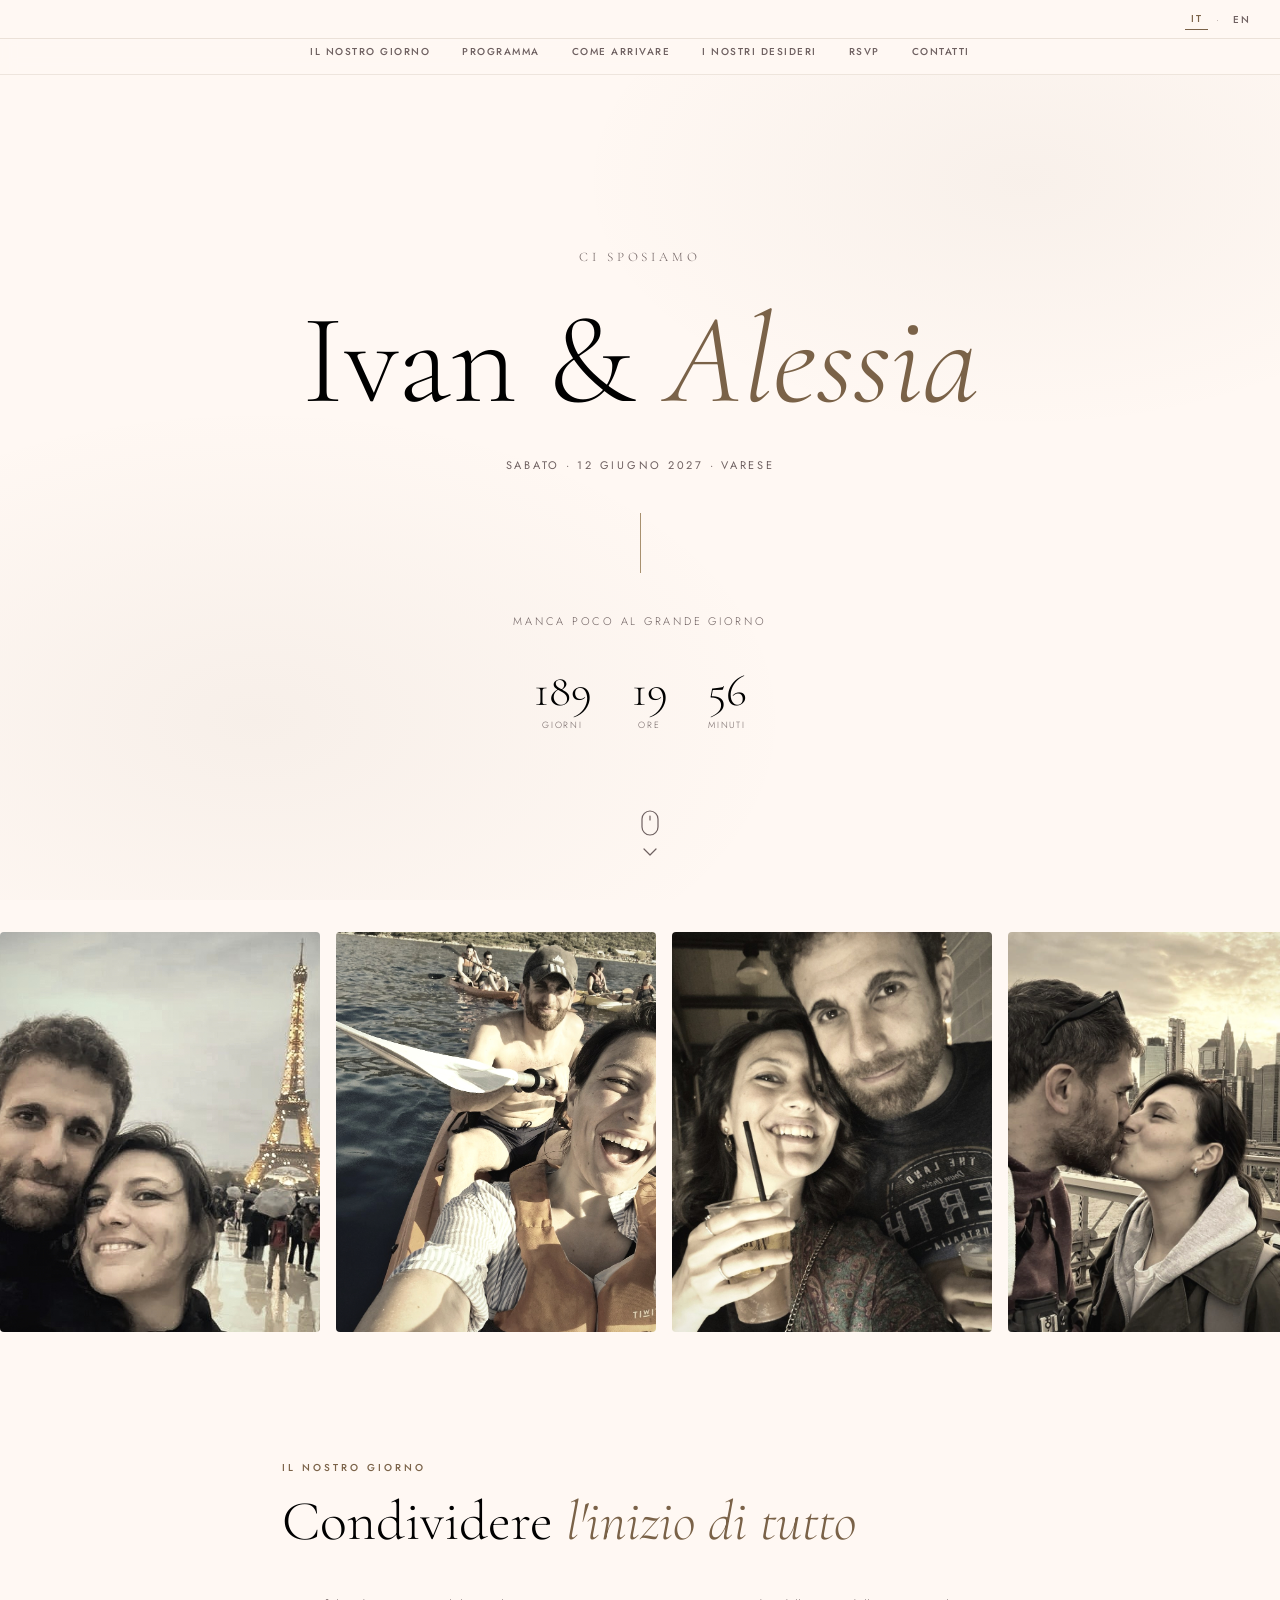
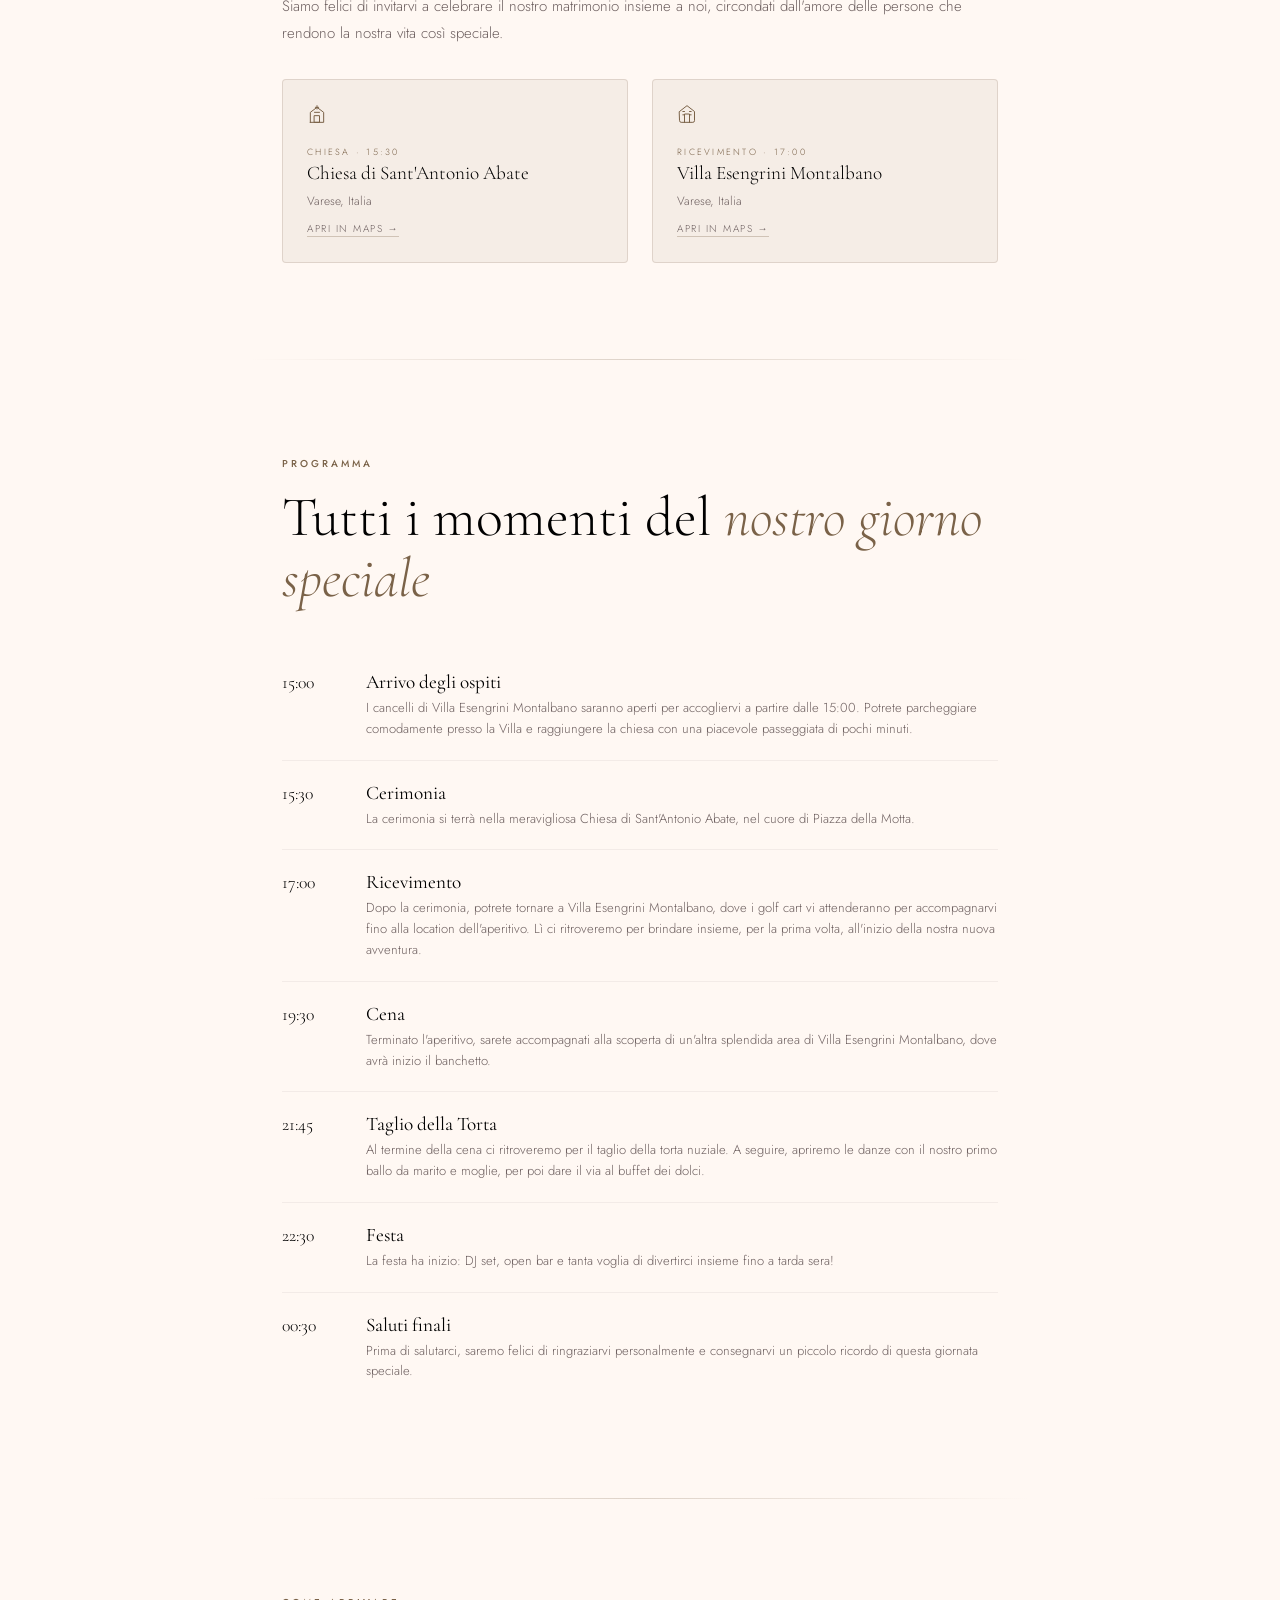
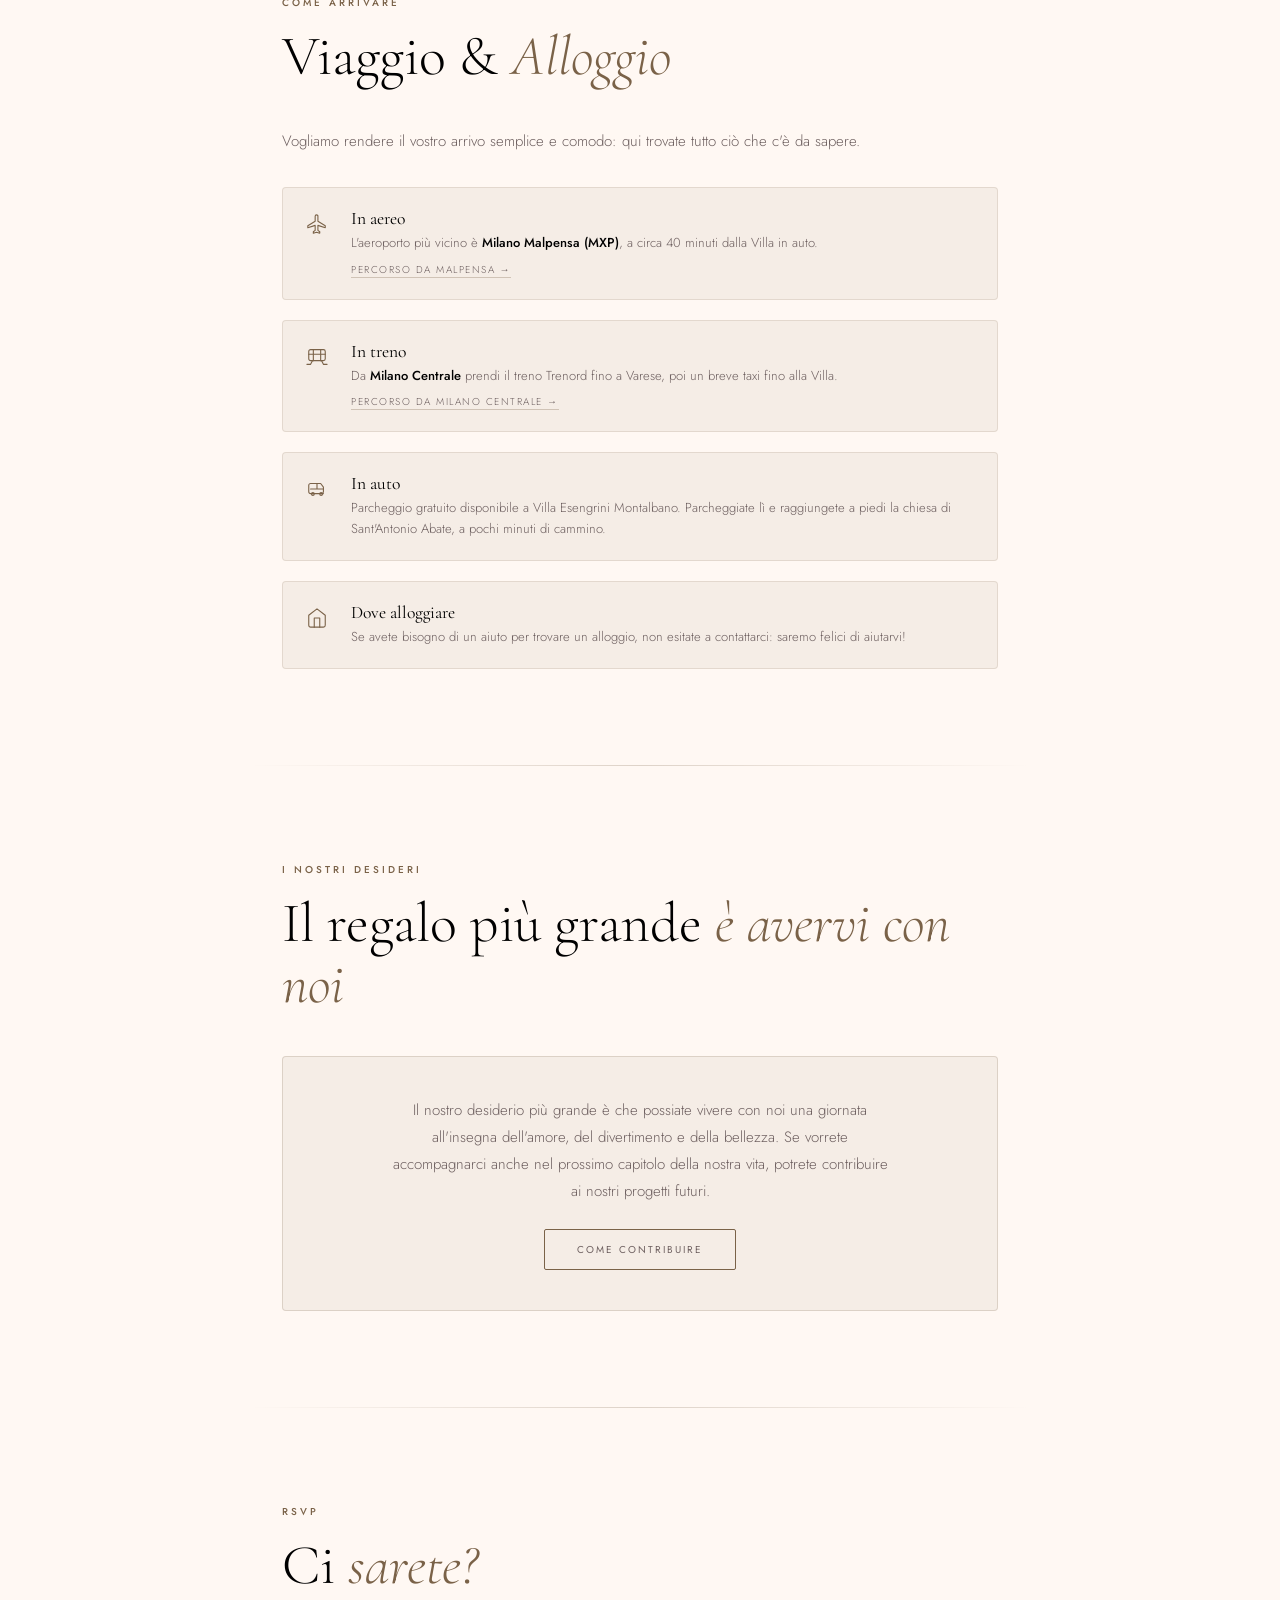
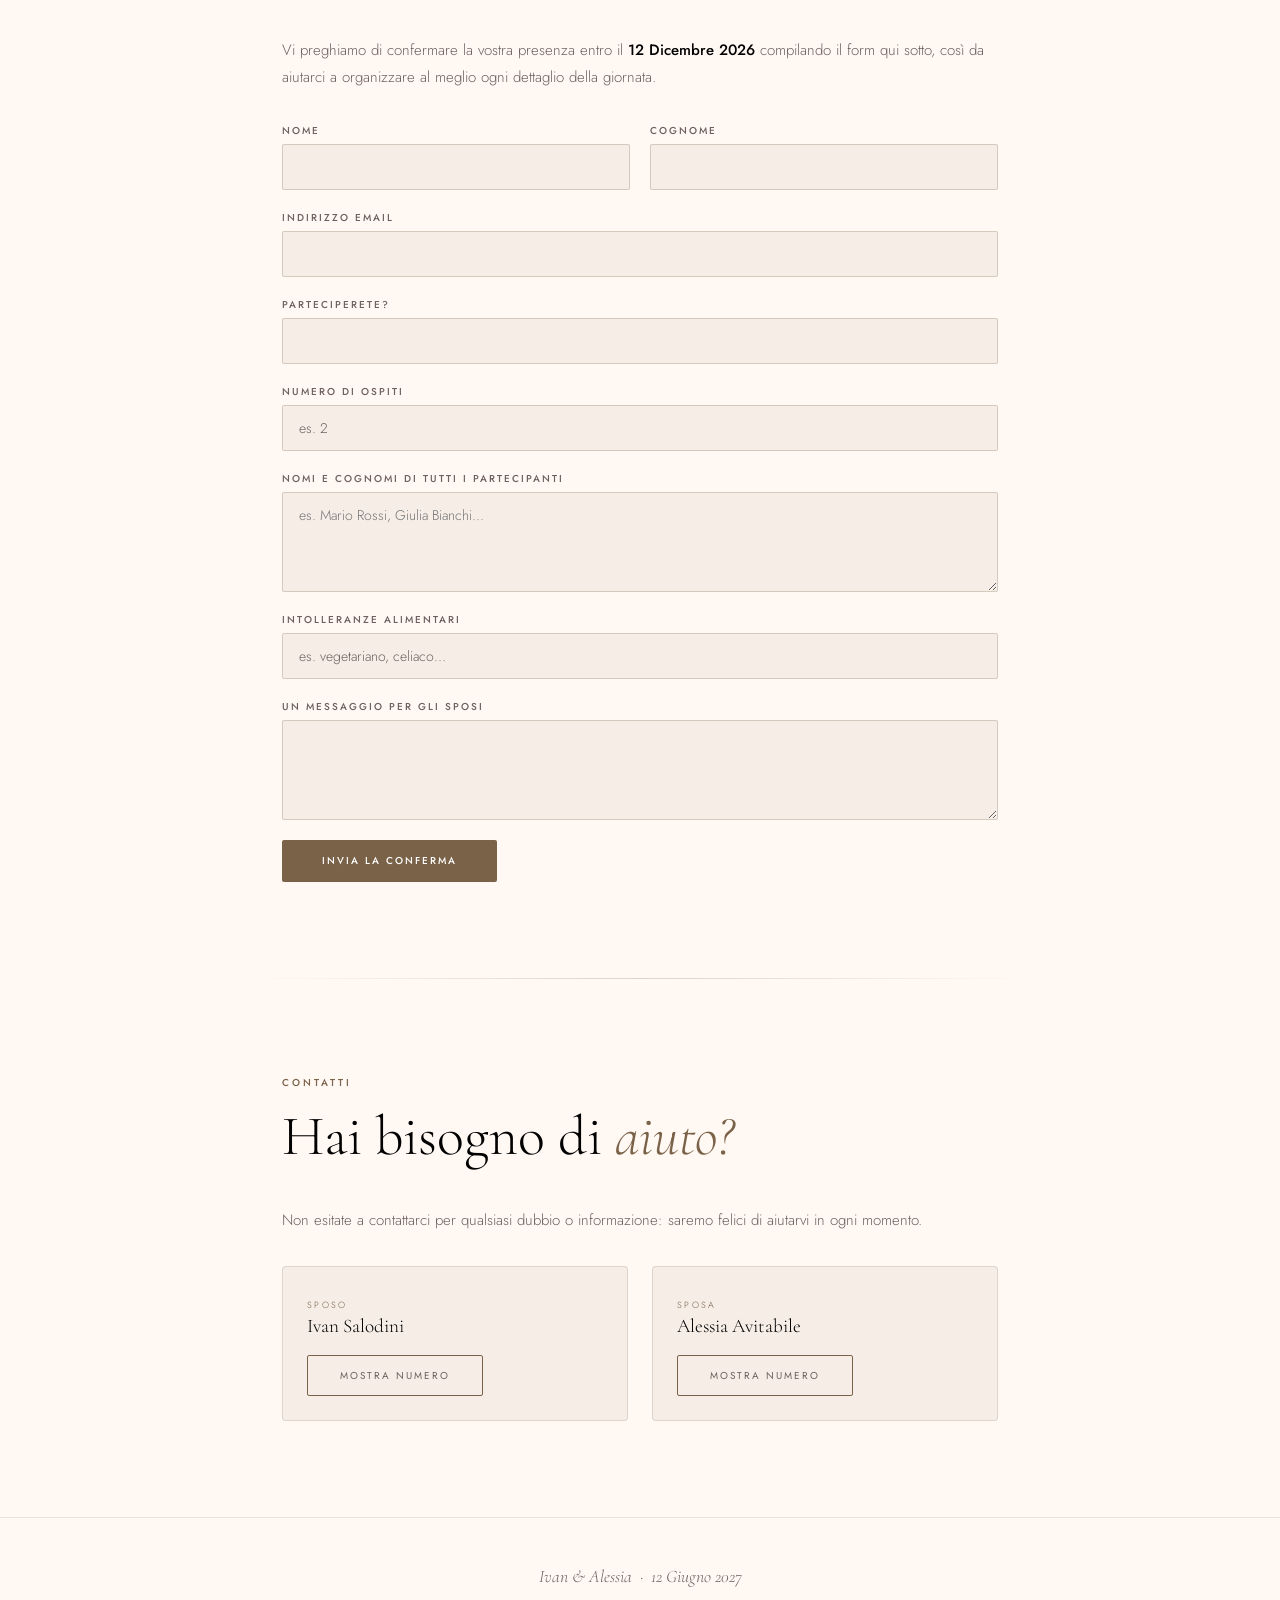
<file: index.html>
<!DOCTYPE html>
<html lang="it">
<head>
<meta charset="UTF-8">
<meta name="viewport" content="width=device-width, initial-scale=1.0">
<title>Ivan & Alessia — 12 Giugno 2027</title>
<link href="https://fonts.googleapis.com/css2?family=Cormorant+Garamond:ital,wght@0,300;0,400;1,300;1,400&family=Jost:wght@300;400;500&display=swap" rel="stylesheet">
<meta property="og:type" content="website">
<meta property="og:url" content="https://ivanalessia.com">
<meta property="og:image" content="https://ivanalessia.com/preview.jpeg">
<meta name="twitter:image" content="https://ivanalessia.com/preview.jpeg">
<meta property="og:title" content="Ivan & Alessia — 12 Giugno 2027">
<meta property="og:description" content="Vi aspettiamo a Varese il 12 Giugno 2027 per festeggiare assieme il nostro matrimonio. Visitate il nostro sito per tutti i dettagli.">
<meta name="twitter:card" content="summary">
<meta name="twitter:title" content="Ivan & Alessia — 12 Giugno 2027">
<meta name="twitter:description" content="Vi aspettiamo a Varese il 12 Giugno 2027 per festeggiare assieme il nostro matrimonio. Visitate il nostro sito per tutti i dettagli.">
<link rel="icon" type="image/svg+xml" href="favicon.svg">
<link rel="stylesheet" href="style.css">
</head>
<body>

<!-- LANG BAR -->
<div class="lang-bar">
  <button class="lang-btn active" id="btn-it" onclick="setLang('it')">IT</button>
  <span class="lang-sep">·</span>
  <button class="lang-btn" id="btn-en" onclick="setLang('en')">EN</button>
</div>

<!-- NAV -->
<nav>
  <a href="#ceremony"><span class="it">Il Nostro Giorno</span><span class="en">Our Special Day</span></a>
  <a href="#schedule"><span class="it">Programma</span><span class="en">Schedule</span></a>
  <a href="#travel"><span class="it">Come arrivare</span><span class="en">Getting there</span></a>
  <a href="#registry"><span class="it">I Nostri Desideri</span><span class="en">Our wishes</span></a>
  <a href="#rsvp">RSVP</a>
  <a href="#contacts"><span class="it">Contatti</span><span class="en">Contacts</span></a>
</nav>

<!-- HERO -->
<div class="hero">
  <div class="hero-ornament">
    <span class="it">Ci sposiamo</span><span class="en">We are getting married</span>
  </div>
  <h1>Ivan &amp; <em>Alessia</em></h1>
  <div class="hero-date">
    <span class="it">Sabato · 12 Giugno 2027 · Varese</span>
    <span class="en">Saturday · 12 June 2027 · Varese</span>
  </div>
  <div class="hero-divider"></div>
  <div class="countdown-intro">
    <span class="it">Manca poco al grande giorno</span>
    <span class="en">Days until the wedding</span>
  </div>
  <div class="countdown">
    <div class="countdown-item">
      <span class="countdown-num" id="cd-days">—</span>
      <span class="countdown-label"><span class="it">Giorni</span><span class="en">Days</span></span>
    </div>
    <div class="countdown-item">
      <span class="countdown-num" id="cd-hours">—</span>
      <span class="countdown-label"><span class="it">Ore</span><span class="en">Hours</span></span>
    </div>
    <div class="countdown-item">
      <span class="countdown-num" id="cd-mins">—</span>
      <span class="countdown-label"><span class="it">Minuti</span><span class="en">Minutes</span></span>
    </div>
  </div>
  <div class="scroll-indicator">
    <svg width="18" height="26" viewBox="0 0 18 26" fill="none" stroke="currentColor" stroke-width="1.2" stroke-linecap="round" stroke-linejoin="round" style="display:block;margin:0 auto 6px;">
      <rect x="1" y="1" width="16" height="24" rx="8"/>
      <line x1="9" y1="6" x2="9" y2="10"/>
    </svg>
    <svg width="20" height="20" viewBox="0 0 20 20" fill="none" stroke="currentColor" stroke-width="1.2" stroke-linecap="round" stroke-linejoin="round">
      <path d="M4 7l6 6 6-6"/>
    </svg>
  </div>
</div>

<!-- SLIDER -->
<div class="slider-wrap">
  <div class="slider-track">
    <div class="slider-item" style="background-image:url('slideshow/photo1.jpg')"></div>
    <div class="slider-item" style="background-image:url('slideshow/photo2.jpg')"></div>
    <div class="slider-item" style="background-image:url('slideshow/photo3.jpg')"></div>
    <div class="slider-item" style="background-image:url('slideshow/photo4.jpg')"></div>
    <div class="slider-item" style="background-image:url('slideshow/photo5.jpg')"></div>
    <div class="slider-item" style="background-image:url('slideshow/photo6.jpg')"></div>
    <div class="slider-item" style="background-image:url('slideshow/photo7.jpg')"></div>
    <div class="slider-item" style="background-image:url('slideshow/photo8.jpg')"></div>
    <div class="slider-item" style="background-image:url('slideshow/photo9.jpg')"></div>
    <div class="slider-item" style="background-image:url('slideshow/photo10.jpg')"></div>
    <div class="slider-item" style="background-image:url('slideshow/photo11.jpg')"></div>
    <div class="slider-item" style="background-image:url('slideshow/photo12.jpg')"></div>
    <div class="slider-item" style="background-image:url('slideshow/photo13.jpg')"></div>
    <div class="slider-item" style="background-image:url('slideshow/photo14.jpg')"></div>
    <div class="slider-item" style="background-image:url('slideshow/photo15.jpg')"></div>
    <div class="slider-item" style="background-image:url('slideshow/photo16.jpg')"></div>
    <div class="slider-item" style="background-image:url('slideshow/photo17.jpg')"></div>
    <div class="slider-item" style="background-image:url('slideshow/photo18.jpg')"></div>
    <div class="slider-item" style="background-image:url('slideshow/photo19.jpg')"></div>
    <div class="slider-item" style="background-image:url('slideshow/photo20.jpg')"></div>
    <div class="slider-item" style="background-image:url('slideshow/photo21.jpg')"></div>
    <div class="slider-item" style="background-image:url('slideshow/photo22.jpg')"></div>
    <div class="slider-item" style="background-image:url('slideshow/photo23.jpg')"></div>
    <div class="slider-item" style="background-image:url('slideshow/photo24.jpg')"></div>
    <div class="slider-item" style="background-image:url('slideshow/photo25.jpg')"></div>
    <div class="slider-item" style="background-image:url('slideshow/photo26.jpg')"></div>
    <div class="slider-item" style="background-image:url('slideshow/photo27.jpg')"></div>
    <div class="slider-item" style="background-image:url('slideshow/photo28.jpg')"></div>
    <div class="slider-item" style="background-image:url('slideshow/photo29.jpg')"></div>
    <div class="slider-item" style="background-image:url('slideshow/photo1.jpg')"></div>
    <div class="slider-item" style="background-image:url('slideshow/photo2.jpg')"></div>
    <div class="slider-item" style="background-image:url('slideshow/photo3.jpg')"></div>
    <div class="slider-item" style="background-image:url('slideshow/photo4.jpg')"></div>
    <div class="slider-item" style="background-image:url('slideshow/photo5.jpg')"></div>
    <div class="slider-item" style="background-image:url('slideshow/photo6.jpg')"></div>
    <div class="slider-item" style="background-image:url('slideshow/photo7.jpg')"></div>
    <div class="slider-item" style="background-image:url('slideshow/photo8.jpg')"></div>
    <div class="slider-item" style="background-image:url('slideshow/photo9.jpg')"></div>
    <div class="slider-item" style="background-image:url('slideshow/photo10.jpg')"></div>
    <div class="slider-item" style="background-image:url('slideshow/photo11.jpg')"></div>
    <div class="slider-item" style="background-image:url('slideshow/photo12.jpg')"></div>
    <div class="slider-item" style="background-image:url('slideshow/photo13.jpg')"></div>
    <div class="slider-item" style="background-image:url('slideshow/photo14.jpg')"></div>
    <div class="slider-item" style="background-image:url('slideshow/photo15.jpg')"></div>
    <div class="slider-item" style="background-image:url('slideshow/photo16.jpg')"></div>
    <div class="slider-item" style="background-image:url('slideshow/photo17.jpg')"></div>
    <div class="slider-item" style="background-image:url('slideshow/photo18.jpg')"></div>
    <div class="slider-item" style="background-image:url('slideshow/photo19.jpg')"></div>
    <div class="slider-item" style="background-image:url('slideshow/photo20.jpg')"></div>
    <div class="slider-item" style="background-image:url('slideshow/photo21.jpg')"></div>
    <div class="slider-item" style="background-image:url('slideshow/photo22.jpg')"></div>
    <div class="slider-item" style="background-image:url('slideshow/photo23.jpg')"></div>
    <div class="slider-item" style="background-image:url('slideshow/photo24.jpg')"></div>
    <div class="slider-item" style="background-image:url('slideshow/photo25.jpg')"></div>
    <div class="slider-item" style="background-image:url('slideshow/photo26.jpg')"></div>
    <div class="slider-item" style="background-image:url('slideshow/photo27.jpg')"></div>
    <div class="slider-item" style="background-image:url('slideshow/photo28.jpg')"></div>
    <div class="slider-item" style="background-image:url('slideshow/photo29.jpg')"></div>
  </div>
</div>
</div>
<!-- CEREMONY -->
<section id="ceremony">
  <div class="section-label it">Il Nostro Giorno</div>
  <div class="section-label en">Our Special Day</div>
  <h2 class="it">Condividere <em>l'inizio di tutto</em></h2>
  <h2 class="en">Sharing the <em>start of it all</em></h2>
  <p class="it">Siamo felici di invitarvi a celebrare il nostro matrimonio insieme a noi, circondati dall'amore delle persone che rendono la nostra vita così speciale.</p>
  <p class="en">We are delighted to invite you to celebrate our wedding with us, surrounded by the love of the people who make our lives so special.</p>

  <div class="details-grid" style="grid-template-columns: repeat(2, 1fr);">
    <!-- 1. CHURCH -->
    <div class="detail-card">
      <div class="detail-card-icon">
        <svg viewBox="0 0 24 24" fill="none" stroke="currentColor" stroke-width="1.2" stroke-linecap="round" stroke-linejoin="round" style="width:20px;height:20px;stroke:#7A6248;">
          <path d="M12 2v4M10 4h4"/>
          <path d="M4 22V10l8-6 8 6v12H4z"/>
          <rect x="9" y="14" width="6" height="8"/>
          <path d="M9 10h6"/>
        </svg>
      </div>
      <span class="detail-card-label it">Chiesa · 15:30</span>
      <span class="detail-card-label en">Church · 15:30</span>
      <div class="detail-card-value">Chiesa di Sant'Antonio Abate</div>
      <span class="detail-card-sub">
        <span class="it">Varese, Italia</span>
        <span class="en">Varese, Italy</span>
      </span>
      <a href="https://maps.app.goo.gl/4VHxfXzosDkDR2PS9" class="map-link" target="_blank">
        <span class="it">Apri in Maps →</span><span class="en">Open in Maps →</span>
      </a>
    </div>
    <!-- 2. VENUE -->
    <div class="detail-card">
      <div class="detail-card-icon">
        <svg viewBox="0 0 24 24" fill="none" stroke="currentColor" stroke-width="1.2" stroke-linecap="round" stroke-linejoin="round" style="width:20px;height:20px;stroke:#7A6248;">
          <path d="M3 9l9-7 9 7v11a2 2 0 0 1-2 2H5a2 2 0 0 1-2-2z"/>
          <path d="M9 22V12h6v10"/>
          <path d="M7 9h2M15 9h2M7 13h2M15 13h2"/>
        </svg>
      </div>
      <span class="detail-card-label it">Ricevimento · 17:00</span>
      <span class="detail-card-label en">Reception · 17:00</span>
      <div class="detail-card-value">Villa Esengrini Montalbano</div>
      <span class="detail-card-sub">
        <span class="it">Varese, Italia</span>
        <span class="en">Varese, Italy</span>
      </span>
      <a href="https://maps.app.goo.gl/q679ve2Z2m2urk7M8" class="map-link" target="_blank">
        <span class="it">Apri in Maps →</span><span class="en">Open in Maps →</span>
      </a>
    </div>
  </div>
</section>

<div class="divider"></div>

<!-- SCHEDULE -->
<section id="schedule">
  <div class="section-label it">Programma</div>
  <div class="section-label en">Schedule</div>
  <h2 class="it">Tutti i momenti del <em>nostro giorno speciale</em></h2>
  <h2 class="en">Every moment of <em>our special day</em></h2>
  <div class="schedule-list">
    <div class="schedule-item">
      <div class="sch-time">15:00</div>
      <div class="sch-content">
        <h3 class="it">Arrivo degli ospiti</h3>
        <h3 class="en">Guests arrive</h3>
        <p class="it">I cancelli di Villa Esengrini Montalbano saranno aperti per accogliervi a partire dalle 15:00. Potrete parcheggiare comodamente presso la Villa e raggiungere la chiesa con una piacevole passeggiata di pochi minuti.</p>
        <p class="en">The gates of Villa Esengrini Montalbano will open to welcome you starting from 3:00 PM. You will be able to park conveniently at the Villa and reach the church with a pleasant walk of just a few minutes.</p>
      </div>
    </div>
    <div class="schedule-item">
      <div class="sch-time">15:30</div>
      <div class="sch-content">
        <h3 class="it">Cerimonia</h3>
        <h3 class="en">Ceremony</h3>
        <p class="it">La cerimonia si terrà nella meravigliosa Chiesa di Sant'Antonio Abate, nel cuore di Piazza della Motta.</p>
        <p class="en">The ceremony will take place in the wonderful Church of Sant'Antonio Abate, in the heart of Piazza della Motta.</p>
      </div>
    </div>
    <div class="schedule-item">
      <div class="sch-time">17:00</div>
      <div class="sch-content">
        <h3 class="it">Ricevimento</h3>
        <h3 class="en">Reception</h3>
        <p class="it">Dopo la cerimonia, potrete tornare a Villa Esengrini Montalbano, dove i golf cart vi attenderanno per accompagnarvi fino alla location dell'aperitivo. Lì ci ritroveremo per brindare insieme, per la prima volta, all'inizio della nostra nuova avventura.</p>
        <p class="en">After the ceremony, you may return to Villa Esengrini Montalbano, where golf carts will be waiting to accompany you to the aperitif location. There, we will gather to raise a toast together, for the very first time, to the beginning of our new adventure.</p>
      </div>
    </div>
    <div class="schedule-item">
      <div class="sch-time">19:30</div>
      <div class="sch-content">
        <h3 class="it">Cena</h3>
        <h3 class="en">Dinner</h3>
        <p class="it">Terminato l'aperitivo, sarete accompagnati alla scoperta di un'altra splendida area di Villa Esengrini Montalbano, dove avrà inizio il banchetto.</p>
        <p class="en">Once the aperitif has concluded, you will be guided to discover another beautiful area of Villa Esengrini Montalbano, where the wedding dinner banquet will begin.</p>
      </div>
    </div>
    <div class="schedule-item">
      <div class="sch-time">21:45</div>
      <div class="sch-content">
        <h3 class="it">Taglio della Torta</h3>
        <h3 class="en">Wedding Cake</h3>
        <p class="it">Al termine della cena ci ritroveremo per il taglio della torta nuziale. A seguire, apriremo le danze con il nostro primo ballo da marito e moglie, per poi dare il via al buffet dei dolci.</p>
        <p class="en">At the end of the dinner, we will gather for the cutting of the wedding cake. We will then open the dance floor with our first dance as husband and wife, before launching the sweet buffet.</p>
      </div>
    </div>
    <div class="schedule-item">
      <div class="sch-time">22:30</div>
      <div class="sch-content">
        <h3 class="it">Festa</h3>
        <h3 class="en">Party</h3>
        <p class="it">La festa ha inizio: DJ set, open bar e tanta voglia di divertirci insieme fino a tarda sera!</p>
        <p class="en">The celebration begins: DJ set, open bar, and plenty of fun together late into the evening!</p>
      </div>
    </div>
    <div class="schedule-item">
      <div class="sch-time">00:30</div>
      <div class="sch-content">
        <h3 class="it">Saluti finali</h3>
        <h3 class="en">Farewell</h3>
        <p class="it">Prima di salutarci, saremo felici di ringraziarvi personalmente e consegnarvi un piccolo ricordo di questa giornata speciale.</p>
        <p class="en">Before saying goodbye, we will be delighted to thank you personally and offer you a small keepsake of this special day.</p>
      </div>
    </div>
  </div>
</section>

<div class="divider"></div>

<!-- TRAVEL -->
<section id="travel">
  <div class="section-label it">Come arrivare</div>
  <div class="section-label en">Getting there</div>
  <h2 class="it">Viaggio &amp; <em>Alloggio</em></h2>
  <h2 class="en">Travel &amp; <em>Accommodation</em></h2>
  <p class="it">Vogliamo rendere il vostro arrivo semplice e comodo: qui trovate tutto ciò che c'è da sapere.</p>
  <p class="en">We would like to make your arrival as simple and comfortable as possible: here you will find everything you need to know.</p>
  <div class="travel-list">

    <div class="travel-item">
      <div class="travel-icon">
        <svg viewBox="0 0 24 24"><path d="M21 16v-2l-8-5V3.5a1.5 1.5 0 0 0-3 0V9l-8 5v2l8-2.5V19l-2 1.5V22l3.5-1 3.5 1v-1.5L13 19v-5.5z"/></svg>
      </div>
      <div>
        <h3 class="it">In aereo</h3>
        <h3 class="en">By plane</h3>
        <p class="it">L'aeroporto più vicino è <strong>Milano Malpensa (MXP)</strong>, a circa 40 minuti dalla Villa in auto.</p>
        <p class="en">The nearest airport is <strong>Milan Malpensa (MXP)</strong>, about 40 minutes from the Villa by car.</p>
        <a href="https://maps.app.goo.gl/tZxUDUaMHaRAKmfB8" class="map-link" target="_blank" style="margin-top:8px; display:inline-block;">
          <span class="it">Percorso da Malpensa →</span><span class="en">Route from Malpensa →</span>
        </a>
      </div>
    </div>

    <div class="travel-item">
      <div class="travel-icon">
        <svg viewBox="0 0 24 24"><rect x="3" y="4" width="18" height="12" rx="2"/><path d="M3 9h18M8 4v12M16 4v12M1 20h4M19 20h4M5 20l2-4M19 20l-2-4"/></svg>
      </div>
      <div>
        <h3 class="it">In treno</h3>
        <h3 class="en">By train</h3>
        <p class="it">Da <strong>Milano Centrale</strong> prendi il treno Trenord fino a Varese, poi un breve taxi fino alla Villa.</p>
        <p class="en">From <strong>Milano Centrale</strong> take the Trenord train to Varese, then a short taxi to the Villa.</p>
        <a href="https://maps.app.goo.gl/u4GWVVwmVqoYqdpRA" class="map-link" target="_blank" style="margin-top:8px; display:inline-block;">
          <span class="it">Percorso da Milano Centrale →</span><span class="en">Route from Milano Centrale →</span>
        </a>
      </div>
    </div>

    <div class="travel-item">
      <div class="travel-icon">
        <svg viewBox="0 0 24 24"><path d="M19 17H5a2 2 0 0 1-2-2V8a2 2 0 0 1 2-2h11l3 4v5a2 2 0 0 1-2 2z"/><circle cx="7.5" cy="17.5" r="1.5"/><circle cx="16.5" cy="17.5" r="1.5"/><path d="M5 12h14M12 6v6"/></svg>
      </div>
      <div>
        <h3 class="it">In auto</h3>
        <h3 class="en">By car</h3>
        <p class="it">Parcheggio gratuito disponibile a Villa Esengrini Montalbano. Parcheggiate lì e raggiungete a piedi la chiesa di Sant'Antonio Abate, a pochi minuti di cammino.</p>
        <p class="en">Free parking is available at Villa Esengrini Montalbano. Park there and walk to the church of Sant'Antonio Abate — just a few minutes on foot.</p>
      </div>
    </div>

    <div class="travel-item">
      <div class="travel-icon">
        <svg viewBox="0 0 24 24"><path d="M3 9l9-7 9 7v11a2 2 0 0 1-2 2H5a2 2 0 0 1-2-2z"/><polyline points="9 22 9 12 15 12 15 22"/></svg>
      </div>
      <div>
        <h3 class="it">Dove alloggiare</h3>
        <h3 class="en">Where to stay</h3>
        <p class="it">Se avete bisogno di un aiuto per trovare un alloggio, non esitate a contattarci: saremo felici di aiutarvi!</p>
        <p class="en">If you need any help finding accommodation, please don't hesitate to contact us — we'll be happy to help!</p>
      </div>
    </div>

  </div>
</section>

<div class="divider"></div>

<!-- REGISTRY -->
<section id="registry">
  <div class="section-label it">I Nostri Desideri</div>
  <div class="section-label en">Our wishes</div>
  <h2 class="it">Il regalo più grande <em>è avervi con noi</em></h2>
  <h2 class="en">The greatest gift is <em>having you by our side</em></h2>
  <div class="registry-box">
    <p class="it">Il nostro desiderio più grande è che possiate vivere con noi una giornata all'insegna dell'amore, del divertimento e della bellezza. Se vorrete accompagnarci anche nel prossimo capitolo della nostra vita, potrete contribuire ai nostri progetti futuri.</p>
    <p class="en">Our greatest wish is for you to share with us a day filled with love, joy, and beauty. If you would also like to accompany us in the next chapter of our lives, you may contribute to our future plans.</p>
    <button class="iban-reveal-btn" onclick="revealIban()" id="ibanBtn">
      <span class="it">Come contribuire</span><span class="en">How to contribute</span>
    </button>
    <div class="iban-display" id="ibanDisplay">
      <span class="iban-label">IBAN</span>
      <div class="iban-number" id="ibanNumber">IT13T0366901600580983344068</div>
      <button class="iban-copy" onclick="copyIban()">
        <span class="it" id="copyLabel-it">Copia →</span>
        <span class="en" id="copyLabel-en">Copy →</span>
      </button>
      <div style="margin-top:12px; font-size:12px; color:var(--mid);">
        <span class="it">Intestato a: <strong>Maria Alessia Avitabile &amp; Ivan Salodini</strong></span>
        <span class="en">Account holder: <strong>Maria Alessia Avitabile &amp; Ivan Salodini</strong></span>
      </div>
    </div>
  </div>
</section>

<div class="divider"></div>

<!-- RSVP -->
<section id="rsvp">
  <div class="section-label it">RSVP</div>
  <div class="section-label en">RSVP</div>
  <h2 class="it">Ci <em>sarete?</em></h2>
  <h2 class="en">Will you <em>join us?</em></h2>
  <p class="it">Vi preghiamo di confermare la vostra presenza entro il <strong>12 Dicembre 2026</strong> compilando il form qui sotto, così da aiutarci a organizzare al meglio ogni dettaglio della giornata.</p>
  <p class="en">Please confirm your attendance by <strong>December 12th, 2026</strong>, by filling out the form below, so that you can help us organize every detail of the day in the best possible way.</p>

  <form class="rsvp-form" id="rsvpForm" onsubmit="handleRSVP(event)">
    <div class="form-row">
      <div class="form-group">
        <label><span class="it">Nome</span><span class="en">First name</span></label>
        <input type="text" name="fname" required>
      </div>
      <div class="form-group">
        <label><span class="it">Cognome</span><span class="en">Last name</span></label>
        <input type="text" name="lname" required>
      </div>
    </div>
    <div class="form-group">
      <label><span class="it">Indirizzo email</span><span class="en">Email address</span></label>
      <input type="email" name="email" required>
    </div>
    <div class="form-group">
      <label><span class="it">Parteciperete?</span><span class="en">Are you attending?</span></label>
      <select name="attending" id="select-attending" required>
        <option value=""></option>
        <option value="yes">Sì, ci saremo!</option>
        <option value="no">Purtroppo non possiamo</option>
      </select>
    </div>
    <div class="form-group">
      <label><span class="it">Numero di ospiti</span><span class="en">Number of guests</span></label>
      <input type="number" name="guests" id="select-guests" min="1" max="20" placeholder="es. 2">
    </div>
    <div class="form-group">
      <label>
        <span class="it">Nomi e cognomi di tutti i partecipanti</span>
        <span class="en">Full names of all attendees</span>
      </label>
      <textarea name="attendees" placeholder="es. Mario Rossi, Giulia Bianchi…"></textarea>
    </div>
    <div class="form-group">
      <label><span class="it">Intolleranze alimentari</span><span class="en">Dietary requirements</span></label>
      <input type="text" name="dietary" placeholder="es. vegetariano, celiaco…">
    </div>
    <div class="form-group">
      <label><span class="it">Un messaggio per gli sposi</span><span class="en">A message for the couple</span></label>
      <textarea name="message"></textarea>
    </div>
    <button type="submit" class="submit-btn">
      <span class="it">Invia la conferma</span><span class="en">Send my RSVP</span>
    </button>
  </form>
  <div class="form-success" id="formSuccess">
    <span class="it">Grazie! Abbiamo ricevuto la vostra conferma — non vediamo l'ora di festeggiare insieme.</span>
    <span class="en">Thank you! We've received your RSVP and we can't wait to celebrate with you.</span>
  </div>
</section>

<div class="divider"></div>

<!-- CONTACTS -->
<section id="contacts">
  <div class="section-label it">Contatti</div>
  <div class="section-label en">Contacts</div>
  <h2 class="it">Hai bisogno di <em>aiuto?</em></h2>
  <h2 class="en">Need to get in <em>touch?</em></h2>
  <p class="it">Non esitate a contattarci per qualsiasi dubbio o informazione: saremo felici di aiutarvi in ogni momento.</p>
  <p class="en">Please do not hesitate to contact us should you have any questions or need any information — we will be delighted to help you at any time.</p>

  <div class="details-grid" style="grid-template-columns: repeat(2, 1fr);">

    <div class="detail-card">
      <span class="detail-card-label it">Sposo</span>
      <span class="detail-card-label en">Groom</span>
      <div class="detail-card-value">Ivan Salodini</div>
      <button class="iban-reveal-btn" onclick="revealContact('ivan')" id="ivanBtn" style="margin-top:1rem;">
        <span class="it">Mostra numero</span><span class="en">Show number</span>
      </button>
      <div class="iban-display" id="ivanDisplay">
        <span class="iban-label it">Cellulare</span>
        <span class="iban-label en">Mobile</span>
        <div class="iban-number">+39 346 078 4647</div>
        <a href="tel:+393460784647" class="map-link" style="margin-top:8px; display:inline-block;">
          <span class="it">Chiama →</span><span class="en">Call →</span>
        </a>
        <a href="https://wa.me/393460784647" class="whatsapp-link" target="_blank" style="margin-top:10px; display:block;">
          <svg viewBox="0 0 24 24" fill="currentColor" style="width:14px;height:14px;vertical-align:-2px;margin-right:4px;"><path d="M17.472 14.382c-.297-.149-1.758-.867-2.03-.967-.273-.099-.471-.148-.67.15-.197.297-.767.966-.94 1.164-.173.199-.347.223-.644.075-.297-.15-1.255-.463-2.39-1.475-.883-.788-1.48-1.761-1.653-2.059-.173-.297-.018-.458.13-.606.134-.133.298-.347.446-.52.149-.174.198-.298.298-.497.099-.198.05-.371-.025-.52-.075-.149-.669-1.612-.916-2.207-.242-.579-.487-.5-.669-.51-.173-.008-.371-.01-.57-.01-.198 0-.52.074-.792.372-.272.297-1.04 1.016-1.04 2.479 0 1.462 1.065 2.875 1.213 3.074.149.198 2.096 3.2 5.077 4.487.709.306 1.262.489 1.694.625.712.227 1.36.195 1.871.118.571-.085 1.758-.719 2.006-1.413.248-.694.248-1.289.173-1.413-.074-.124-.272-.198-.57-.347z"/><path d="M12 0C5.373 0 0 5.373 0 12c0 2.117.554 4.103 1.523 5.824L.057 23.882a.5.5 0 0 0 .614.635l6.284-1.637A11.945 11.945 0 0 0 12 24c6.627 0 12-5.373 12-12S18.627 0 12 0zm0 22a9.944 9.944 0 0 1-5.127-1.424l-.364-.214-3.733.973.998-3.642-.236-.374A9.944 9.944 0 0 1 2 12C2 6.477 6.477 2 12 2s10 4.477 10 10-4.477 10-10 10z"/></svg>
          <span class="it">WhatsApp →</span><span class="en">WhatsApp →</span>
        </a>
      </div>
    </div>

    <div class="detail-card">
      <span class="detail-card-label it">Sposa</span>
      <span class="detail-card-label en">Bride</span>
      <div class="detail-card-value">Alessia Avitabile</div>
      <button class="iban-reveal-btn" onclick="revealContact('alessia')" id="alessiaBtn" style="margin-top:1rem;">
        <span class="it">Mostra numero</span><span class="en">Show number</span>
      </button>
      <div class="iban-display" id="alessiaDisplay">
        <span class="iban-label it">Cellulare</span>
        <span class="iban-label en">Mobile</span>
        <div class="iban-number">+39 339 225 6459</div>
        <a href="tel:+393392256459" class="map-link" style="margin-top:8px; display:inline-block;">
          <span class="it">Chiama →</span><span class="en">Call →</span>
        </a>
        <a href="https://wa.me/393392256459" class="whatsapp-link" target="_blank" style="margin-top:10px; display:block;">
          <svg viewBox="0 0 24 24" fill="currentColor" style="width:14px;height:14px;vertical-align:-2px;margin-right:4px;"><path d="M17.472 14.382c-.297-.149-1.758-.867-2.03-.967-.273-.099-.471-.148-.67.15-.197.297-.767.966-.94 1.164-.173.199-.347.223-.644.075-.297-.15-1.255-.463-2.39-1.475-.883-.788-1.48-1.761-1.653-2.059-.173-.297-.018-.458.13-.606.134-.133.298-.347.446-.52.149-.174.198-.298.298-.497.099-.198.05-.371-.025-.52-.075-.149-.669-1.612-.916-2.207-.242-.579-.487-.5-.669-.51-.173-.008-.371-.01-.57-.01-.198 0-.52.074-.792.372-.272.297-1.04 1.016-1.04 2.479 0 1.462 1.065 2.875 1.213 3.074.149.198 2.096 3.2 5.077 4.487.709.306 1.262.489 1.694.625.712.227 1.36.195 1.871.118.571-.085 1.758-.719 2.006-1.413.248-.694.248-1.289.173-1.413-.074-.124-.272-.198-.57-.347z"/><path d="M12 0C5.373 0 0 5.373 0 12c0 2.117.554 4.103 1.523 5.824L.057 23.882a.5.5 0 0 0 .614.635l6.284-1.637A11.945 11.945 0 0 0 12 24c6.627 0 12-5.373 12-12S18.627 0 12 0zm0 22a9.944 9.944 0 0 1-5.127-1.424l-.364-.214-3.733.973.998-3.642-.236-.374A9.944 9.944 0 0 1 2 12C2 6.477 6.477 2 12 2s10 4.477 10 10-4.477 10-10 10z"/></svg>
          <span class="it">WhatsApp →</span><span class="en">WhatsApp →</span>
        </a>
      </div>
    </div>

  </div>
</section>

<footer>
  Ivan &amp; Alessia &nbsp;·&nbsp; 12 <span class="it">Giugno</span><span class="en">June</span> 2027
</footer>

<button class="back-to-top" id="backToTop" onclick="window.scrollTo({top:0,behavior:'smooth'})" aria-label="Back to top">
  <svg width="16" height="16" viewBox="0 0 16 16" fill="none" stroke="currentColor" stroke-width="1.5" stroke-linecap="round" stroke-linejoin="round">
    <path d="M3 10l5-5 5 5"/>
  </svg>
</button>

<script src="script.js"></script>
</body>
</html>
</file>
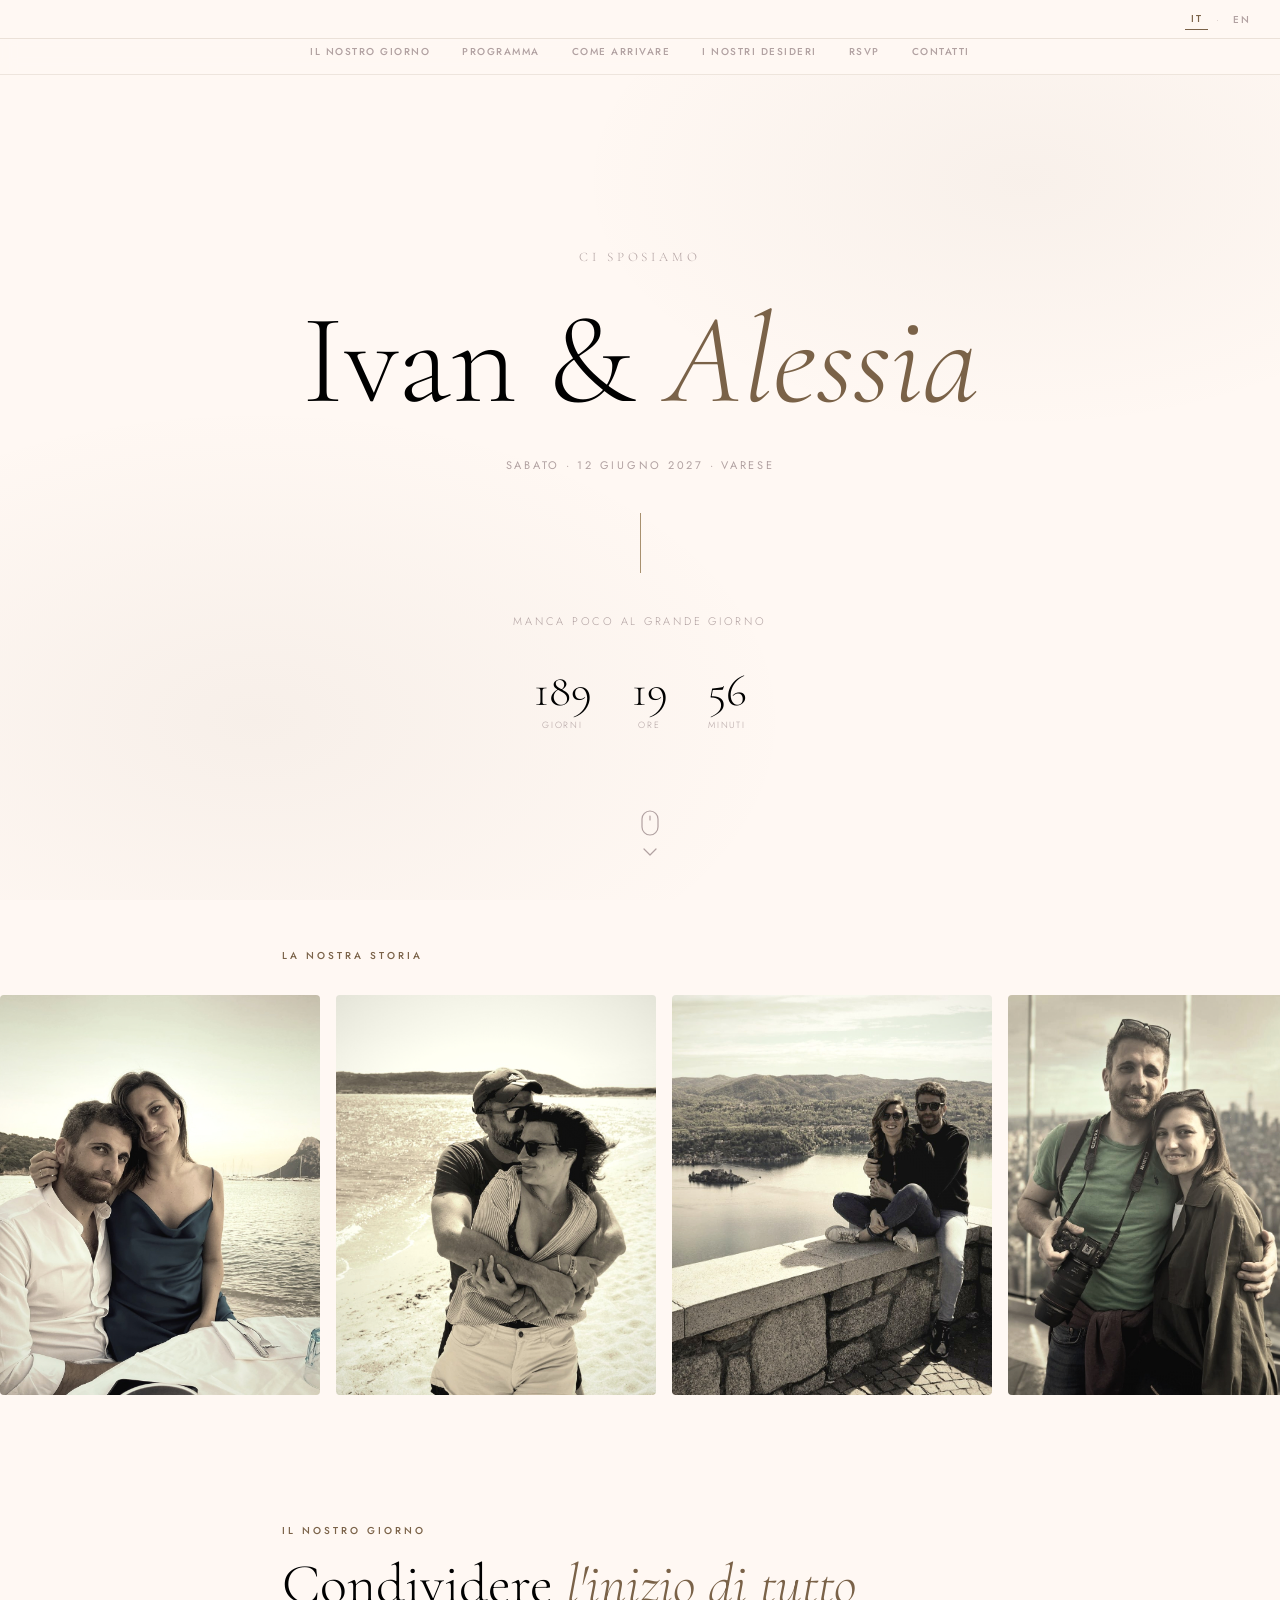
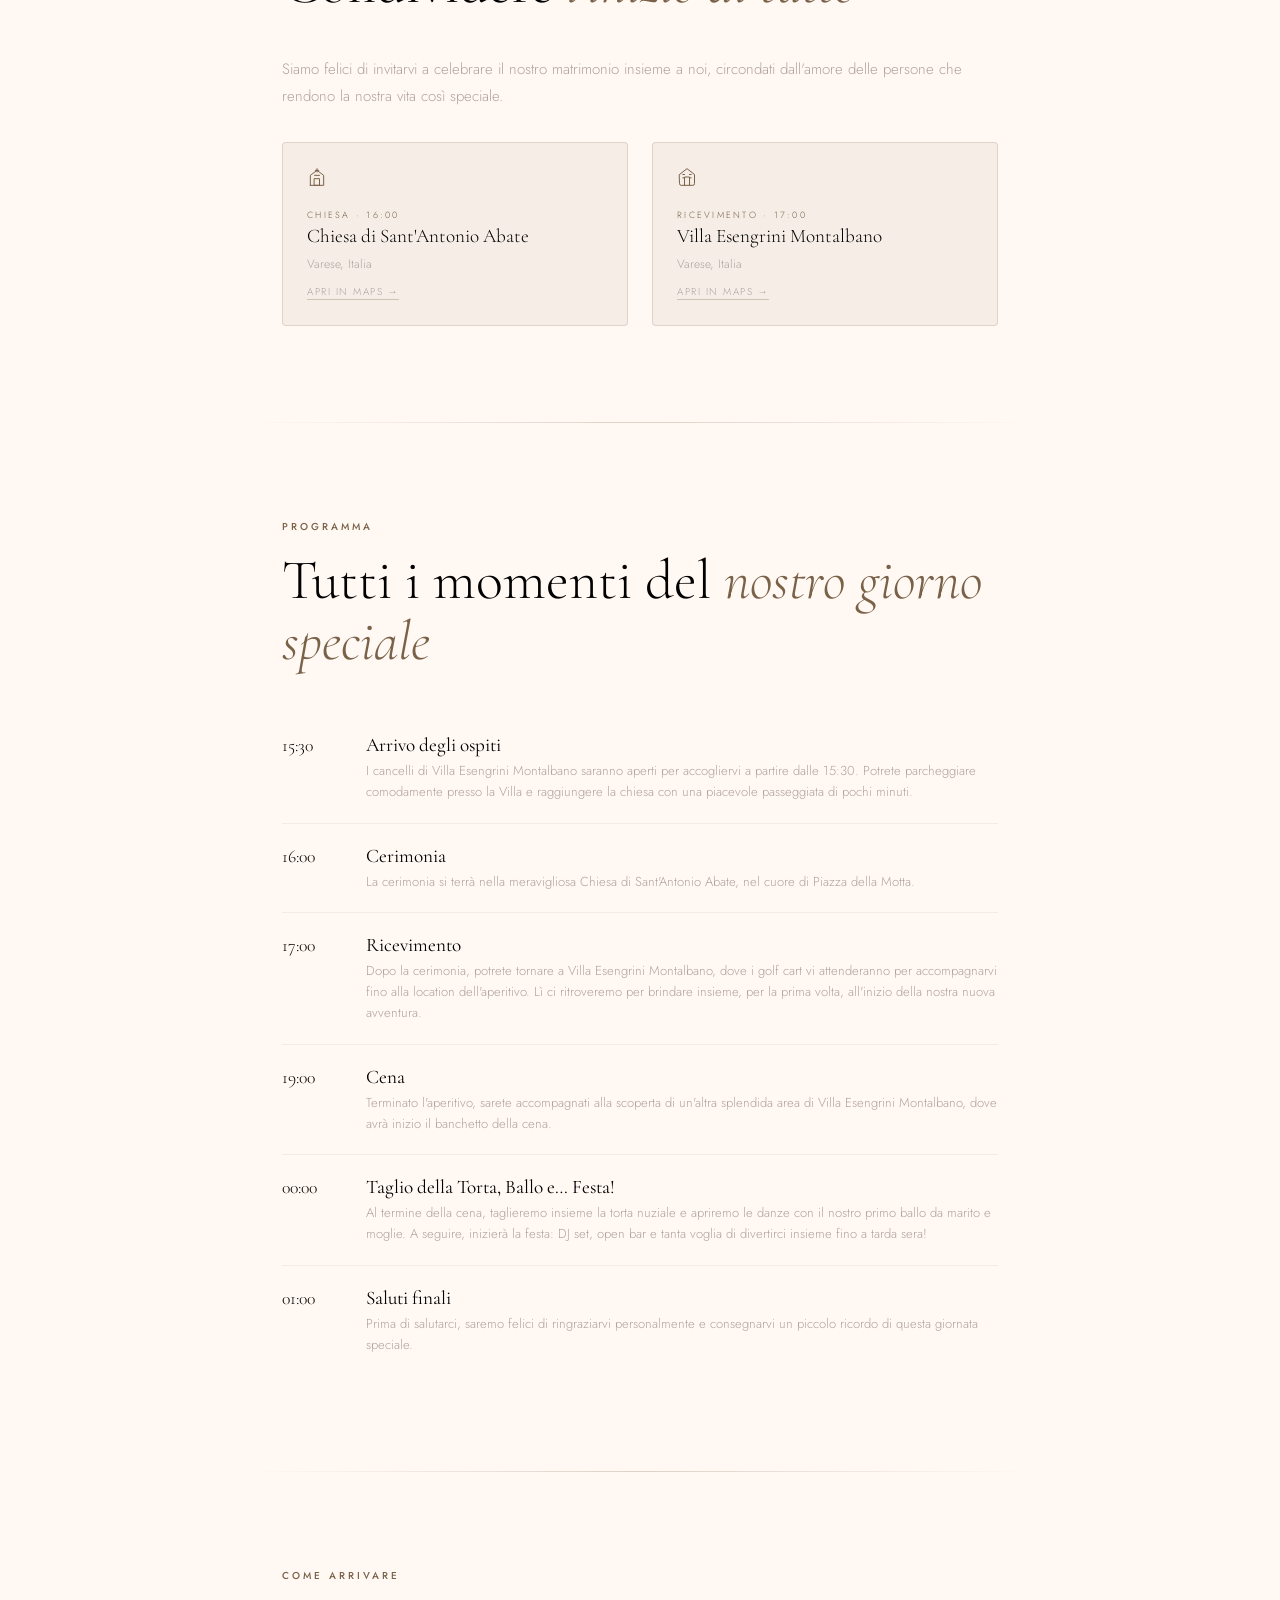
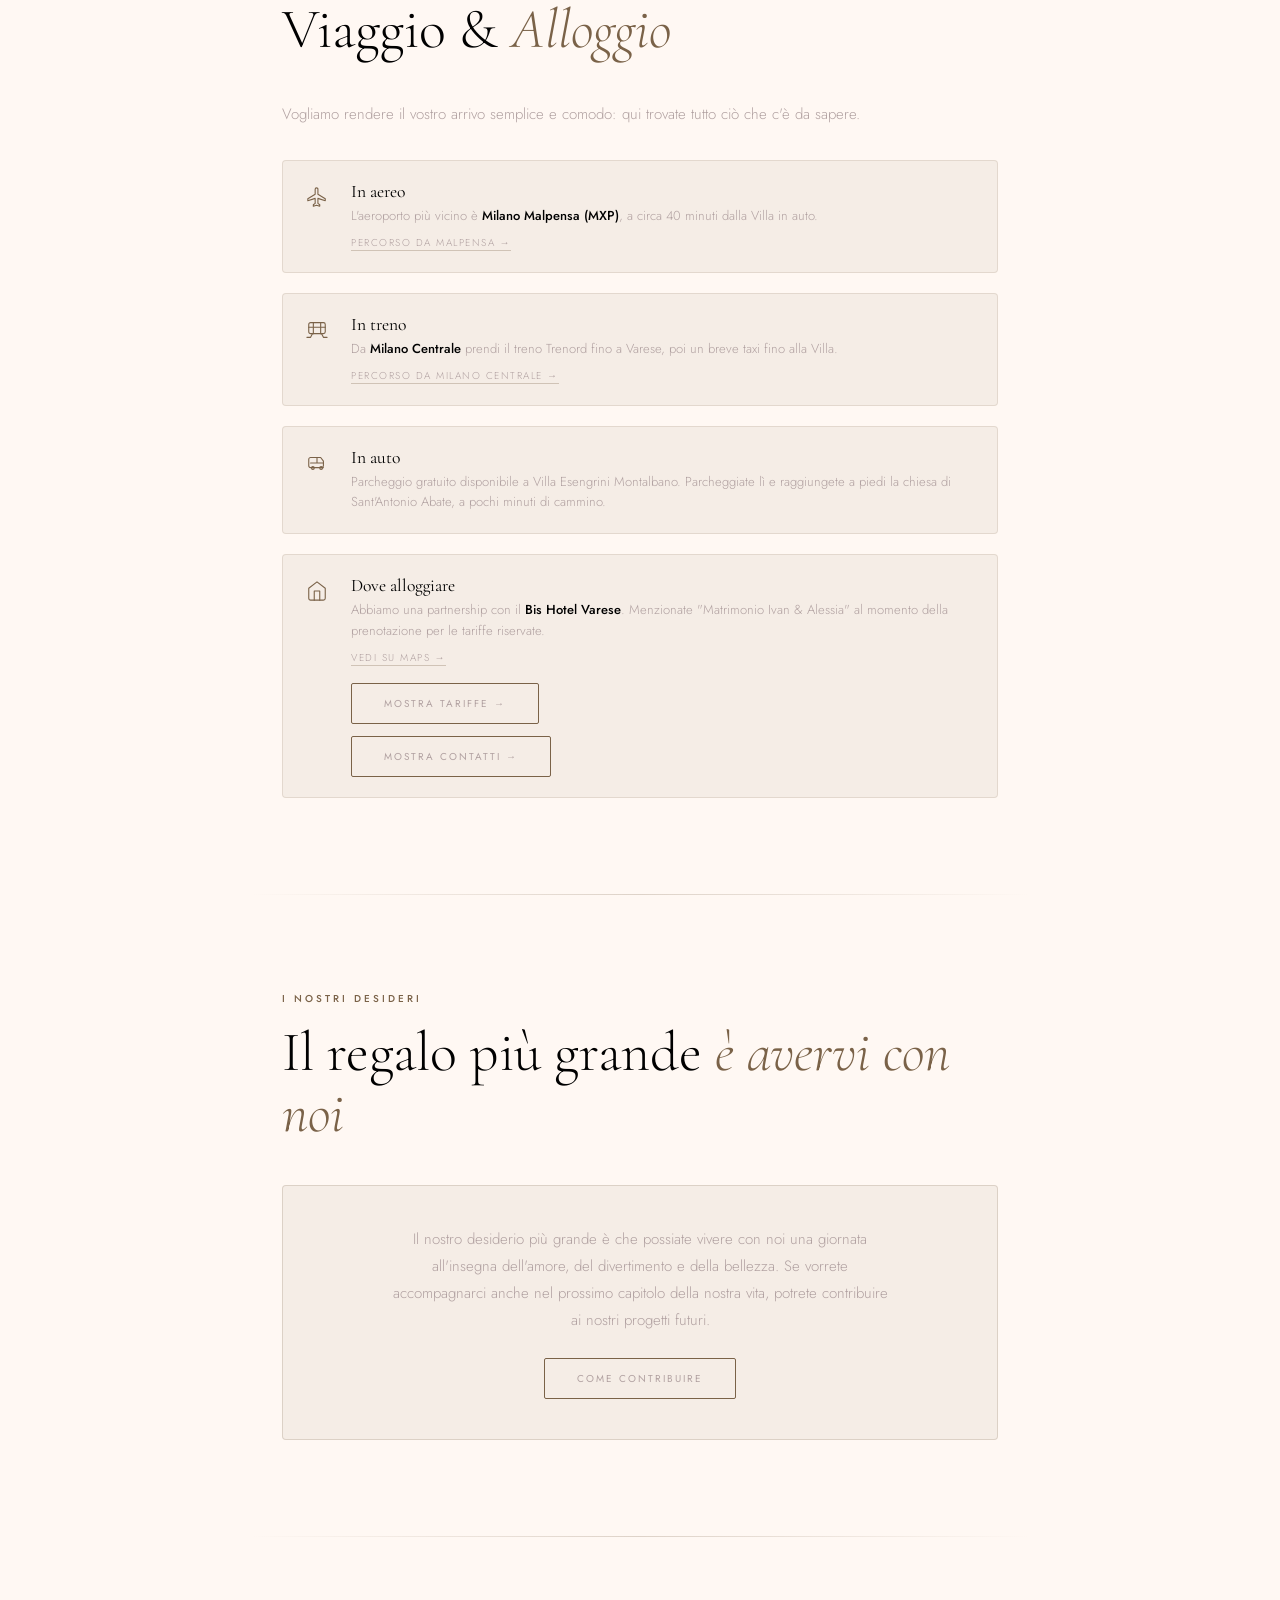
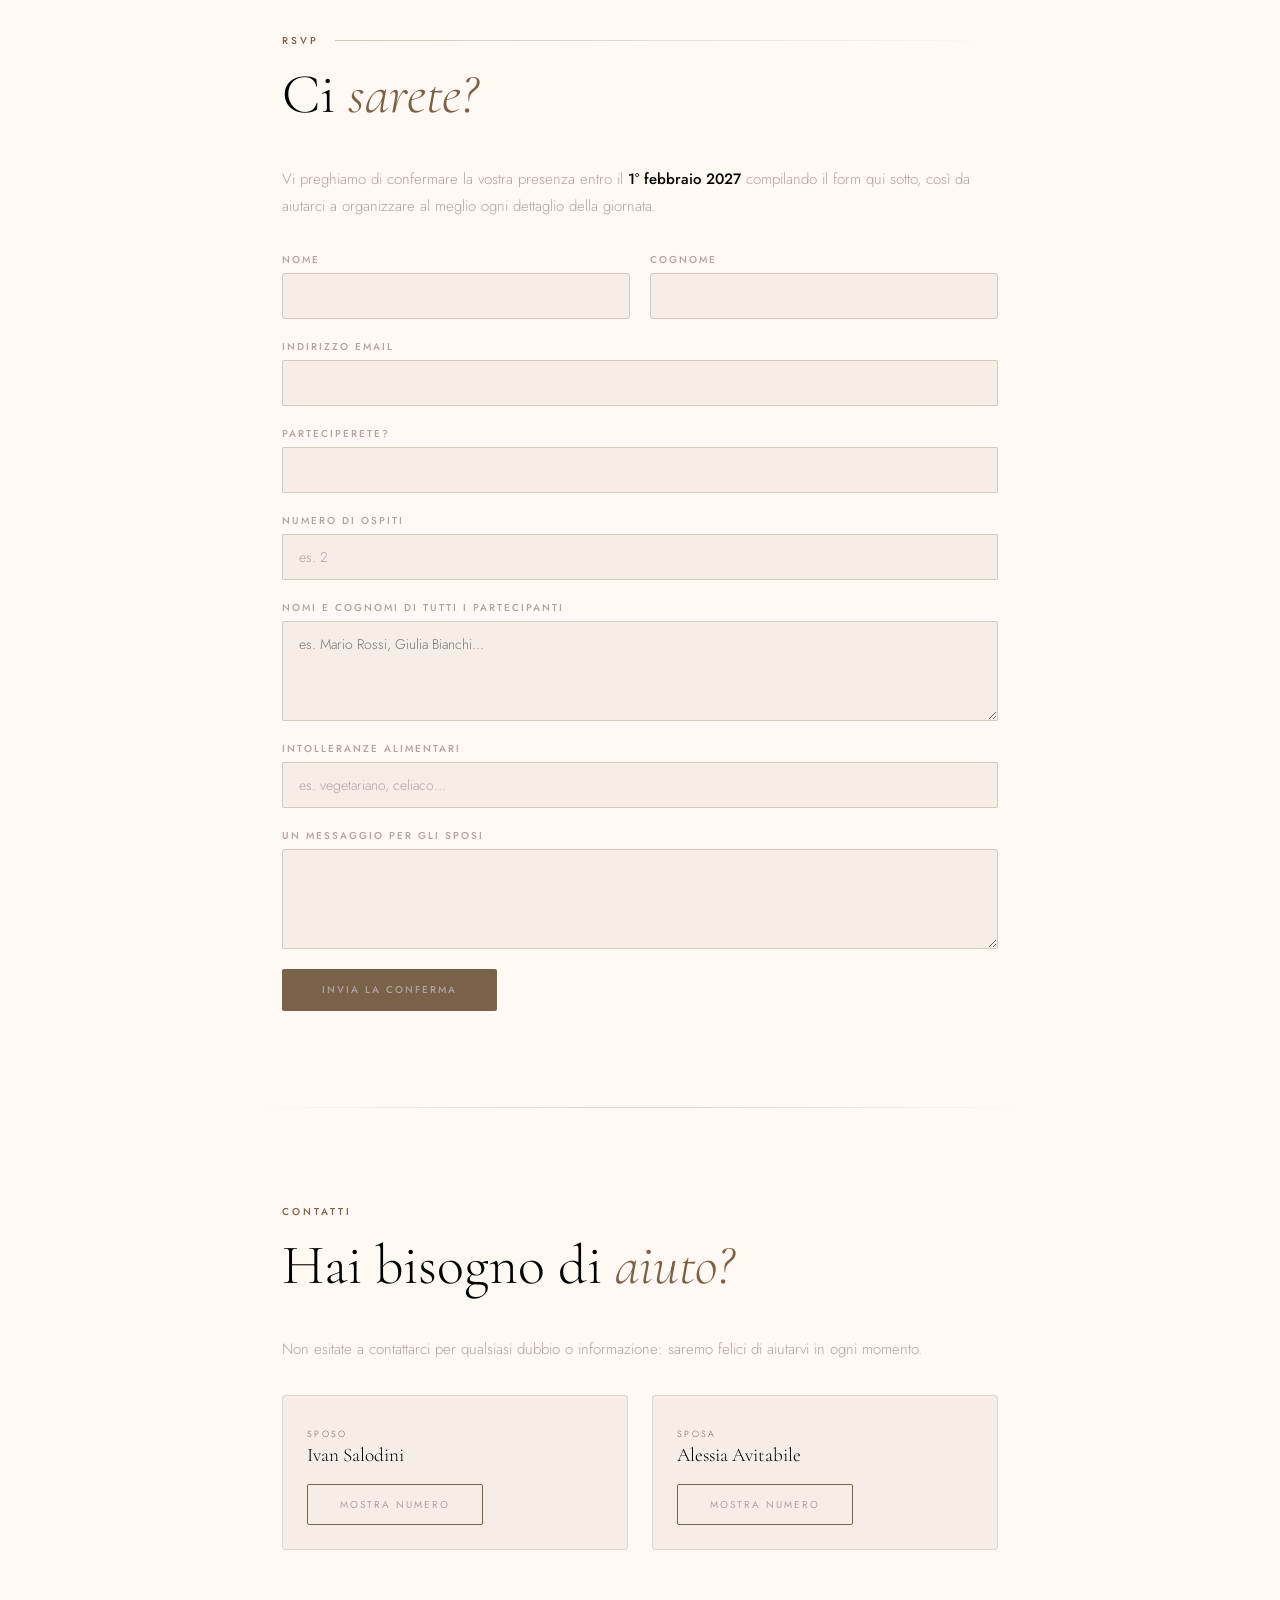
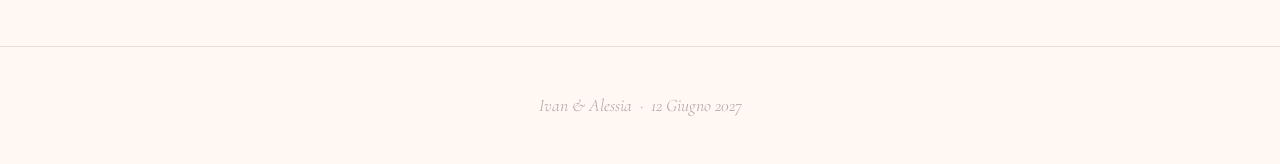
<file: _backup 2026.05.23/index.html>
<!DOCTYPE html>
<html lang="it">
<head>
<meta charset="UTF-8">
<meta name="viewport" content="width=device-width, initial-scale=1.0">
<title>Ivan & Alessia — 12 Giugno 2027</title>
<link href="https://fonts.googleapis.com/css2?family=Cormorant+Garamond:ital,wght@0,300;0,400;1,300;1,400&family=Jost:wght@300;400;500&display=swap" rel="stylesheet">
<meta property="og:type" content="website">
<meta property="og:url" content="https://ivanalessia.com">
<meta property="og:image" content="https://ivanalessia.com/preview.jpeg">
<meta name="twitter:image" content="https://ivanalessia.com/preview.jpeg">
<meta property="og:title" content="Ivan & Alessia — 12 Giugno 2027">
<meta property="og:description" content="Vi aspettiamo a Varese il 12 Giugno 2027 per festeggiare assieme il nostro matrimonio. Visitate il nostro sito per tutti i dettagli.">
<meta name="twitter:card" content="summary">
<meta name="twitter:title" content="Ivan & Alessia — 12 Giugno 2027">
<meta name="twitter:description" content="Vi aspettiamo a Varese il 12 Giugno 2027 per festeggiare assieme il nostro matrimonio. Visitate il nostro sito per tutti i dettagli.">
<link rel="icon" type="image/svg+xml" href="favicon.svg">
<link rel="stylesheet" href="style.css">
</head>
<body>

<!-- LANG BAR -->
<div class="lang-bar">
  <button class="lang-btn active" id="btn-it" onclick="setLang('it')">IT</button>
  <span class="lang-sep">·</span>
  <button class="lang-btn" id="btn-en" onclick="setLang('en')">EN</button>
</div>

<!-- NAV -->
<nav>
  <a href="#ceremony"><span class="it">Il Nostro Giorno</span><span class="en">Our Special Day</span></a>
  <a href="#schedule"><span class="it">Programma</span><span class="en">Schedule</span></a>
  <a href="#travel"><span class="it">Come arrivare</span><span class="en">Getting there</span></a>
  <a href="#registry"><span class="it">I Nostri Desideri</span><span class="en">Our wishes</span></a>
  <a href="#rsvp">RSVP</a>
  <a href="#contacts"><span class="it">Contatti</span><span class="en">Contacts</span></a>
</nav>

<!-- HERO -->
<div class="hero">
  <div class="hero-ornament">
    <span class="it">Ci sposiamo</span><span class="en">We are getting married</span>
  </div>
  <h1>Ivan &amp; <em>Alessia</em></h1>
  <div class="hero-date">
    <span class="it">Sabato · 12 Giugno 2027 · Varese</span>
    <span class="en">Saturday · 12 June 2027 · Varese</span>
  </div>
  <div class="hero-divider"></div>
  <div class="countdown-intro">
    <span class="it">Manca poco al grande giorno</span>
    <span class="en">Days until the wedding</span>
  </div>
  <div class="countdown">
    <div class="countdown-item">
      <span class="countdown-num" id="cd-days">—</span>
      <span class="countdown-label"><span class="it">Giorni</span><span class="en">Days</span></span>
    </div>
    <div class="countdown-item">
      <span class="countdown-num" id="cd-hours">—</span>
      <span class="countdown-label"><span class="it">Ore</span><span class="en">Hours</span></span>
    </div>
    <div class="countdown-item">
      <span class="countdown-num" id="cd-mins">—</span>
      <span class="countdown-label"><span class="it">Minuti</span><span class="en">Minutes</span></span>
    </div>
  </div>
  <div class="scroll-indicator">
    <svg width="18" height="26" viewBox="0 0 18 26" fill="none" stroke="currentColor" stroke-width="1.2" stroke-linecap="round" stroke-linejoin="round" style="display:block;margin:0 auto 6px;">
      <rect x="1" y="1" width="16" height="24" rx="8"/>
      <line x1="9" y1="6" x2="9" y2="10"/>
    </svg>
    <svg width="20" height="20" viewBox="0 0 20 20" fill="none" stroke="currentColor" stroke-width="1.2" stroke-linecap="round" stroke-linejoin="round">
      <path d="M4 7l6 6 6-6"/>
    </svg>
  </div>
</div>

<!-- SLIDER -->
<div class="story-label-wrap">
  <div class="section-label it" style="max-width:780px;margin:3rem auto 0;padding:0 2rem;">La nostra storia</div>
  <div class="section-label en" style="max-width:780px;margin:3rem auto 0;padding:0 2rem;">Our story</div>
</div>
<div class="slider-wrap">
  <div class="slider-track">
    <div class="slider-item" style="background-image:url('slideshow/photo1.jpg')"></div>
    <div class="slider-item" style="background-image:url('slideshow/photo2.jpg')"></div>
    <div class="slider-item" style="background-image:url('slideshow/photo3.jpg')"></div>
    <div class="slider-item" style="background-image:url('slideshow/photo4.jpg')"></div>
    <div class="slider-item" style="background-image:url('slideshow/photo5.jpg')"></div>
    <div class="slider-item" style="background-image:url('slideshow/photo6.jpg')"></div>
    <div class="slider-item" style="background-image:url('slideshow/photo7.jpg')"></div>
    <div class="slider-item" style="background-image:url('slideshow/photo8.jpg')"></div>
    <div class="slider-item" style="background-image:url('slideshow/photo9.jpg')"></div>
    <div class="slider-item" style="background-image:url('slideshow/photo10.jpg')"></div>
    <div class="slider-item" style="background-image:url('slideshow/photo11.jpg')"></div>
    <div class="slider-item" style="background-image:url('slideshow/photo12.jpg')"></div>
    <div class="slider-item" style="background-image:url('slideshow/photo13.jpg')"></div>
    <div class="slider-item" style="background-image:url('slideshow/photo14.jpg')"></div>
    <div class="slider-item" style="background-image:url('slideshow/photo15.jpg')"></div>
    <div class="slider-item" style="background-image:url('slideshow/photo16.jpg')"></div>
    <div class="slider-item" style="background-image:url('slideshow/photo17.jpg')"></div>
    <div class="slider-item" style="background-image:url('slideshow/photo18.jpg')"></div>
    <div class="slider-item" style="background-image:url('slideshow/photo19.jpg')"></div>
    <div class="slider-item" style="background-image:url('slideshow/photo1.jpg')"></div>
    <div class="slider-item" style="background-image:url('slideshow/photo2.jpg')"></div>
    <div class="slider-item" style="background-image:url('slideshow/photo3.jpg')"></div>
    <div class="slider-item" style="background-image:url('slideshow/photo4.jpg')"></div>
    <div class="slider-item" style="background-image:url('slideshow/photo5.jpg')"></div>
    <div class="slider-item" style="background-image:url('slideshow/photo6.jpg')"></div>
    <div class="slider-item" style="background-image:url('slideshow/photo7.jpg')"></div>
    <div class="slider-item" style="background-image:url('slideshow/photo8.jpg')"></div>
    <div class="slider-item" style="background-image:url('slideshow/photo9.jpg')"></div>
    <div class="slider-item" style="background-image:url('slideshow/photo10.jpg')"></div>
    <div class="slider-item" style="background-image:url('slideshow/photo11.jpg')"></div>
    <div class="slider-item" style="background-image:url('slideshow/photo12.jpg')"></div>
    <div class="slider-item" style="background-image:url('slideshow/photo13.jpg')"></div>
    <div class="slider-item" style="background-image:url('slideshow/photo14.jpg')"></div>
    <div class="slider-item" style="background-image:url('slideshow/photo15.jpg')"></div>
    <div class="slider-item" style="background-image:url('slideshow/photo16.jpg')"></div>
    <div class="slider-item" style="background-image:url('slideshow/photo17.jpg')"></div>
    <div class="slider-item" style="background-image:url('slideshow/photo18.jpg')"></div>
    <div class="slider-item" style="background-image:url('slideshow/photo19.jpg')"></div>
  </div>
</div>

<!-- CEREMONY -->
<section id="ceremony">
  <div class="section-label it">Il Nostro Giorno</div>
  <div class="section-label en">Our Special Day</div>
  <h2 class="it">Condividere <em>l'inizio di tutto</em></h2>
  <h2 class="en">Sharing the <em>start of it all</em></h2>
  <p class="it">Siamo felici di invitarvi a celebrare il nostro matrimonio insieme a noi, circondati dall'amore delle persone che rendono la nostra vita così speciale.</p>
  <p class="en">We are delighted to invite you to celebrate our wedding with us, surrounded by the love of the people who make our lives so special.</p>

  <div class="details-grid" style="grid-template-columns: repeat(2, 1fr);">
    <!-- 1. CHURCH -->
    <div class="detail-card">
      <div class="detail-card-icon">
        <svg viewBox="0 0 24 24" fill="none" stroke="currentColor" stroke-width="1.2" stroke-linecap="round" stroke-linejoin="round" style="width:20px;height:20px;stroke:#7A6248;">
          <path d="M12 2v4M10 4h4"/>
          <path d="M4 22V10l8-6 8 6v12H4z"/>
          <rect x="9" y="14" width="6" height="8"/>
          <path d="M9 10h6"/>
        </svg>
      </div>
      <span class="detail-card-label it">Chiesa · 16:00</span>
      <span class="detail-card-label en">Church · 16:00</span>
      <div class="detail-card-value">Chiesa di Sant'Antonio Abate</div>
      <span class="detail-card-sub">
        <span class="it">Varese, Italia</span>
        <span class="en">Varese, Italy</span>
      </span>
      <a href="https://maps.app.goo.gl/4VHxfXzosDkDR2PS9" class="map-link" target="_blank">
        <span class="it">Apri in Maps →</span><span class="en">Open in Maps →</span>
      </a>
    </div>
    <!-- 2. VENUE -->
    <div class="detail-card">
      <div class="detail-card-icon">
        <svg viewBox="0 0 24 24" fill="none" stroke="currentColor" stroke-width="1.2" stroke-linecap="round" stroke-linejoin="round" style="width:20px;height:20px;stroke:#7A6248;">
          <path d="M3 9l9-7 9 7v11a2 2 0 0 1-2 2H5a2 2 0 0 1-2-2z"/>
          <path d="M9 22V12h6v10"/>
          <path d="M7 9h2M15 9h2M7 13h2M15 13h2"/>
        </svg>
      </div>
      <span class="detail-card-label it">Ricevimento · 17:00</span>
      <span class="detail-card-label en">Reception · 17:00</span>
      <div class="detail-card-value">Villa Esengrini Montalbano</div>
      <span class="detail-card-sub">
        <span class="it">Varese, Italia</span>
        <span class="en">Varese, Italy</span>
      </span>
      <a href="https://maps.app.goo.gl/q679ve2Z2m2urk7M8" class="map-link" target="_blank">
        <span class="it">Apri in Maps →</span><span class="en">Open in Maps →</span>
      </a>
    </div>
  </div>
</section>

<div class="divider"></div>

<!-- SCHEDULE -->
<section id="schedule">
  <div class="section-label it">Programma</div>
  <div class="section-label en">Schedule</div>
  <h2 class="it">Tutti i momenti del <em>nostro giorno speciale</em></h2>
  <h2 class="en">Every moment of <em>our special day</em></h2>
  <div class="schedule-list">
    <div class="schedule-item">
      <div class="sch-time">15:30</div>
      <div class="sch-content">
        <h3 class="it">Arrivo degli ospiti</h3>
        <h3 class="en">Guests arrive</h3>
        <p class="it">I cancelli di Villa Esengrini Montalbano saranno aperti per accogliervi a partire dalle 15:30. Potrete parcheggiare comodamente presso la Villa e raggiungere la chiesa con una piacevole passeggiata di pochi minuti.</p>
        <p class="en">The gates of Villa Esengrini Montalbano will open to welcome you starting from 3:30 PM. You will be able to park conveniently at the Villa and reach the church with a pleasant walk of just a few minutes.</p>
      </div>
    </div>
    <div class="schedule-item">
      <div class="sch-time">16:00</div>
      <div class="sch-content">
        <h3 class="it">Cerimonia</h3>
        <h3 class="en">Ceremony</h3>
        <p class="it">La cerimonia si terrà nella meravigliosa Chiesa di Sant'Antonio Abate, nel cuore di Piazza della Motta.</p>
        <p class="en">The ceremony will take place in the wonderful Church of Sant'Antonio Abate, in the heart of Piazza della Motta.</p>
      </div>
    </div>
    <div class="schedule-item">
      <div class="sch-time">17:00</div>
      <div class="sch-content">
        <h3 class="it">Ricevimento</h3>
        <h3 class="en">Ricevimento</h3>
        <p class="it">Dopo la cerimonia, potrete tornare a Villa Esengrini Montalbano, dove i golf cart vi attenderanno per accompagnarvi fino alla location dell'aperitivo. Lì ci ritroveremo per brindare insieme, per la prima volta, all'inizio della nostra nuova avventura.</p>
        <p class="en">After the ceremony, you may return to Villa Esengrini Montalbano, where golf carts will be waiting to accompany you to the aperitif location. There, we will gather to raise a toast together, for the very first time, to the beginning of our new adventure.</p>
      </div>
    </div>
    <div class="schedule-item">
      <div class="sch-time">19:00</div>
      <div class="sch-content">
        <h3 class="it">Cena</h3>
        <h3 class="en">Dinner</h3>
        <p class="it">Terminato l'aperitivo, sarete accompagnati alla scoperta di un'altra splendida area di Villa Esengrini Montalbano, dove avrà inizio il banchetto della cena.</p>
        <p class="en">Once the aperitif has concluded, you will be guided to discover another beautiful area of Villa Esengrini Montalbano, where the wedding dinner banquet will begin.</p>
      </div>
    </div>
    <div class="schedule-item">
      <div class="sch-time">00:00</div>
      <div class="sch-content">
        <h3 class="it">Taglio della Torta, Ballo e… Festa!</h3>
        <h3 class="en">Taglio della Torta, Ballo e… Festa!</h3>
        <p class="it">Al termine della cena, taglieremo insieme la torta nuziale e apriremo le danze con il nostro primo ballo da marito e moglie. A seguire, inizierà la festa: DJ set, open bar e tanta voglia di divertirci insieme fino a tarda sera!</p>
        <p class="en">At the end of the dinner, we will cut the wedding cake together and open the dance floor with our first dance as husband and wife. Afterwards, the celebration will continue with a DJ set, open bar, and plenty of fun together late into the evening!</p>
      </div>
    </div>
    <div class="schedule-item">
      <div class="sch-time">01:00</div>
      <div class="sch-content">
        <h3 class="it">Saluti finali</h3>
        <h3 class="en">Farewell</h3>
        <p class="it">Prima di salutarci, saremo felici di ringraziarvi personalmente e consegnarvi un piccolo ricordo di questa giornata speciale.</p>
        <p class="en">Before saying goodbye, we will be delighted to thank you personally and offer you a small keepsake of this special day.</p>
      </div>
    </div>
  </div>
</section>

<div class="divider"></div>

<!-- TRAVEL -->
<section id="travel">
  <div class="section-label it">Come arrivare</div>
  <div class="section-label en">Getting there</div>
  <h2 class="it">Viaggio &amp; <em>Alloggio</em></h2>
  <h2 class="en">Travel &amp; <em>Accommodation</em></h2>
  <p class="it">Vogliamo rendere il vostro arrivo semplice e comodo: qui trovate tutto ciò che c'è da sapere.</p>
  <p class="en">We would like to make your arrival as simple and comfortable as possible: here you will find everything you need to know.</p>
  <div class="travel-list">

    <div class="travel-item">
      <div class="travel-icon">
        <svg viewBox="0 0 24 24"><path d="M21 16v-2l-8-5V3.5a1.5 1.5 0 0 0-3 0V9l-8 5v2l8-2.5V19l-2 1.5V22l3.5-1 3.5 1v-1.5L13 19v-5.5z"/></svg>
      </div>
      <div>
        <h3 class="it">In aereo</h3>
        <h3 class="en">By plane</h3>
        <p class="it">L'aeroporto più vicino è <strong>Milano Malpensa (MXP)</strong>, a circa 40 minuti dalla Villa in auto.</p>
        <p class="en">The nearest airport is <strong>Milan Malpensa (MXP)</strong>, about 40 minutes from the Villa by car.</p>
        <a href="https://maps.app.goo.gl/tZxUDUaMHaRAKmfB8" class="map-link" target="_blank" style="margin-top:8px; display:inline-block;">
          <span class="it">Percorso da Malpensa →</span><span class="en">Route from Malpensa →</span>
        </a>
      </div>
    </div>

    <div class="travel-item">
      <div class="travel-icon">
        <svg viewBox="0 0 24 24"><rect x="3" y="4" width="18" height="12" rx="2"/><path d="M3 9h18M8 4v12M16 4v12M1 20h4M19 20h4M5 20l2-4M19 20l-2-4"/></svg>
      </div>
      <div>
        <h3 class="it">In treno</h3>
        <h3 class="en">By train</h3>
        <p class="it">Da <strong>Milano Centrale</strong> prendi il treno Trenord fino a Varese, poi un breve taxi fino alla Villa.</p>
        <p class="en">From <strong>Milano Centrale</strong> take the Trenord train to Varese, then a short taxi to the Villa.</p>
        <a href="https://maps.app.goo.gl/u4GWVVwmVqoYqdpRA" class="map-link" target="_blank" style="margin-top:8px; display:inline-block;">
          <span class="it">Percorso da Milano Centrale →</span><span class="en">Route from Milano Centrale →</span>
        </a>
      </div>
    </div>

    <div class="travel-item">
      <div class="travel-icon">
        <svg viewBox="0 0 24 24"><path d="M19 17H5a2 2 0 0 1-2-2V8a2 2 0 0 1 2-2h11l3 4v5a2 2 0 0 1-2 2z"/><circle cx="7.5" cy="17.5" r="1.5"/><circle cx="16.5" cy="17.5" r="1.5"/><path d="M5 12h14M12 6v6"/></svg>
      </div>
      <div>
        <h3 class="it">In auto</h3>
        <h3 class="en">By car</h3>
        <p class="it">Parcheggio gratuito disponibile a Villa Esengrini Montalbano. Parcheggiate lì e raggiungete a piedi la chiesa di Sant'Antonio Abate, a pochi minuti di cammino.</p>
        <p class="en">Free parking is available at Villa Esengrini Montalbano. Park there and walk to the church of Sant'Antonio Abate — just a few minutes on foot.</p>
      </div>
    </div>

    <div class="travel-item">
      <div class="travel-icon">
        <svg viewBox="0 0 24 24"><path d="M3 9l9-7 9 7v11a2 2 0 0 1-2 2H5a2 2 0 0 1-2-2z"/><polyline points="9 22 9 12 15 12 15 22"/></svg>
      </div>
      <div style="flex:1;">
        <h3 class="it">Dove alloggiare</h3>
        <h3 class="en">Where to stay</h3>
        <p class="it">Abbiamo una partnership con il <strong>Bis Hotel Varese</strong>. Menzionate "Matrimonio Ivan &amp; Alessia" al momento della prenotazione per le tariffe riservate.</p>
        <p class="en">We have a partnership with <strong>Bis Hotel Varese</strong>. Mention "Ivan &amp; Alessia wedding" when booking to access our reserved rates.</p>
        <a href="https://maps.app.goo.gl/5P7TdJPremgg4f8m6" class="map-link" target="_blank" style="margin-top:8px; display:inline-block;">
          <span class="it">Vedi su Maps →</span><span class="en">View on Maps →</span>
        </a>
        <button class="iban-reveal-btn" onclick="revealPrices()" id="pricesBtn" style="margin-top:1rem; display:block;">
          <span class="it">Mostra tariffe →</span><span class="en">Show rates →</span>
        </button>
        <button class="iban-reveal-btn" onclick="revealHotelContacts()" id="hotelContactsBtn" style="margin-top:0.75rem; display:block;">
          <span class="it">Mostra contatti →</span><span class="en">Show contacts →</span>
        </button>
        <div class="iban-display" id="hotelContactsDisplay" style="text-align:left;">
          <div style="display:flex; flex-direction:column; gap:8px;">
            <a href="mailto:booking@bishotelvarese.it" class="map-link" style="display:block; width:fit-content;">
              <span class="it">✉ booking@bishotelvarese.it</span>
              <span class="en">✉ booking@bishotelvarese.it</span>
            </a>
            <a href="tel:+3903321810166" class="map-link" style="display:block; width:fit-content;">
              <span class="it">✆ +39 0332 1810166</span>
              <span class="en">✆ +39 0332 1810166</span>
            </a>
            <a href="https://wa.me/393920011275" class="whatsapp-link" target="_blank">
              <svg viewBox="0 0 24 24" fill="currentColor" style="width:14px;height:14px;vertical-align:-2px;margin-right:4px;"><path d="M17.472 14.382c-.297-.149-1.758-.867-2.03-.967-.273-.099-.471-.148-.67.15-.197.297-.767.966-.94 1.164-.173.199-.347.223-.644.075-.297-.15-1.255-.463-2.39-1.475-.883-.788-1.48-1.761-1.653-2.059-.173-.297-.018-.458.13-.606.134-.133.298-.347.446-.52.149-.174.198-.298.298-.497.099-.198.05-.371-.025-.52-.075-.149-.669-1.612-.916-2.207-.242-.579-.487-.5-.669-.51-.173-.008-.371-.01-.57-.01-.198 0-.52.074-.792.372-.272.297-1.04 1.016-1.04 2.479 0 1.462 1.065 2.875 1.213 3.074.149.198 2.096 3.2 5.077 4.487.709.306 1.262.489 1.694.625.712.227 1.36.195 1.871.118.571-.085 1.758-.719 2.006-1.413.248-.694.248-1.289.173-1.413-.074-.124-.272-.198-.57-.347z"/><path d="M12 0C5.373 0 0 5.373 0 12c0 2.117.554 4.103 1.523 5.824L.057 23.882a.5.5 0 0 0 .614.635l6.284-1.637A11.945 11.945 0 0 0 12 24c6.627 0 12-5.373 12-12S18.627 0 12 0zm0 22a9.944 9.944 0 0 1-5.127-1.424l-.364-.214-3.733.973.998-3.642-.236-.374A9.944 9.944 0 0 1 2 12C2 6.477 6.477 2 12 2s10 4.477 10 10-4.477 10-10 10z"/></svg>
              +39 392 001 1275
            </a>
          </div>
        </div>
        <div class="iban-display" id="pricesDisplay" style="text-align:left;">
          <table class="price-table">
            <thead>
              <tr>
                <th></th>
                <th><span class="it">Senza colazione</span><span class="en">Room only</span></th>
                <th><span class="it">Con colazione</span><span class="en">With breakfast</span></th>
              </tr>
            </thead>
            <tbody>
              <tr>
                <td class="room-type"><span class="it">Singola</span><span class="en">Single</span></td>
                <td>€ 79</td>
                <td>€ 89</td>
              </tr>
              <tr>
                <td class="room-type"><span class="it">Doppia / Matrimoniale</span><span class="en">Double / Twin</span></td>
                <td>€ 89</td>
                <td>€ 99</td>
              </tr>
              <tr>
                <td class="room-type"><span class="it">Tripla</span><span class="en">Triple</span></td>
                <td>€ 115</td>
                <td>€ 129</td>
              </tr>
              <tr>
                <td class="room-type"><span class="it">Quadrupla</span><span class="en">Quadruple</span></td>
                <td>€ 139</td>
                <td>€ 159</td>
              </tr>
              <tr>
                <td class="room-type"><span class="it">Quintupla</span><span class="en">Quintuple</span></td>
                <td>€ 169</td>
                <td>€ 189</td>
              </tr>
            </tbody>
          </table>
          <p style="font-size:11px; margin-top:8px; color:var(--mid);">
            <span class="it">Prezzi per notte · soggetti a disponibilità</span>
            <span class="en">Prices per night · subject to availability</span>
          </p>
        </div>
      </div>
    </div>

  </div>
</section>

<div class="divider"></div>

<!-- REGISTRY -->
<section id="registry">
  <div class="section-label it">I Nostri Desideri</div>
  <div class="section-label en">Our wishes</div>
  <h2 class="it">Il regalo più grande <em>è avervi con noi</em></h2>
  <h2 class="en">The greatest gift is <em>having you by our side</em></h2>
  <div class="registry-box">
    <p class="it">Il nostro desiderio più grande è che possiate vivere con noi una giornata all'insegna dell'amore, del divertimento e della bellezza. Se vorrete accompagnarci anche nel prossimo capitolo della nostra vita, potrete contribuire ai nostri progetti futuri.</p>
    <p class="en">Our greatest wish is for you to share with us a day filled with love, joy, and beauty. If you would also like to accompany us in the next chapter of our lives, you may contribute to our future plans.</p>
    <button class="iban-reveal-btn" onclick="revealIban()" id="ibanBtn">
      <span class="it">Come contribuire</span><span class="en">How to contribute</span>
    </button>
    <div class="iban-display" id="ibanDisplay">
      <span class="iban-label">IBAN</span>
      <div class="iban-number" id="ibanNumber">IT13T0366901600580983344068</div>
      <button class="iban-copy" onclick="copyIban()">
        <span class="it" id="copyLabel-it">Copia →</span>
        <span class="en" id="copyLabel-en">Copy →</span>
      </button>
      <div style="margin-top:12px; font-size:12px; color:var(--mid);">
        <span class="it">Intestato a: <strong>Maria Alessia Avitabile &amp; Ivan Salodini</strong></span>
        <span class="en">Account holder: <strong>Maria Alessia Avitabile &amp; Ivan Salodini</strong></span>
      </div>
    </div>
  </div>
</section>

<div class="divider"></div>

<!-- RSVP -->
<section id="rsvp">
  <div class="section-label">RSVP</div>
  <h2 class="it">Ci <em>sarete?</em></h2>
  <h2 class="en">Will you <em>join us?</em></h2>
  <p class="it">Vi preghiamo di confermare la vostra presenza entro il <strong>1° febbraio 2027</strong> compilando il form qui sotto, così da aiutarci a organizzare al meglio ogni dettaglio della giornata.</p>
  <p class="en">Please confirm your attendance by <strong>February 1st, 2027</strong>, by filling out the form below, so that you can help us organize every detail of the day in the best possible way.</p>

  <form class="rsvp-form" id="rsvpForm" onsubmit="handleRSVP(event)">
    <div class="form-row">
      <div class="form-group">
        <label><span class="it">Nome</span><span class="en">First name</span></label>
        <input type="text" name="fname" required>
      </div>
      <div class="form-group">
        <label><span class="it">Cognome</span><span class="en">Last name</span></label>
        <input type="text" name="lname" required>
      </div>
    </div>
    <div class="form-group">
      <label><span class="it">Indirizzo email</span><span class="en">Email address</span></label>
      <input type="email" name="email" required>
    </div>
    <div class="form-group">
      <label><span class="it">Parteciperete?</span><span class="en">Are you attending?</span></label>
      <select name="attending" id="select-attending" required>
        <option value=""></option>
        <option value="yes">Sì, ci saremo!</option>
        <option value="no">Purtroppo non possiamo</option>
      </select>
    </div>
    <div class="form-group">
      <label><span class="it">Numero di ospiti</span><span class="en">Number of guests</span></label>
      <input type="number" name="guests" id="select-guests" min="1" max="20" placeholder="es. 2">
    </div>
    <div class="form-group">
      <label>
        <span class="it">Nomi e cognomi di tutti i partecipanti</span>
        <span class="en">Full names of all attendees</span>
      </label>
      <textarea name="attendees" placeholder="es. Mario Rossi, Giulia Bianchi…"></textarea>
    </div>
    <div class="form-group">
      <label><span class="it">Intolleranze alimentari</span><span class="en">Dietary requirements</span></label>
      <input type="text" name="dietary" placeholder="es. vegetariano, celiaco…">
    </div>
    <div class="form-group">
      <label><span class="it">Un messaggio per gli sposi</span><span class="en">A message for the couple</span></label>
      <textarea name="message"></textarea>
    </div>
    <button type="submit" class="submit-btn">
      <span class="it">Invia la conferma</span><span class="en">Send my RSVP</span>
    </button>
  </form>
  <div class="form-success" id="formSuccess">
    <span class="it">Grazie! Abbiamo ricevuto la vostra conferma — non vediamo l'ora di festeggiare insieme.</span>
    <span class="en">Thank you! We've received your RSVP and we can't wait to celebrate with you.</span>
  </div>
</section>

<div class="divider"></div>

<!-- CONTACTS -->
<section id="contacts">
  <div class="section-label it">Contatti</div>
  <div class="section-label en">Contacts</div>
  <h2 class="it">Hai bisogno di <em>aiuto?</em></h2>
  <h2 class="en">Need to get in <em>touch?</em></h2>
  <p class="it">Non esitate a contattarci per qualsiasi dubbio o informazione: saremo felici di aiutarvi in ogni momento.</p>
  <p class="en">Please do not hesitate to contact us should you have any questions or need any information — we will be delighted to help you at any time.</p>

  <div class="details-grid" style="grid-template-columns: repeat(2, 1fr);">

    <div class="detail-card">
      <span class="detail-card-label it">Sposo</span>
      <span class="detail-card-label en">Groom</span>
      <div class="detail-card-value">Ivan Salodini</div>
      <button class="iban-reveal-btn" onclick="revealContact('ivan')" id="ivanBtn" style="margin-top:1rem;">
        <span class="it">Mostra numero</span><span class="en">Show number</span>
      </button>
      <div class="iban-display" id="ivanDisplay">
        <span class="iban-label it">Cellulare</span>
        <span class="iban-label en">Mobile</span>
        <div class="iban-number">+39 346 078 4647</div>
        <a href="tel:+393460784647" class="map-link" style="margin-top:8px; display:inline-block;">
          <span class="it">Chiama →</span><span class="en">Call →</span>
        </a>
        <a href="https://wa.me/393460784647" class="whatsapp-link" target="_blank" style="margin-top:10px; display:block;">
          <svg viewBox="0 0 24 24" fill="currentColor" style="width:14px;height:14px;vertical-align:-2px;margin-right:4px;"><path d="M17.472 14.382c-.297-.149-1.758-.867-2.03-.967-.273-.099-.471-.148-.67.15-.197.297-.767.966-.94 1.164-.173.199-.347.223-.644.075-.297-.15-1.255-.463-2.39-1.475-.883-.788-1.48-1.761-1.653-2.059-.173-.297-.018-.458.13-.606.134-.133.298-.347.446-.52.149-.174.198-.298.298-.497.099-.198.05-.371-.025-.52-.075-.149-.669-1.612-.916-2.207-.242-.579-.487-.5-.669-.51-.173-.008-.371-.01-.57-.01-.198 0-.52.074-.792.372-.272.297-1.04 1.016-1.04 2.479 0 1.462 1.065 2.875 1.213 3.074.149.198 2.096 3.2 5.077 4.487.709.306 1.262.489 1.694.625.712.227 1.36.195 1.871.118.571-.085 1.758-.719 2.006-1.413.248-.694.248-1.289.173-1.413-.074-.124-.272-.198-.57-.347z"/><path d="M12 0C5.373 0 0 5.373 0 12c0 2.117.554 4.103 1.523 5.824L.057 23.882a.5.5 0 0 0 .614.635l6.284-1.637A11.945 11.945 0 0 0 12 24c6.627 0 12-5.373 12-12S18.627 0 12 0zm0 22a9.944 9.944 0 0 1-5.127-1.424l-.364-.214-3.733.973.998-3.642-.236-.374A9.944 9.944 0 0 1 2 12C2 6.477 6.477 2 12 2s10 4.477 10 10-4.477 10-10 10z"/></svg>
          <span class="it">WhatsApp →</span><span class="en">WhatsApp →</span>
        </a>
      </div>
    </div>

    <div class="detail-card">
      <span class="detail-card-label it">Sposa</span>
      <span class="detail-card-label en">Bride</span>
      <div class="detail-card-value">Alessia Avitabile</div>
      <button class="iban-reveal-btn" onclick="revealContact('alessia')" id="alessiaBtn" style="margin-top:1rem;">
        <span class="it">Mostra numero</span><span class="en">Show number</span>
      </button>
      <div class="iban-display" id="alessiaDisplay">
        <span class="iban-label it">Cellulare</span>
        <span class="iban-label en">Mobile</span>
        <div class="iban-number">+39 339 225 6459</div>
        <a href="tel:+393392256459" class="map-link" style="margin-top:8px; display:inline-block;">
          <span class="it">Chiama →</span><span class="en">Call →</span>
        </a>
        <a href="https://wa.me/393392256459" class="whatsapp-link" target="_blank" style="margin-top:10px; display:block;">
          <svg viewBox="0 0 24 24" fill="currentColor" style="width:14px;height:14px;vertical-align:-2px;margin-right:4px;"><path d="M17.472 14.382c-.297-.149-1.758-.867-2.03-.967-.273-.099-.471-.148-.67.15-.197.297-.767.966-.94 1.164-.173.199-.347.223-.644.075-.297-.15-1.255-.463-2.39-1.475-.883-.788-1.48-1.761-1.653-2.059-.173-.297-.018-.458.13-.606.134-.133.298-.347.446-.52.149-.174.198-.298.298-.497.099-.198.05-.371-.025-.52-.075-.149-.669-1.612-.916-2.207-.242-.579-.487-.5-.669-.51-.173-.008-.371-.01-.57-.01-.198 0-.52.074-.792.372-.272.297-1.04 1.016-1.04 2.479 0 1.462 1.065 2.875 1.213 3.074.149.198 2.096 3.2 5.077 4.487.709.306 1.262.489 1.694.625.712.227 1.36.195 1.871.118.571-.085 1.758-.719 2.006-1.413.248-.694.248-1.289.173-1.413-.074-.124-.272-.198-.57-.347z"/><path d="M12 0C5.373 0 0 5.373 0 12c0 2.117.554 4.103 1.523 5.824L.057 23.882a.5.5 0 0 0 .614.635l6.284-1.637A11.945 11.945 0 0 0 12 24c6.627 0 12-5.373 12-12S18.627 0 12 0zm0 22a9.944 9.944 0 0 1-5.127-1.424l-.364-.214-3.733.973.998-3.642-.236-.374A9.944 9.944 0 0 1 2 12C2 6.477 6.477 2 12 2s10 4.477 10 10-4.477 10-10 10z"/></svg>
          <span class="it">WhatsApp →</span><span class="en">WhatsApp →</span>
        </a>
      </div>
    </div>

  </div>
</section>

<footer>
  Ivan &amp; Alessia &nbsp;·&nbsp; 12 <span class="it">Giugno</span><span class="en">June</span> 2027
</footer>

<button class="back-to-top" id="backToTop" onclick="window.scrollTo({top:0,behavior:'smooth'})" aria-label="Back to top">
  <svg width="16" height="16" viewBox="0 0 16 16" fill="none" stroke="currentColor" stroke-width="1.5" stroke-linecap="round" stroke-linejoin="round">
    <path d="M3 10l5-5 5 5"/>
  </svg>
</button>

<script src="script.js"></script>
</body>
</html>
</file>
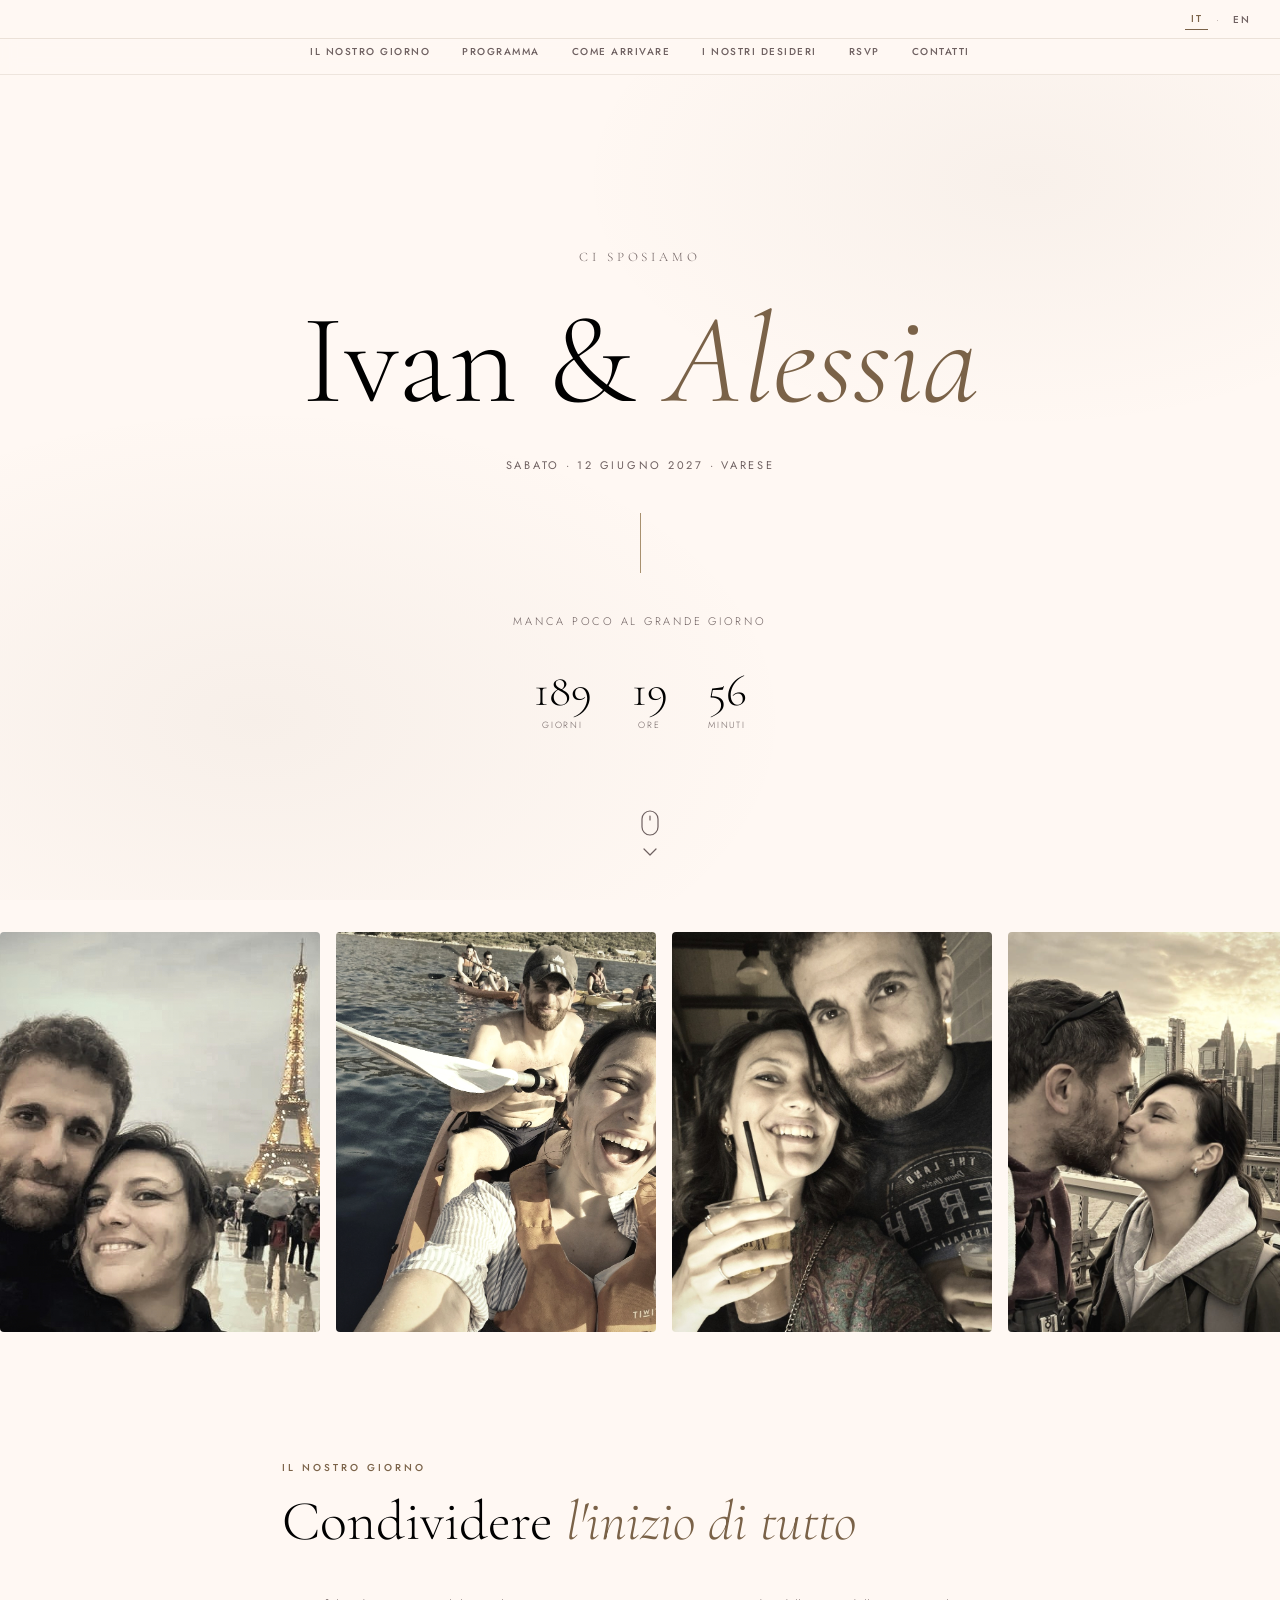
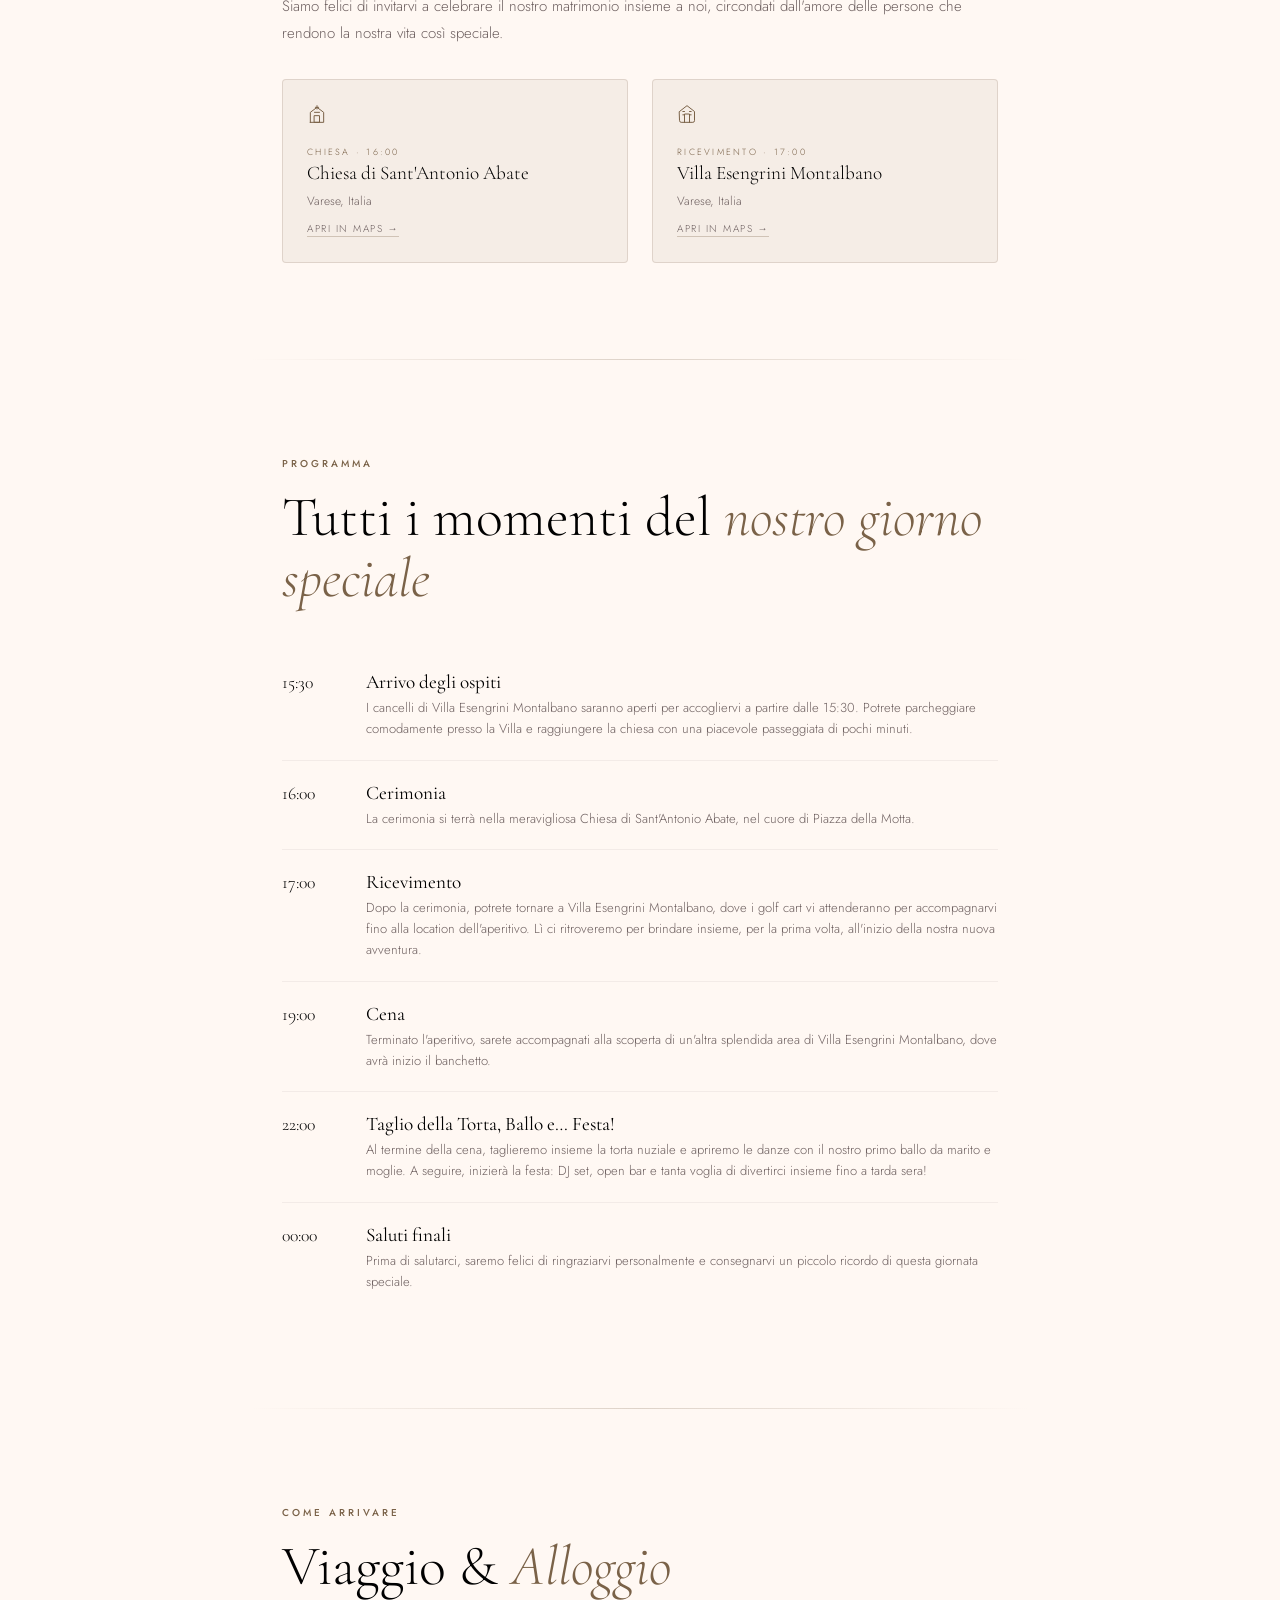
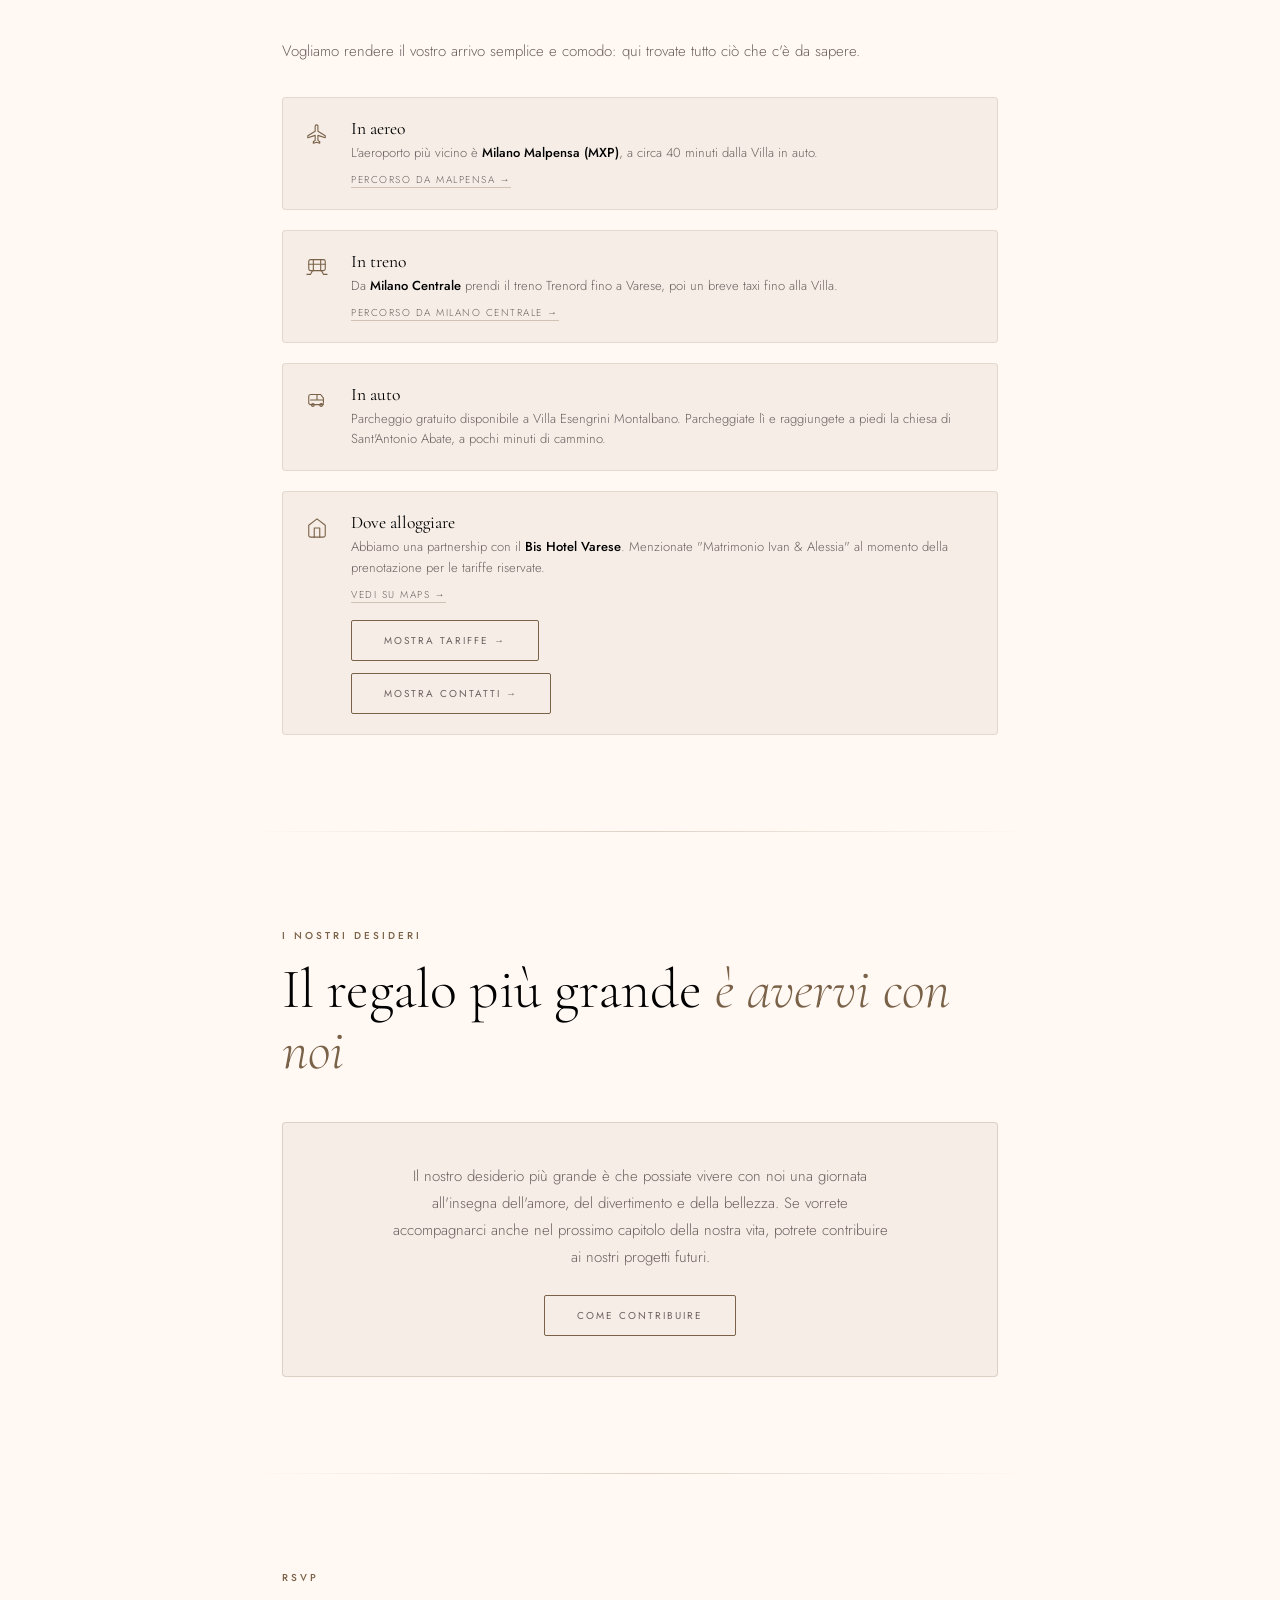
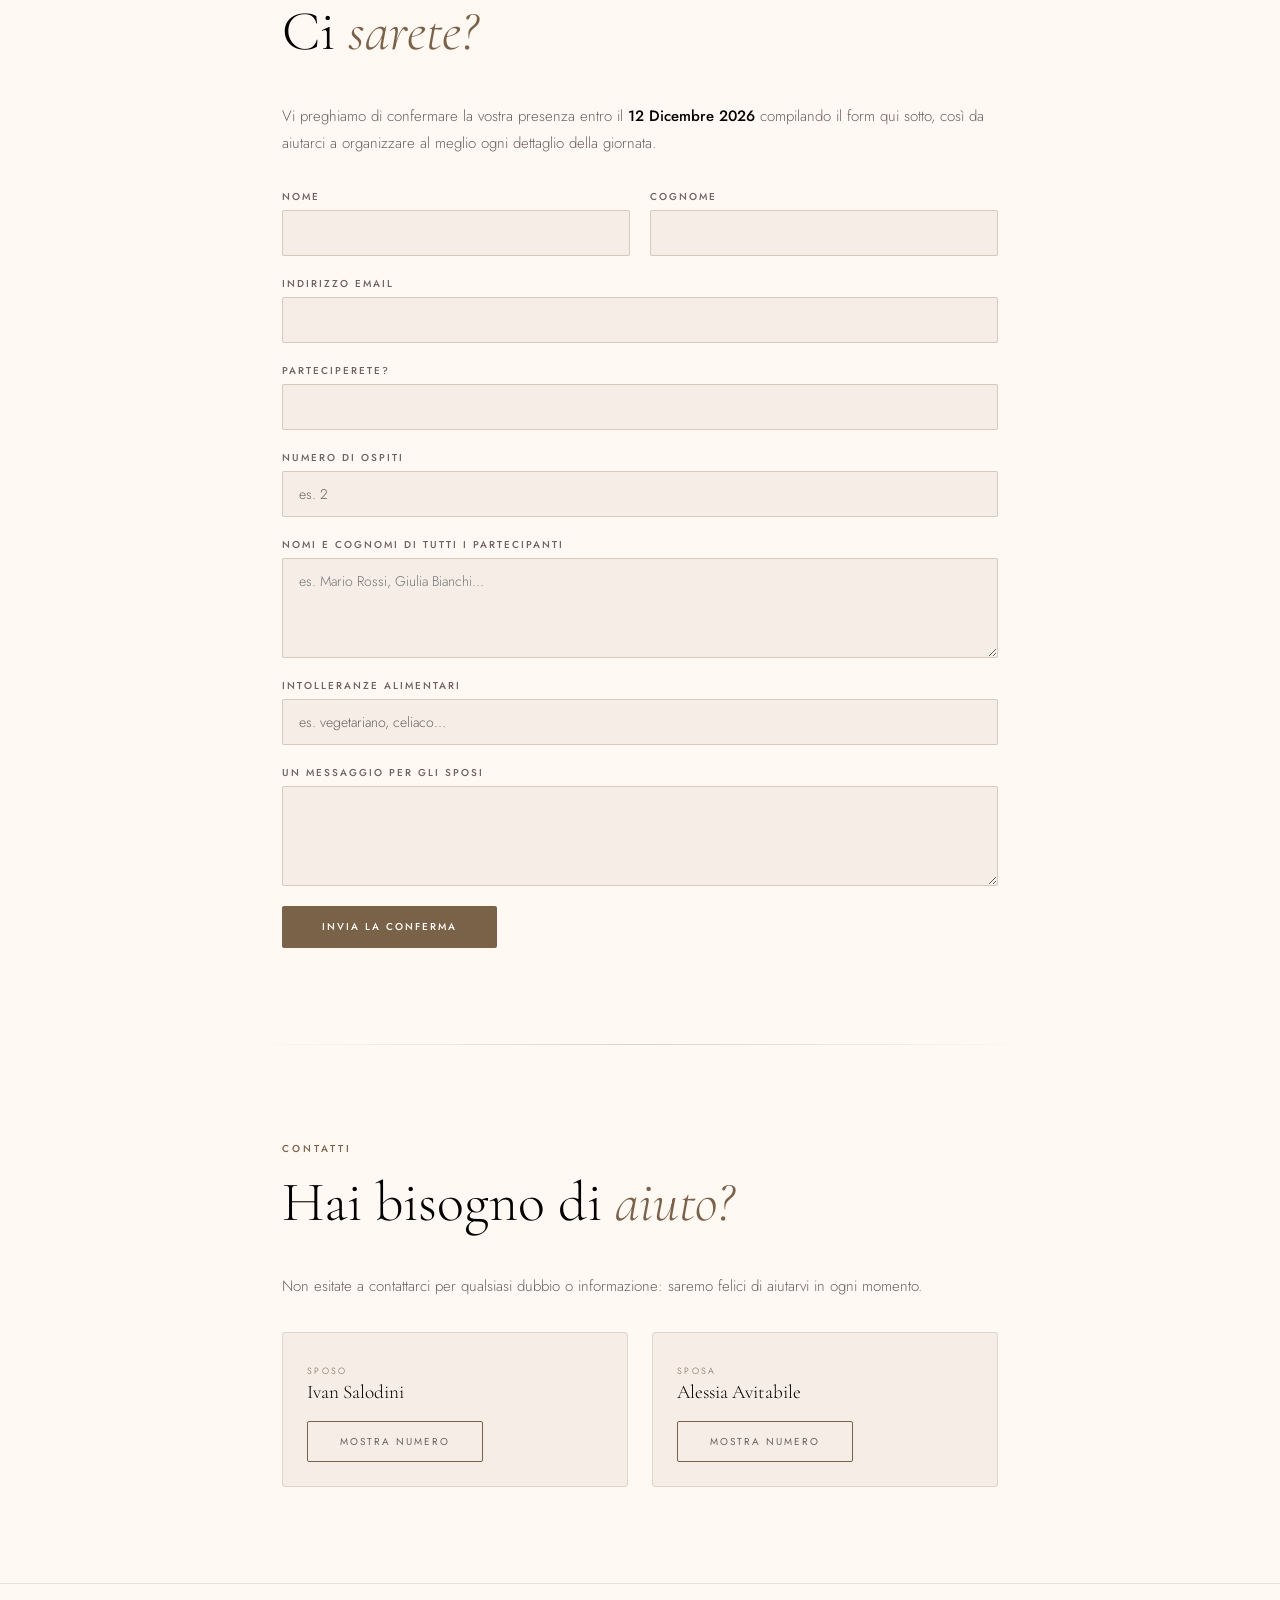
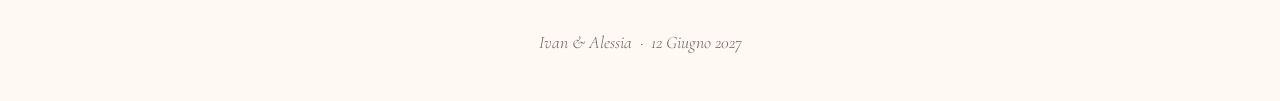
<file: _backup 2026.07.12/index.html>
<!DOCTYPE html>
<html lang="it">
<head>
<meta charset="UTF-8">
<meta name="viewport" content="width=device-width, initial-scale=1.0">
<title>Ivan & Alessia — 12 Giugno 2027</title>
<link href="https://fonts.googleapis.com/css2?family=Cormorant+Garamond:ital,wght@0,300;0,400;1,300;1,400&family=Jost:wght@300;400;500&display=swap" rel="stylesheet">
<meta property="og:type" content="website">
<meta property="og:url" content="https://ivanalessia.com">
<meta property="og:image" content="https://ivanalessia.com/preview.jpeg">
<meta name="twitter:image" content="https://ivanalessia.com/preview.jpeg">
<meta property="og:title" content="Ivan & Alessia — 12 Giugno 2027">
<meta property="og:description" content="Vi aspettiamo a Varese il 12 Giugno 2027 per festeggiare assieme il nostro matrimonio. Visitate il nostro sito per tutti i dettagli.">
<meta name="twitter:card" content="summary">
<meta name="twitter:title" content="Ivan & Alessia — 12 Giugno 2027">
<meta name="twitter:description" content="Vi aspettiamo a Varese il 12 Giugno 2027 per festeggiare assieme il nostro matrimonio. Visitate il nostro sito per tutti i dettagli.">
<link rel="icon" type="image/svg+xml" href="favicon.svg">
<link rel="stylesheet" href="style.css">
</head>
<body>

<!-- LANG BAR -->
<div class="lang-bar">
  <button class="lang-btn active" id="btn-it" onclick="setLang('it')">IT</button>
  <span class="lang-sep">·</span>
  <button class="lang-btn" id="btn-en" onclick="setLang('en')">EN</button>
</div>

<!-- NAV -->
<nav>
  <a href="#ceremony"><span class="it">Il Nostro Giorno</span><span class="en">Our Special Day</span></a>
  <a href="#schedule"><span class="it">Programma</span><span class="en">Schedule</span></a>
  <a href="#travel"><span class="it">Come arrivare</span><span class="en">Getting there</span></a>
  <a href="#registry"><span class="it">I Nostri Desideri</span><span class="en">Our wishes</span></a>
  <a href="#rsvp">RSVP</a>
  <a href="#contacts"><span class="it">Contatti</span><span class="en">Contacts</span></a>
</nav>

<!-- HERO -->
<div class="hero">
  <div class="hero-ornament">
    <span class="it">Ci sposiamo</span><span class="en">We are getting married</span>
  </div>
  <h1>Ivan &amp; <em>Alessia</em></h1>
  <div class="hero-date">
    <span class="it">Sabato · 12 Giugno 2027 · Varese</span>
    <span class="en">Saturday · 12 June 2027 · Varese</span>
  </div>
  <div class="hero-divider"></div>
  <div class="countdown-intro">
    <span class="it">Manca poco al grande giorno</span>
    <span class="en">Days until the wedding</span>
  </div>
  <div class="countdown">
    <div class="countdown-item">
      <span class="countdown-num" id="cd-days">—</span>
      <span class="countdown-label"><span class="it">Giorni</span><span class="en">Days</span></span>
    </div>
    <div class="countdown-item">
      <span class="countdown-num" id="cd-hours">—</span>
      <span class="countdown-label"><span class="it">Ore</span><span class="en">Hours</span></span>
    </div>
    <div class="countdown-item">
      <span class="countdown-num" id="cd-mins">—</span>
      <span class="countdown-label"><span class="it">Minuti</span><span class="en">Minutes</span></span>
    </div>
  </div>
  <div class="scroll-indicator">
    <svg width="18" height="26" viewBox="0 0 18 26" fill="none" stroke="currentColor" stroke-width="1.2" stroke-linecap="round" stroke-linejoin="round" style="display:block;margin:0 auto 6px;">
      <rect x="1" y="1" width="16" height="24" rx="8"/>
      <line x1="9" y1="6" x2="9" y2="10"/>
    </svg>
    <svg width="20" height="20" viewBox="0 0 20 20" fill="none" stroke="currentColor" stroke-width="1.2" stroke-linecap="round" stroke-linejoin="round">
      <path d="M4 7l6 6 6-6"/>
    </svg>
  </div>
</div>

<!-- SLIDER -->
<div class="slider-wrap">
  <div class="slider-track">
    <div class="slider-item" style="background-image:url('slideshow/photo1.jpg')"></div>
    <div class="slider-item" style="background-image:url('slideshow/photo2.jpg')"></div>
    <div class="slider-item" style="background-image:url('slideshow/photo3.jpg')"></div>
    <div class="slider-item" style="background-image:url('slideshow/photo4.jpg')"></div>
    <div class="slider-item" style="background-image:url('slideshow/photo5.jpg')"></div>
    <div class="slider-item" style="background-image:url('slideshow/photo6.jpg')"></div>
    <div class="slider-item" style="background-image:url('slideshow/photo7.jpg')"></div>
    <div class="slider-item" style="background-image:url('slideshow/photo8.jpg')"></div>
    <div class="slider-item" style="background-image:url('slideshow/photo9.jpg')"></div>
    <div class="slider-item" style="background-image:url('slideshow/photo10.jpg')"></div>
    <div class="slider-item" style="background-image:url('slideshow/photo11.jpg')"></div>
    <div class="slider-item" style="background-image:url('slideshow/photo12.jpg')"></div>
    <div class="slider-item" style="background-image:url('slideshow/photo13.jpg')"></div>
    <div class="slider-item" style="background-image:url('slideshow/photo14.jpg')"></div>
    <div class="slider-item" style="background-image:url('slideshow/photo15.jpg')"></div>
    <div class="slider-item" style="background-image:url('slideshow/photo16.jpg')"></div>
    <div class="slider-item" style="background-image:url('slideshow/photo17.jpg')"></div>
    <div class="slider-item" style="background-image:url('slideshow/photo18.jpg')"></div>
    <div class="slider-item" style="background-image:url('slideshow/photo19.jpg')"></div>
    <div class="slider-item" style="background-image:url('slideshow/photo20.jpg')"></div>
    <div class="slider-item" style="background-image:url('slideshow/photo21.jpg')"></div>
    <div class="slider-item" style="background-image:url('slideshow/photo22.jpg')"></div>
    <div class="slider-item" style="background-image:url('slideshow/photo23.jpg')"></div>
    <div class="slider-item" style="background-image:url('slideshow/photo24.jpg')"></div>
    <div class="slider-item" style="background-image:url('slideshow/photo25.jpg')"></div>
    <div class="slider-item" style="background-image:url('slideshow/photo26.jpg')"></div>
    <div class="slider-item" style="background-image:url('slideshow/photo27.jpg')"></div>
    <div class="slider-item" style="background-image:url('slideshow/photo28.jpg')"></div>
    <div class="slider-item" style="background-image:url('slideshow/photo29.jpg')"></div>
    <div class="slider-item" style="background-image:url('slideshow/photo1.jpg')"></div>
    <div class="slider-item" style="background-image:url('slideshow/photo2.jpg')"></div>
    <div class="slider-item" style="background-image:url('slideshow/photo3.jpg')"></div>
    <div class="slider-item" style="background-image:url('slideshow/photo4.jpg')"></div>
    <div class="slider-item" style="background-image:url('slideshow/photo5.jpg')"></div>
    <div class="slider-item" style="background-image:url('slideshow/photo6.jpg')"></div>
    <div class="slider-item" style="background-image:url('slideshow/photo7.jpg')"></div>
    <div class="slider-item" style="background-image:url('slideshow/photo8.jpg')"></div>
    <div class="slider-item" style="background-image:url('slideshow/photo9.jpg')"></div>
    <div class="slider-item" style="background-image:url('slideshow/photo10.jpg')"></div>
    <div class="slider-item" style="background-image:url('slideshow/photo11.jpg')"></div>
    <div class="slider-item" style="background-image:url('slideshow/photo12.jpg')"></div>
    <div class="slider-item" style="background-image:url('slideshow/photo13.jpg')"></div>
    <div class="slider-item" style="background-image:url('slideshow/photo14.jpg')"></div>
    <div class="slider-item" style="background-image:url('slideshow/photo15.jpg')"></div>
    <div class="slider-item" style="background-image:url('slideshow/photo16.jpg')"></div>
    <div class="slider-item" style="background-image:url('slideshow/photo17.jpg')"></div>
    <div class="slider-item" style="background-image:url('slideshow/photo18.jpg')"></div>
    <div class="slider-item" style="background-image:url('slideshow/photo19.jpg')"></div>
    <div class="slider-item" style="background-image:url('slideshow/photo20.jpg')"></div>
    <div class="slider-item" style="background-image:url('slideshow/photo21.jpg')"></div>
    <div class="slider-item" style="background-image:url('slideshow/photo22.jpg')"></div>
    <div class="slider-item" style="background-image:url('slideshow/photo23.jpg')"></div>
    <div class="slider-item" style="background-image:url('slideshow/photo24.jpg')"></div>
    <div class="slider-item" style="background-image:url('slideshow/photo25.jpg')"></div>
    <div class="slider-item" style="background-image:url('slideshow/photo26.jpg')"></div>
    <div class="slider-item" style="background-image:url('slideshow/photo27.jpg')"></div>
    <div class="slider-item" style="background-image:url('slideshow/photo28.jpg')"></div>
    <div class="slider-item" style="background-image:url('slideshow/photo29.jpg')"></div>
  </div>
</div>
</div>
<!-- CEREMONY -->
<section id="ceremony">
  <div class="section-label it">Il Nostro Giorno</div>
  <div class="section-label en">Our Special Day</div>
  <h2 class="it">Condividere <em>l'inizio di tutto</em></h2>
  <h2 class="en">Sharing the <em>start of it all</em></h2>
  <p class="it">Siamo felici di invitarvi a celebrare il nostro matrimonio insieme a noi, circondati dall'amore delle persone che rendono la nostra vita così speciale.</p>
  <p class="en">We are delighted to invite you to celebrate our wedding with us, surrounded by the love of the people who make our lives so special.</p>

  <div class="details-grid" style="grid-template-columns: repeat(2, 1fr);">
    <!-- 1. CHURCH -->
    <div class="detail-card">
      <div class="detail-card-icon">
        <svg viewBox="0 0 24 24" fill="none" stroke="currentColor" stroke-width="1.2" stroke-linecap="round" stroke-linejoin="round" style="width:20px;height:20px;stroke:#7A6248;">
          <path d="M12 2v4M10 4h4"/>
          <path d="M4 22V10l8-6 8 6v12H4z"/>
          <rect x="9" y="14" width="6" height="8"/>
          <path d="M9 10h6"/>
        </svg>
      </div>
      <span class="detail-card-label it">Chiesa · 16:00</span>
      <span class="detail-card-label en">Church · 16:00</span>
      <div class="detail-card-value">Chiesa di Sant'Antonio Abate</div>
      <span class="detail-card-sub">
        <span class="it">Varese, Italia</span>
        <span class="en">Varese, Italy</span>
      </span>
      <a href="https://maps.app.goo.gl/4VHxfXzosDkDR2PS9" class="map-link" target="_blank">
        <span class="it">Apri in Maps →</span><span class="en">Open in Maps →</span>
      </a>
    </div>
    <!-- 2. VENUE -->
    <div class="detail-card">
      <div class="detail-card-icon">
        <svg viewBox="0 0 24 24" fill="none" stroke="currentColor" stroke-width="1.2" stroke-linecap="round" stroke-linejoin="round" style="width:20px;height:20px;stroke:#7A6248;">
          <path d="M3 9l9-7 9 7v11a2 2 0 0 1-2 2H5a2 2 0 0 1-2-2z"/>
          <path d="M9 22V12h6v10"/>
          <path d="M7 9h2M15 9h2M7 13h2M15 13h2"/>
        </svg>
      </div>
      <span class="detail-card-label it">Ricevimento · 17:00</span>
      <span class="detail-card-label en">Reception · 17:00</span>
      <div class="detail-card-value">Villa Esengrini Montalbano</div>
      <span class="detail-card-sub">
        <span class="it">Varese, Italia</span>
        <span class="en">Varese, Italy</span>
      </span>
      <a href="https://maps.app.goo.gl/q679ve2Z2m2urk7M8" class="map-link" target="_blank">
        <span class="it">Apri in Maps →</span><span class="en">Open in Maps →</span>
      </a>
    </div>
  </div>
</section>

<div class="divider"></div>

<!-- SCHEDULE -->
<section id="schedule">
  <div class="section-label it">Programma</div>
  <div class="section-label en">Schedule</div>
  <h2 class="it">Tutti i momenti del <em>nostro giorno speciale</em></h2>
  <h2 class="en">Every moment of <em>our special day</em></h2>
  <div class="schedule-list">
    <div class="schedule-item">
      <div class="sch-time">15:30</div>
      <div class="sch-content">
        <h3 class="it">Arrivo degli ospiti</h3>
        <h3 class="en">Guests arrive</h3>
        <p class="it">I cancelli di Villa Esengrini Montalbano saranno aperti per accogliervi a partire dalle 15:30. Potrete parcheggiare comodamente presso la Villa e raggiungere la chiesa con una piacevole passeggiata di pochi minuti.</p>
        <p class="en">The gates of Villa Esengrini Montalbano will open to welcome you starting from 3:30 PM. You will be able to park conveniently at the Villa and reach the church with a pleasant walk of just a few minutes.</p>
      </div>
    </div>
    <div class="schedule-item">
      <div class="sch-time">16:00</div>
      <div class="sch-content">
        <h3 class="it">Cerimonia</h3>
        <h3 class="en">Ceremony</h3>
        <p class="it">La cerimonia si terrà nella meravigliosa Chiesa di Sant'Antonio Abate, nel cuore di Piazza della Motta.</p>
        <p class="en">The ceremony will take place in the wonderful Church of Sant'Antonio Abate, in the heart of Piazza della Motta.</p>
      </div>
    </div>
    <div class="schedule-item">
      <div class="sch-time">17:00</div>
      <div class="sch-content">
        <h3 class="it">Ricevimento</h3>
        <h3 class="en">Ricevimento</h3>
        <p class="it">Dopo la cerimonia, potrete tornare a Villa Esengrini Montalbano, dove i golf cart vi attenderanno per accompagnarvi fino alla location dell'aperitivo. Lì ci ritroveremo per brindare insieme, per la prima volta, all'inizio della nostra nuova avventura.</p>
        <p class="en">After the ceremony, you may return to Villa Esengrini Montalbano, where golf carts will be waiting to accompany you to the aperitif location. There, we will gather to raise a toast together, for the very first time, to the beginning of our new adventure.</p>
      </div>
    </div>
    <div class="schedule-item">
      <div class="sch-time">19:00</div>
      <div class="sch-content">
        <h3 class="it">Cena</h3>
        <h3 class="en">Dinner</h3>
        <p class="it">Terminato l'aperitivo, sarete accompagnati alla scoperta di un'altra splendida area di Villa Esengrini Montalbano, dove avrà inizio il banchetto.</p>
        <p class="en">Once the aperitif has concluded, you will be guided to discover another beautiful area of Villa Esengrini Montalbano, where the wedding dinner banquet will begin.</p>
      </div>
    </div>
    <div class="schedule-item">
      <div class="sch-time">22:00</div>
      <div class="sch-content">
        <h3 class="it">Taglio della Torta, Ballo e… Festa!</h3>
        <h3 class="en">Taglio della Torta, Ballo e… Festa!</h3>
        <p class="it">Al termine della cena, taglieremo insieme la torta nuziale e apriremo le danze con il nostro primo ballo da marito e moglie. A seguire, inizierà la festa: DJ set, open bar e tanta voglia di divertirci insieme fino a tarda sera!</p>
        <p class="en">At the end of the dinner, we will cut the wedding cake together and open the dance floor with our first dance as husband and wife. Afterwards, the celebration will continue with a DJ set, open bar, and plenty of fun together late into the evening!</p>
      </div>
    </div>
    <div class="schedule-item">
      <div class="sch-time">00:00</div>
      <div class="sch-content">
        <h3 class="it">Saluti finali</h3>
        <h3 class="en">Farewell</h3>
        <p class="it">Prima di salutarci, saremo felici di ringraziarvi personalmente e consegnarvi un piccolo ricordo di questa giornata speciale.</p>
        <p class="en">Before saying goodbye, we will be delighted to thank you personally and offer you a small keepsake of this special day.</p>
      </div>
    </div>
  </div>
</section>

<div class="divider"></div>

<!-- TRAVEL -->
<section id="travel">
  <div class="section-label it">Come arrivare</div>
  <div class="section-label en">Getting there</div>
  <h2 class="it">Viaggio &amp; <em>Alloggio</em></h2>
  <h2 class="en">Travel &amp; <em>Accommodation</em></h2>
  <p class="it">Vogliamo rendere il vostro arrivo semplice e comodo: qui trovate tutto ciò che c'è da sapere.</p>
  <p class="en">We would like to make your arrival as simple and comfortable as possible: here you will find everything you need to know.</p>
  <div class="travel-list">

    <div class="travel-item">
      <div class="travel-icon">
        <svg viewBox="0 0 24 24"><path d="M21 16v-2l-8-5V3.5a1.5 1.5 0 0 0-3 0V9l-8 5v2l8-2.5V19l-2 1.5V22l3.5-1 3.5 1v-1.5L13 19v-5.5z"/></svg>
      </div>
      <div>
        <h3 class="it">In aereo</h3>
        <h3 class="en">By plane</h3>
        <p class="it">L'aeroporto più vicino è <strong>Milano Malpensa (MXP)</strong>, a circa 40 minuti dalla Villa in auto.</p>
        <p class="en">The nearest airport is <strong>Milan Malpensa (MXP)</strong>, about 40 minutes from the Villa by car.</p>
        <a href="https://maps.app.goo.gl/tZxUDUaMHaRAKmfB8" class="map-link" target="_blank" style="margin-top:8px; display:inline-block;">
          <span class="it">Percorso da Malpensa →</span><span class="en">Route from Malpensa →</span>
        </a>
      </div>
    </div>

    <div class="travel-item">
      <div class="travel-icon">
        <svg viewBox="0 0 24 24"><rect x="3" y="4" width="18" height="12" rx="2"/><path d="M3 9h18M8 4v12M16 4v12M1 20h4M19 20h4M5 20l2-4M19 20l-2-4"/></svg>
      </div>
      <div>
        <h3 class="it">In treno</h3>
        <h3 class="en">By train</h3>
        <p class="it">Da <strong>Milano Centrale</strong> prendi il treno Trenord fino a Varese, poi un breve taxi fino alla Villa.</p>
        <p class="en">From <strong>Milano Centrale</strong> take the Trenord train to Varese, then a short taxi to the Villa.</p>
        <a href="https://maps.app.goo.gl/u4GWVVwmVqoYqdpRA" class="map-link" target="_blank" style="margin-top:8px; display:inline-block;">
          <span class="it">Percorso da Milano Centrale →</span><span class="en">Route from Milano Centrale →</span>
        </a>
      </div>
    </div>

    <div class="travel-item">
      <div class="travel-icon">
        <svg viewBox="0 0 24 24"><path d="M19 17H5a2 2 0 0 1-2-2V8a2 2 0 0 1 2-2h11l3 4v5a2 2 0 0 1-2 2z"/><circle cx="7.5" cy="17.5" r="1.5"/><circle cx="16.5" cy="17.5" r="1.5"/><path d="M5 12h14M12 6v6"/></svg>
      </div>
      <div>
        <h3 class="it">In auto</h3>
        <h3 class="en">By car</h3>
        <p class="it">Parcheggio gratuito disponibile a Villa Esengrini Montalbano. Parcheggiate lì e raggiungete a piedi la chiesa di Sant'Antonio Abate, a pochi minuti di cammino.</p>
        <p class="en">Free parking is available at Villa Esengrini Montalbano. Park there and walk to the church of Sant'Antonio Abate — just a few minutes on foot.</p>
      </div>
    </div>

    <div class="travel-item">
      <div class="travel-icon">
        <svg viewBox="0 0 24 24"><path d="M3 9l9-7 9 7v11a2 2 0 0 1-2 2H5a2 2 0 0 1-2-2z"/><polyline points="9 22 9 12 15 12 15 22"/></svg>
      </div>
      <div style="flex:1;">
        <h3 class="it">Dove alloggiare</h3>
        <h3 class="en">Where to stay</h3>
        <p class="it">Abbiamo una partnership con il <strong>Bis Hotel Varese</strong>. Menzionate "Matrimonio Ivan &amp; Alessia" al momento della prenotazione per le tariffe riservate.</p>
        <p class="en">We have a partnership with <strong>Bis Hotel Varese</strong>. Mention "Ivan &amp; Alessia wedding" when booking to access our reserved rates.</p>
        <a href="https://maps.app.goo.gl/5P7TdJPremgg4f8m6" class="map-link" target="_blank" style="margin-top:8px; display:inline-block;">
          <span class="it">Vedi su Maps →</span><span class="en">View on Maps →</span>
        </a>
        <button class="iban-reveal-btn" onclick="revealPrices()" id="pricesBtn" style="margin-top:1rem; display:block;">
          <span class="it">Mostra tariffe →</span><span class="en">Show rates →</span>
        </button>
        <button class="iban-reveal-btn" onclick="revealHotelContacts()" id="hotelContactsBtn" style="margin-top:0.75rem; display:block;">
          <span class="it">Mostra contatti →</span><span class="en">Show contacts →</span>
        </button>
        <div class="iban-display" id="hotelContactsDisplay" style="text-align:left;">
          <div style="display:flex; flex-direction:column; gap:8px;">
            <a href="mailto:booking@bishotelvarese.it" class="map-link" style="display:block; width:fit-content;">
              <span class="it">✉ booking@bishotelvarese.it</span>
              <span class="en">✉ booking@bishotelvarese.it</span>
            </a>
            <a href="tel:+3903321810166" class="map-link" style="display:block; width:fit-content;">
              <span class="it">✆ +39 0332 1810166</span>
              <span class="en">✆ +39 0332 1810166</span>
            </a>
            <a href="https://wa.me/393920011275" class="whatsapp-link" target="_blank">
              <svg viewBox="0 0 24 24" fill="currentColor" style="width:14px;height:14px;vertical-align:-2px;margin-right:4px;"><path d="M17.472 14.382c-.297-.149-1.758-.867-2.03-.967-.273-.099-.471-.148-.67.15-.197.297-.767.966-.94 1.164-.173.199-.347.223-.644.075-.297-.15-1.255-.463-2.39-1.475-.883-.788-1.48-1.761-1.653-2.059-.173-.297-.018-.458.13-.606.134-.133.298-.347.446-.52.149-.174.198-.298.298-.497.099-.198.05-.371-.025-.52-.075-.149-.669-1.612-.916-2.207-.242-.579-.487-.5-.669-.51-.173-.008-.371-.01-.57-.01-.198 0-.52.074-.792.372-.272.297-1.04 1.016-1.04 2.479 0 1.462 1.065 2.875 1.213 3.074.149.198 2.096 3.2 5.077 4.487.709.306 1.262.489 1.694.625.712.227 1.36.195 1.871.118.571-.085 1.758-.719 2.006-1.413.248-.694.248-1.289.173-1.413-.074-.124-.272-.198-.57-.347z"/><path d="M12 0C5.373 0 0 5.373 0 12c0 2.117.554 4.103 1.523 5.824L.057 23.882a.5.5 0 0 0 .614.635l6.284-1.637A11.945 11.945 0 0 0 12 24c6.627 0 12-5.373 12-12S18.627 0 12 0zm0 22a9.944 9.944 0 0 1-5.127-1.424l-.364-.214-3.733.973.998-3.642-.236-.374A9.944 9.944 0 0 1 2 12C2 6.477 6.477 2 12 2s10 4.477 10 10-4.477 10-10 10z"/></svg>
              +39 392 001 1275
            </a>
          </div>
        </div>
        <div class="iban-display" id="pricesDisplay" style="text-align:left;">
          <table class="price-table">
            <thead>
              <tr>
                <th></th>
                <th><span class="it">Senza colazione</span><span class="en">Room only</span></th>
                <th><span class="it">Con colazione</span><span class="en">With breakfast</span></th>
              </tr>
            </thead>
            <tbody>
              <tr>
                <td class="room-type"><span class="it">Singola</span><span class="en">Single</span></td>
                <td>€ 79</td>
                <td>€ 89</td>
              </tr>
              <tr>
                <td class="room-type"><span class="it">Doppia / Matrimoniale</span><span class="en">Double / Twin</span></td>
                <td>€ 89</td>
                <td>€ 99</td>
              </tr>
              <tr>
                <td class="room-type"><span class="it">Tripla</span><span class="en">Triple</span></td>
                <td>€ 115</td>
                <td>€ 129</td>
              </tr>
              <tr>
                <td class="room-type"><span class="it">Quadrupla</span><span class="en">Quadruple</span></td>
                <td>€ 139</td>
                <td>€ 159</td>
              </tr>
              <tr>
                <td class="room-type"><span class="it">Quintupla</span><span class="en">Quintuple</span></td>
                <td>€ 169</td>
                <td>€ 189</td>
              </tr>
            </tbody>
          </table>
          <p style="font-size:11px; margin-top:8px; color:var(--mid);">
            <span class="it">Prezzi per notte · soggetti a disponibilità</span>
            <span class="en">Prices per night · subject to availability</span>
          </p>
        </div>
      </div>
    </div>

  </div>
</section>

<div class="divider"></div>

<!-- REGISTRY -->
<section id="registry">
  <div class="section-label it">I Nostri Desideri</div>
  <div class="section-label en">Our wishes</div>
  <h2 class="it">Il regalo più grande <em>è avervi con noi</em></h2>
  <h2 class="en">The greatest gift is <em>having you by our side</em></h2>
  <div class="registry-box">
    <p class="it">Il nostro desiderio più grande è che possiate vivere con noi una giornata all'insegna dell'amore, del divertimento e della bellezza. Se vorrete accompagnarci anche nel prossimo capitolo della nostra vita, potrete contribuire ai nostri progetti futuri.</p>
    <p class="en">Our greatest wish is for you to share with us a day filled with love, joy, and beauty. If you would also like to accompany us in the next chapter of our lives, you may contribute to our future plans.</p>
    <button class="iban-reveal-btn" onclick="revealIban()" id="ibanBtn">
      <span class="it">Come contribuire</span><span class="en">How to contribute</span>
    </button>
    <div class="iban-display" id="ibanDisplay">
      <span class="iban-label">IBAN</span>
      <div class="iban-number" id="ibanNumber">IT13T0366901600580983344068</div>
      <button class="iban-copy" onclick="copyIban()">
        <span class="it" id="copyLabel-it">Copia →</span>
        <span class="en" id="copyLabel-en">Copy →</span>
      </button>
      <div style="margin-top:12px; font-size:12px; color:var(--mid);">
        <span class="it">Intestato a: <strong>Maria Alessia Avitabile &amp; Ivan Salodini</strong></span>
        <span class="en">Account holder: <strong>Maria Alessia Avitabile &amp; Ivan Salodini</strong></span>
      </div>
    </div>
  </div>
</section>

<div class="divider"></div>

<!-- RSVP -->
<section id="rsvp">
  <div class="section-label it">RSVP</div>
  <div class="section-label en">RSVP</div>
  <h2 class="it">Ci <em>sarete?</em></h2>
  <h2 class="en">Will you <em>join us?</em></h2>
  <p class="it">Vi preghiamo di confermare la vostra presenza entro il <strong>12 Dicembre 2026</strong> compilando il form qui sotto, così da aiutarci a organizzare al meglio ogni dettaglio della giornata.</p>
  <p class="en">Please confirm your attendance by <strong>December 12th, 2026</strong>, by filling out the form below, so that you can help us organize every detail of the day in the best possible way.</p>

  <form class="rsvp-form" id="rsvpForm" onsubmit="handleRSVP(event)">
    <div class="form-row">
      <div class="form-group">
        <label><span class="it">Nome</span><span class="en">First name</span></label>
        <input type="text" name="fname" required>
      </div>
      <div class="form-group">
        <label><span class="it">Cognome</span><span class="en">Last name</span></label>
        <input type="text" name="lname" required>
      </div>
    </div>
    <div class="form-group">
      <label><span class="it">Indirizzo email</span><span class="en">Email address</span></label>
      <input type="email" name="email" required>
    </div>
    <div class="form-group">
      <label><span class="it">Parteciperete?</span><span class="en">Are you attending?</span></label>
      <select name="attending" id="select-attending" required>
        <option value=""></option>
        <option value="yes">Sì, ci saremo!</option>
        <option value="no">Purtroppo non possiamo</option>
      </select>
    </div>
    <div class="form-group">
      <label><span class="it">Numero di ospiti</span><span class="en">Number of guests</span></label>
      <input type="number" name="guests" id="select-guests" min="1" max="20" placeholder="es. 2">
    </div>
    <div class="form-group">
      <label>
        <span class="it">Nomi e cognomi di tutti i partecipanti</span>
        <span class="en">Full names of all attendees</span>
      </label>
      <textarea name="attendees" placeholder="es. Mario Rossi, Giulia Bianchi…"></textarea>
    </div>
    <div class="form-group">
      <label><span class="it">Intolleranze alimentari</span><span class="en">Dietary requirements</span></label>
      <input type="text" name="dietary" placeholder="es. vegetariano, celiaco…">
    </div>
    <div class="form-group">
      <label><span class="it">Un messaggio per gli sposi</span><span class="en">A message for the couple</span></label>
      <textarea name="message"></textarea>
    </div>
    <button type="submit" class="submit-btn">
      <span class="it">Invia la conferma</span><span class="en">Send my RSVP</span>
    </button>
  </form>
  <div class="form-success" id="formSuccess">
    <span class="it">Grazie! Abbiamo ricevuto la vostra conferma — non vediamo l'ora di festeggiare insieme.</span>
    <span class="en">Thank you! We've received your RSVP and we can't wait to celebrate with you.</span>
  </div>
</section>

<div class="divider"></div>

<!-- CONTACTS -->
<section id="contacts">
  <div class="section-label it">Contatti</div>
  <div class="section-label en">Contacts</div>
  <h2 class="it">Hai bisogno di <em>aiuto?</em></h2>
  <h2 class="en">Need to get in <em>touch?</em></h2>
  <p class="it">Non esitate a contattarci per qualsiasi dubbio o informazione: saremo felici di aiutarvi in ogni momento.</p>
  <p class="en">Please do not hesitate to contact us should you have any questions or need any information — we will be delighted to help you at any time.</p>

  <div class="details-grid" style="grid-template-columns: repeat(2, 1fr);">

    <div class="detail-card">
      <span class="detail-card-label it">Sposo</span>
      <span class="detail-card-label en">Groom</span>
      <div class="detail-card-value">Ivan Salodini</div>
      <button class="iban-reveal-btn" onclick="revealContact('ivan')" id="ivanBtn" style="margin-top:1rem;">
        <span class="it">Mostra numero</span><span class="en">Show number</span>
      </button>
      <div class="iban-display" id="ivanDisplay">
        <span class="iban-label it">Cellulare</span>
        <span class="iban-label en">Mobile</span>
        <div class="iban-number">+39 346 078 4647</div>
        <a href="tel:+393460784647" class="map-link" style="margin-top:8px; display:inline-block;">
          <span class="it">Chiama →</span><span class="en">Call →</span>
        </a>
        <a href="https://wa.me/393460784647" class="whatsapp-link" target="_blank" style="margin-top:10px; display:block;">
          <svg viewBox="0 0 24 24" fill="currentColor" style="width:14px;height:14px;vertical-align:-2px;margin-right:4px;"><path d="M17.472 14.382c-.297-.149-1.758-.867-2.03-.967-.273-.099-.471-.148-.67.15-.197.297-.767.966-.94 1.164-.173.199-.347.223-.644.075-.297-.15-1.255-.463-2.39-1.475-.883-.788-1.48-1.761-1.653-2.059-.173-.297-.018-.458.13-.606.134-.133.298-.347.446-.52.149-.174.198-.298.298-.497.099-.198.05-.371-.025-.52-.075-.149-.669-1.612-.916-2.207-.242-.579-.487-.5-.669-.51-.173-.008-.371-.01-.57-.01-.198 0-.52.074-.792.372-.272.297-1.04 1.016-1.04 2.479 0 1.462 1.065 2.875 1.213 3.074.149.198 2.096 3.2 5.077 4.487.709.306 1.262.489 1.694.625.712.227 1.36.195 1.871.118.571-.085 1.758-.719 2.006-1.413.248-.694.248-1.289.173-1.413-.074-.124-.272-.198-.57-.347z"/><path d="M12 0C5.373 0 0 5.373 0 12c0 2.117.554 4.103 1.523 5.824L.057 23.882a.5.5 0 0 0 .614.635l6.284-1.637A11.945 11.945 0 0 0 12 24c6.627 0 12-5.373 12-12S18.627 0 12 0zm0 22a9.944 9.944 0 0 1-5.127-1.424l-.364-.214-3.733.973.998-3.642-.236-.374A9.944 9.944 0 0 1 2 12C2 6.477 6.477 2 12 2s10 4.477 10 10-4.477 10-10 10z"/></svg>
          <span class="it">WhatsApp →</span><span class="en">WhatsApp →</span>
        </a>
      </div>
    </div>

    <div class="detail-card">
      <span class="detail-card-label it">Sposa</span>
      <span class="detail-card-label en">Bride</span>
      <div class="detail-card-value">Alessia Avitabile</div>
      <button class="iban-reveal-btn" onclick="revealContact('alessia')" id="alessiaBtn" style="margin-top:1rem;">
        <span class="it">Mostra numero</span><span class="en">Show number</span>
      </button>
      <div class="iban-display" id="alessiaDisplay">
        <span class="iban-label it">Cellulare</span>
        <span class="iban-label en">Mobile</span>
        <div class="iban-number">+39 339 225 6459</div>
        <a href="tel:+393392256459" class="map-link" style="margin-top:8px; display:inline-block;">
          <span class="it">Chiama →</span><span class="en">Call →</span>
        </a>
        <a href="https://wa.me/393392256459" class="whatsapp-link" target="_blank" style="margin-top:10px; display:block;">
          <svg viewBox="0 0 24 24" fill="currentColor" style="width:14px;height:14px;vertical-align:-2px;margin-right:4px;"><path d="M17.472 14.382c-.297-.149-1.758-.867-2.03-.967-.273-.099-.471-.148-.67.15-.197.297-.767.966-.94 1.164-.173.199-.347.223-.644.075-.297-.15-1.255-.463-2.39-1.475-.883-.788-1.48-1.761-1.653-2.059-.173-.297-.018-.458.13-.606.134-.133.298-.347.446-.52.149-.174.198-.298.298-.497.099-.198.05-.371-.025-.52-.075-.149-.669-1.612-.916-2.207-.242-.579-.487-.5-.669-.51-.173-.008-.371-.01-.57-.01-.198 0-.52.074-.792.372-.272.297-1.04 1.016-1.04 2.479 0 1.462 1.065 2.875 1.213 3.074.149.198 2.096 3.2 5.077 4.487.709.306 1.262.489 1.694.625.712.227 1.36.195 1.871.118.571-.085 1.758-.719 2.006-1.413.248-.694.248-1.289.173-1.413-.074-.124-.272-.198-.57-.347z"/><path d="M12 0C5.373 0 0 5.373 0 12c0 2.117.554 4.103 1.523 5.824L.057 23.882a.5.5 0 0 0 .614.635l6.284-1.637A11.945 11.945 0 0 0 12 24c6.627 0 12-5.373 12-12S18.627 0 12 0zm0 22a9.944 9.944 0 0 1-5.127-1.424l-.364-.214-3.733.973.998-3.642-.236-.374A9.944 9.944 0 0 1 2 12C2 6.477 6.477 2 12 2s10 4.477 10 10-4.477 10-10 10z"/></svg>
          <span class="it">WhatsApp →</span><span class="en">WhatsApp →</span>
        </a>
      </div>
    </div>

  </div>
</section>

<footer>
  Ivan &amp; Alessia &nbsp;·&nbsp; 12 <span class="it">Giugno</span><span class="en">June</span> 2027
</footer>

<button class="back-to-top" id="backToTop" onclick="window.scrollTo({top:0,behavior:'smooth'})" aria-label="Back to top">
  <svg width="16" height="16" viewBox="0 0 16 16" fill="none" stroke="currentColor" stroke-width="1.5" stroke-linecap="round" stroke-linejoin="round">
    <path d="M3 10l5-5 5 5"/>
  </svg>
</button>

<script src="script.js"></script>
</body>
</html>
</file>
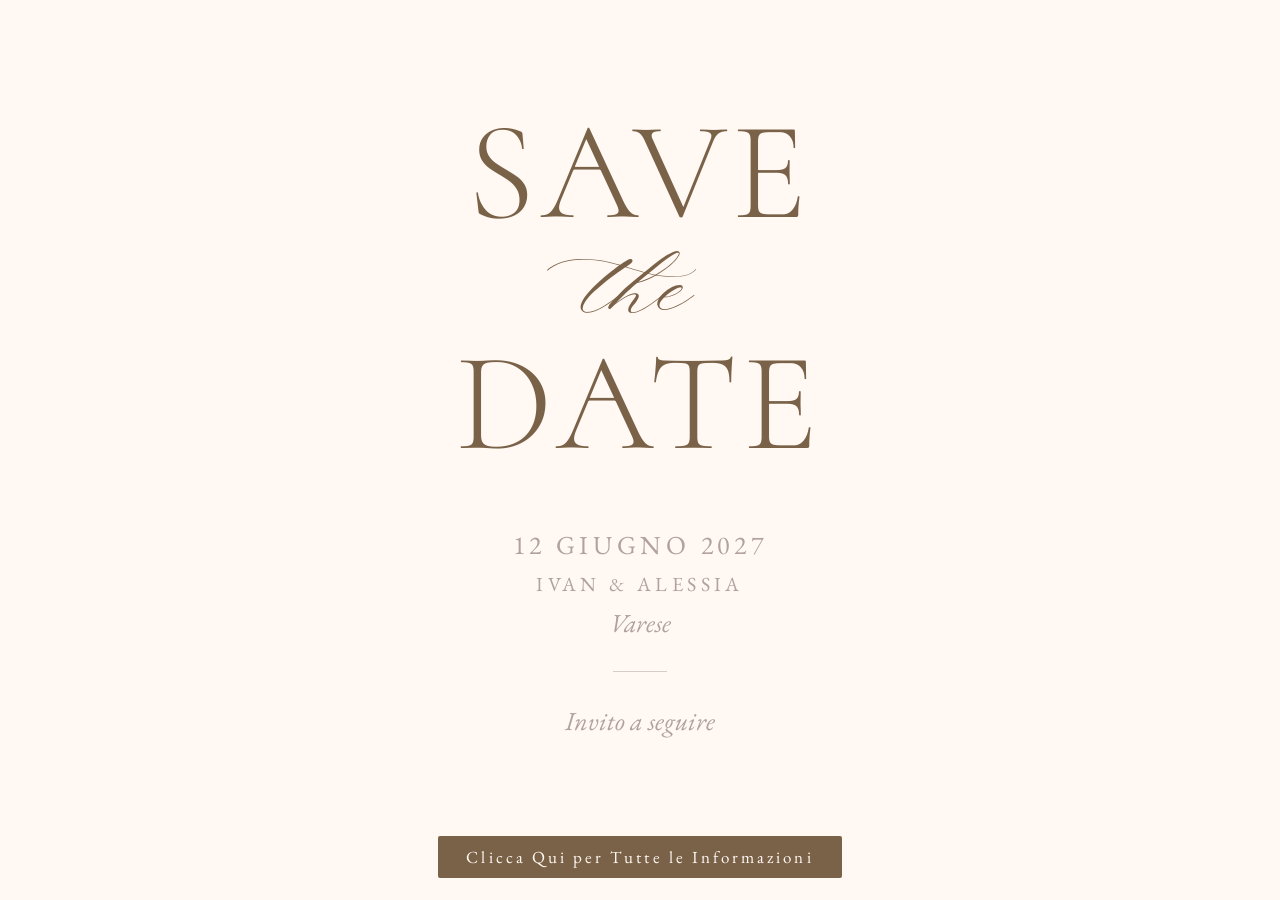
<file: savethedate.html>
<!DOCTYPE html>
<html lang="it">
<head>
<meta charset="UTF-8">
<meta name="viewport" content="width=device-width, initial-scale=1.0">
<title>SAVE the DATE - Ivan & Alessia</title>
<meta property="og:type" content="website">
<meta property="og:url" content="https://ivanalessia.com/savethedate.html">
<meta property="og:image" content="https://ivanalessia.com/Save_The_Date.jpeg">
<meta name="twitter:image" content="https://ivanalessia.com/Save_The_Date.jpeg">
<meta property="og:title" content="SAVE the DATE - Ivan & Alessia">
<meta property="og:description" content="Vi aspettiamo a Varese il 12 Giugno 2027 per festeggiare assieme il nostro matrimonio. Visitate il nostro sito per tutti i dettagli.">
<meta name="twitter:card" content="summary">
<meta name="twitter:title" content="SAVE the DATE - Ivan & Alessia">
<meta name="twitter:description" content="Vi aspettiamo a Varese il 12 Giugno 2027 per festeggiare assieme il nostro matrimonio. Visitate il nostro sito per tutti i dettagli.">
<link rel="icon" type="image/svg+xml" href="favicon.svg">
<link href="https://fonts.googleapis.com/css2?family=Cormorant+SC:wght@300&family=EB+Garamond:ital,wght@0,400;1,400&display=swap" rel="stylesheet">
<style>
  *, *::before, *::after { box-sizing: border-box; margin: 0; padding: 0; }

  html, body {
    width: 100%; height: 100%;
    background: #FFF8F3;
  }
  body {
    display: flex; flex-direction: column;
    align-items: center; justify-content: center;
    min-height: 100vh;
    min-height: 100dvh;
  }

  /* ── CARD ─────────────────────────────────────────────── */
  .card {
    width: 100vw;
    height: 100vh;
    height: 100dvh;
    background: #FFF8F3;
    display: flex;
    flex-direction: column;
    align-items: center;
    justify-content: center;
    gap: 6vh;
    padding: 0 8vw 60px;
  }

  /* ── TOP: SAVE the DATE ─────────────────────────────── */
  .card-top { text-align: center; line-height: 1; }

  .word-save,
  .word-date {
    display: block;
    font-family: 'Cormorant SC', serif;
    font-weight: 300;
    font-size: clamp(72px, 18vmin, 140px);
    letter-spacing: 0.04em;
    color: #7A6248;
    line-height: 1;
    opacity: 0;
  }

  .word-the {
    display: block;
    font-family: 'Slight', cursive;
    font-size: clamp(36px, 9vmin, 70px);
    color: #7A6248;
    line-height: 1.3;
    font-weight: 400;
    opacity: 0;
  }

  /* ── BOTTOM DETAILS ─────────────────────────────────── */
  .card-bottom {
    text-align: center;
    width: 100%;
    opacity: 0;
  }

  .detail-date {
    font-family: 'EB Garamond', serif;
    font-size: clamp(15px, 3.2vmin, 26px);
    font-weight: 400;
    font-style: normal;
    letter-spacing: 0.18em;
    color: #B1A1A1;
    text-transform: uppercase;
    margin-bottom: clamp(5px, 1vmin, 10px);
  }

  .detail-names {
    font-family: 'EB Garamond', serif;
    font-size: clamp(11px, 2.4vmin, 20px);
    font-weight: 400;
    letter-spacing: 0.22em;
    color: #B1A1A1;
    text-transform: uppercase;
    margin-bottom: clamp(5px, 1vmin, 10px);
  }

  .detail-place {
    font-family: 'EB Garamond', serif;
    font-size: clamp(15px, 3.2vmin, 26px);
    font-style: italic;
    font-weight: 400;
    color: #B1A1A1;
    margin-bottom: clamp(16px, 3.5vmin, 32px);
  }

  .detail-rule {
    width: clamp(36px, 6vmin, 60px); height: 1px;
    background: #B1A1A1;
    margin: 0 auto clamp(16px, 3.5vmin, 32px);
    opacity: 0.5;
    transform: scaleX(0);
    transform-origin: center;
  }

  .detail-invite {
    font-family: 'EB Garamond', serif;
    font-size: clamp(15px, 3.2vmin, 26px);
    font-style: italic;
    font-weight: 400;
    color: #B1A1A1;
  }

  /* ── ANIMATIONS ─────────────────────────────────────── */
  .word-save {
    animation: wordUp 1.1s cubic-bezier(0.16,1,0.3,1) 0.2s forwards;
  }
  .word-the {
    animation: scriptIn 1.3s cubic-bezier(0.16,1,0.3,1) 0.9s forwards;
  }
  .word-date {
    animation: wordUp 1.1s cubic-bezier(0.16,1,0.3,1) 1.4s forwards;
  }
  .card-bottom {
    animation: bottomUp 1.2s cubic-bezier(0.16,1,0.3,1) 2.1s forwards;
  }
  .detail-rule {
    animation: ruleIn 0.9s ease 2.9s forwards;
  }

  @keyframes wordUp {
    from { opacity: 0; transform: translateY(20px); }
    to   { opacity: 1; transform: translateY(0); }
  }
  @keyframes scriptIn {
    from { opacity: 0; transform: translateX(-12px); }
    to   { opacity: 1; transform: translateX(0); }
  }
  @keyframes bottomUp {
    from { opacity: 0; transform: translateY(16px); }
    to   { opacity: 1; transform: translateY(0); }
  }
  @keyframes ruleIn {
    to { transform: scaleX(1); }
  }

  /* ── SITE LINK ──────────────────────────────────────── */
  .site-link {
    position: fixed; bottom: 22px; left: 0; right: 0;
    text-align: center;
    opacity: 0;
    animation: bottomUp 1s ease 3.4s forwards;
  }
  .site-link a {
    font-family: 'EB Garamond', serif;
    font-size: 17px; font-weight: 400;
    letter-spacing: 0.18em;
    color: #FFF8F3;
    text-decoration: none;
    background: #7A6248;
    border-radius: 2px;
    padding: 10px 28px;
    display: inline-block;
    transition: opacity 0.2s;
  }
  .site-link a:hover { opacity: 0.85; }
  @font-face {
    font-family: 'Slight';
    src: url('Slight.otf') format('opentype');
    font-weight: normal;
    font-style: normal;
  }
</style>
</head>
<body>

<div class="card">
  <div class="card-top">
    <span class="word-save">SAVE</span>
    <span class="word-the">the</span>
    <span class="word-date">DATE</span>
  </div>
  <div class="card-bottom">
    <div class="detail-date">12 Giugno 2027</div>
    <div class="detail-names">Ivan &amp; Alessia</div>
    <div class="detail-place">Varese</div>
    <div class="detail-rule"></div>
    <div class="detail-invite">Invito a seguire</div>
  </div>
</div>

<div class="site-link">
  <a href="https://ivanalessia.com">Clicca Qui per Tutte le Informazioni</a>
</div>

</body>
</html>
</file>
<file: style.css>
*, *::before, *::after { box-sizing: border-box; margin: 0; padding: 0; }

:root {
  --bg: #FFF8F3;
  --warm: #F5EDE6;
  --sepia: #7A6248;
  --sepia-light: #A8906E;
  --dark: #000000;
  --mid: #6E6060;
  --serif: 'Cormorant Garamond', Georgia, serif;
  --sans: 'Jost', sans-serif;
}

html { scroll-behavior: smooth; }
body { background: var(--bg); color: var(--dark); font-family: var(--sans); font-weight: 300; overflow-x: hidden; }

p, span, li, td, th, label, input, select, textarea, button { color: var(--mid); }
h1, h2, h3, h4, .detail-card-value, .sch-time, .countdown-num { color: var(--dark); }
strong { color: var(--dark); font-weight: 500; }

/* LANG BAR */
.lang-bar {
  position: fixed; top: 0; left: 0; right: 0; z-index: 200;
  display: flex; justify-content: flex-end; align-items: center;
  padding: 0.5rem 1.5rem; gap: 0.5rem;
  background: rgba(255,248,243,0.96); backdrop-filter: blur(8px);
  border-bottom: 1px solid rgba(122,98,72,0.15);
}
.lang-btn {
  font-family: var(--sans); font-size: 10px; font-weight: 500;
  letter-spacing: 0.15em; text-transform: uppercase;
  color: var(--mid); background: none; border: none; cursor: pointer;
  padding: 3px 6px; transition: color 0.2s;
}
.lang-btn.active { color: var(--sepia); border-bottom: 1px solid var(--sepia); }
.lang-sep { color: var(--mid); font-size: 10px; }

/* NAV */
nav {
  position: fixed; top: 30px; left: 0; right: 0; z-index: 100;
  display: flex; justify-content: center; gap: 2rem; flex-wrap: wrap;
  padding: 0.9rem 2rem;
  background: rgba(255,248,243,0.92); backdrop-filter: blur(8px);
  border-bottom: 1px solid rgba(122,98,72,0.13);
}
nav a {
  font-family: var(--sans); font-size: 10px; font-weight: 500;
  letter-spacing: 0.15em; text-transform: uppercase;
  color: var(--mid); text-decoration: none; transition: color 0.2s;
}
nav a:hover { color: var(--sepia); }

/* HERO */
.hero {
  min-height: 100vh;
  display: flex; flex-direction: column; align-items: center; justify-content: center;
  text-align: center; padding: 9rem 2rem 4rem;
  position: relative; overflow: hidden;
}
.hero::before {
  content: ''; position: absolute; inset: 0;
  background:
    radial-gradient(ellipse 60% 50% at 20% 80%, rgba(122,98,72,0.06) 0%, transparent 70%),
    radial-gradient(ellipse 50% 40% at 80% 20%, rgba(122,98,72,0.05) 0%, transparent 70%);
}
.hero-ornament {
  font-family: var(--serif); font-size: 13px; font-weight: 300;
  letter-spacing: 0.3em; color: var(--sepia); text-transform: uppercase;
  margin-bottom: 2rem; opacity: 0; animation: fadeUp 1s 0.2s forwards;
}
.hero h1 {
  font-family: var(--serif); font-size: clamp(3.5rem, 11vw, 8rem);
  font-weight: 300; line-height: 1; color: var(--dark); white-space: nowrap;
  opacity: 0; animation: fadeUp 1s 0.4s forwards;
}
.hero h1 em { font-style: italic; color: var(--sepia); }
.hero-date {
  margin-top: 2rem; font-size: 11px; font-weight: 400;
  letter-spacing: 0.25em; text-transform: uppercase; color: var(--mid);
  opacity: 0; animation: fadeUp 1s 0.6s forwards;
}
.hero-divider {
  width: 1px; height: 60px; background: var(--sepia-light);
  margin: 2.5rem auto 0; opacity: 0; animation: fadeUp 1s 0.8s forwards;
}
.countdown {
  display: flex; gap: 2.5rem; margin-top: 2.5rem;
  opacity: 0; animation: fadeUp 1s 1s forwards;
}
.countdown-item { text-align: center; }
.countdown-num {
  font-family: var(--serif); font-size: 2.8rem; font-weight: 300;
  color: var(--dark); line-height: 1; display: block;
}
.countdown-label {
  font-size: 9px; letter-spacing: 0.2em; text-transform: uppercase;
  color: var(--mid); margin-top: 4px; display: block;
}

@keyframes fadeUp {
  from { opacity: 0; transform: translateY(20px); }
  to { opacity: 1; transform: translateY(0); }
}

/* SECTIONS */
section { padding: 6rem 2rem; max-width: 780px; margin: 0 auto; }

.section-label {
  font-size: 10px; letter-spacing: 0.3em; text-transform: uppercase;
  color: var(--sepia); font-weight: 500; margin-bottom: 1rem;
  display: flex; align-items: center; gap: 1rem;
}
.section-label::after {
  content: ''; flex: 1; height: 1px;
  background: linear-gradient(to right, rgba(122,98,72,0.35), transparent);
}

h2 {
  font-family: var(--serif); font-size: clamp(2.2rem, 5vw, 3.5rem);
  font-weight: 300; line-height: 1.1; color: var(--dark); margin-bottom: 2.5rem;
}
h2 em { font-style: italic; color: var(--sepia); }

p { font-size: 15px; line-height: 1.8; color: var(--mid); margin-bottom: 1rem; }

.divider {
  height: 1px; max-width: 780px; margin: 0 auto;
  background: linear-gradient(to right, transparent, rgba(122,98,72,0.25), transparent);
}

/* CEREMONY CARDS */
.details-grid {
  display: grid; grid-template-columns: repeat(3, 1fr);
  gap: 1.5rem; margin-top: 2rem;
}
.detail-card {
  background: var(--warm); border: 1px solid rgba(122,98,72,0.18);
  border-radius: 4px; padding: 1.5rem;
}
.detail-card-label {
  font-size: 9px; letter-spacing: 0.25em; text-transform: uppercase;
  color: var(--sepia); margin-bottom: 0.75rem; display: block;
}
.detail-card-value {
  font-family: var(--serif); font-size: 1.2rem; color: var(--dark); line-height: 1.3;
}
.detail-card-sub {
  font-size: 12px; color: var(--mid); margin-top: 6px; display: block; line-height: 1.6;
}
.map-link {
  display: inline-block; margin-top: 10px; font-size: 10px;
  letter-spacing: 0.15em; text-transform: uppercase; color: var(--sepia);
  text-decoration: none; border-bottom: 1px solid rgba(122,98,72,0.3);
  transition: border-color 0.2s;
}
.map-link:hover { border-color: var(--sepia); }

/* SCHEDULE */
.schedule-list { margin-top: 2rem; }
.schedule-item {
  display: flex; gap: 1.5rem; padding: 1.25rem 0;
  border-bottom: 1px solid rgba(177,161,161,0.15); align-items: flex-start;
}
.schedule-item:last-child { border-bottom: none; }
.sch-time {
  font-family: var(--serif); font-size: 1.1rem; color: var(--dark);
  min-width: 60px; padding-top: 2px;
}
.sch-content h3 {
  font-family: var(--serif); font-size: 1.2rem; font-weight: 400;
  color: var(--dark); margin-bottom: 4px;
}
.sch-content p { font-size: 13px; color: var(--mid); margin: 0; line-height: 1.6; }

/* TRAVEL */
.travel-list { margin-top: 2rem; display: flex; flex-direction: column; gap: 1.25rem; }
.travel-item {
  display: flex; gap: 1.25rem; align-items: flex-start;
  padding: 1.25rem; background: var(--warm);
  border-radius: 4px; border: 1px solid rgba(122,98,72,0.15);
}
.travel-icon {
  flex-shrink: 0; width: 28px; height: 28px;
  display: flex; align-items: center; justify-content: center; margin-top: 2px;
}
.travel-icon svg {
  width: 22px; height: 22px; stroke: var(--sepia); fill: none;
  stroke-width: 1.2; stroke-linecap: round; stroke-linejoin: round;
}
.travel-item h3 {
  font-family: var(--serif); font-size: 1.1rem; font-weight: 400;
  color: var(--dark); margin-bottom: 4px;
}
.travel-item p { font-size: 13px; color: var(--mid); margin: 0; line-height: 1.6; }

/* REGISTRY */
.registry-box {
  background: var(--warm); border: 1px solid rgba(122,98,72,0.2);
  border-radius: 4px; padding: 2.5rem; text-align: center; margin-top: 2rem;
}
.registry-box p { max-width: 500px; margin: 0 auto 1.5rem; color: var(--mid); }
.iban-reveal-btn {
  display: inline-block; padding: 0.75rem 2rem;
  border: 1px solid var(--sepia); color: var(--sepia);
  font-family: var(--sans); font-size: 10px; letter-spacing: 0.2em;
  text-transform: uppercase; background: none;
  border-radius: 2px; cursor: pointer; transition: all 0.2s;
}
.iban-reveal-btn:hover { background: var(--sepia); color: #ffffff; }
.iban-display {
  display: none; margin-top: 1.5rem;
  padding: 1.25rem; background: var(--bg);
  border: 1px solid rgba(122,98,72,0.2); border-radius: 4px;
}
.iban-display.visible { display: block; }
.iban-label {
  font-size: 9px; letter-spacing: 0.25em; text-transform: uppercase;
  color: var(--sepia); display: block; margin-bottom: 8px;
}
.iban-number {
  font-family: var(--sans); font-size: 16px; font-weight: 400;
  color: var(--dark); letter-spacing: 0.1em; word-break: break-all;
}
.iban-copy {
  display: inline-block; margin-top: 10px; font-size: 10px;
  letter-spacing: 0.15em; text-transform: uppercase; color: var(--sepia);
  background: none; border: none; cursor: pointer;
  border-bottom: 1px solid rgba(122,98,72,0.3); transition: border-color 0.2s;
  font-family: var(--sans);
}
.iban-copy:hover { border-color: var(--sepia); }

/* RSVP */
.rsvp-form { margin-top: 2rem; display: flex; flex-direction: column; gap: 1.25rem; }
.form-row { display: grid; grid-template-columns: 1fr 1fr; gap: 1.25rem; }
.form-group { display: flex; flex-direction: column; gap: 6px; }
.form-group label {
  font-size: 10px; letter-spacing: 0.2em; text-transform: uppercase;
  color: var(--sepia); font-weight: 500;
}
.form-group input,
.form-group select,
.form-group textarea {
  background: var(--warm); border: 1px solid rgba(122,98,72,0.25);
  border-radius: 2px; padding: 0.75rem 1rem;
  font-family: var(--sans); font-size: 14px; font-weight: 300;
  color: var(--dark); outline: none; transition: border-color 0.2s;
  -webkit-appearance: none; appearance: none;
}
.form-group input::placeholder { color: var(--mid); }
.form-group input:focus,
.form-group select:focus,
.form-group textarea:focus { border-color: var(--sepia); }
.form-group textarea { resize: vertical; min-height: 100px; }
.submit-btn {
  align-self: flex-start; padding: 0.85rem 2.5rem;
  background: var(--sepia); color: #ffffff; border: none; border-radius: 2px;
  cursor: pointer; font-family: var(--sans); font-size: 10px;
  letter-spacing: 0.2em; text-transform: uppercase; font-weight: 500;
  transition: background 0.2s;
}
.submit-btn:hover { background: var(--dark); color: #ffffff; }
.submit-btn span { color: #ffffff; }
.form-success {
  display: none; padding: 2rem; background: var(--warm);
  border: 1px solid rgba(122,98,72,0.25); border-radius: 4px;
  text-align: center; font-family: var(--serif); font-size: 1.4rem;
  color: var(--dark); font-style: italic;
}

/* FOOTER */
footer {
  text-align: center; padding: 3rem 2rem;
  border-top: 1px solid rgba(122,98,72,0.15);
  font-family: var(--serif); font-size: 1.1rem; font-style: italic; color: var(--mid);
}

/* RESPONSIVE */
@media (max-width: 650px) {
  .details-grid { grid-template-columns: 1fr; }
  .form-row { grid-template-columns: 1fr; }
  nav { gap: 1rem; }
  .hero h1 { white-space: normal; }
}

/* LANGUAGE TOGGLE */
.it { display: block; }
.en { display: none; }
body.lang-en .it { display: none; }
body.lang-en .en { display: block; }
span.it { display: inline; }
span.en { display: none; }
body.lang-en span.it { display: none; }
body.lang-en span.en { display: inline; }

/* DETAIL CARD ICON */
.detail-card-icon {
  margin-bottom: 0.5rem;
}
.detail-card-icon svg {
  width: 20px; height: 20px;
  stroke: var(--sepia); fill: none;
  stroke-width: 1.2; stroke-linecap: round; stroke-linejoin: round;
}

/* HOTEL PRICE TABLE */
.price-table {
  width: 100%; border-collapse: collapse;
  margin-top: 0.5rem; font-size: 13px;
}
.price-table th {
  font-size: 9px; letter-spacing: 0.15em; text-transform: uppercase;
  color: var(--sepia); font-weight: 500; padding: 6px 8px;
  border-bottom: 1px solid rgba(122,98,72,0.2); text-align: center;
}
.price-table th:first-child { text-align: left; }
.price-table td {
  padding: 8px; color: var(--mid); text-align: center;
  border-bottom: 1px solid rgba(177,161,161,0.12);
}
.price-table td.room-type {
  font-family: var(--serif); font-size: 14px;
  color: var(--dark); text-align: left; font-weight: 400; font-style: italic;
}
.price-table tbody tr:last-child td { border-bottom: none; }

/* WHATSAPP LINK */
.whatsapp-link {
  font-size: 10px; letter-spacing: 0.15em; text-transform: uppercase;
  color: #25D366; text-decoration: none;
  border-bottom: 1px solid rgba(37,211,102,0.3);
  transition: border-color 0.2s; margin-left: 0;
  display: block; width: fit-content;
}
.whatsapp-link:hover { border-color: #25D366; }
.whatsapp-link svg { fill: #25D366; }

/* COUNTDOWN INTRO */
.countdown-intro {
  font-family: var(--sans); font-size: 11px; font-weight: 300;
  letter-spacing: 0.25em; text-transform: uppercase;
  color: var(--mid); margin-top: 2.5rem;
  opacity: 0; animation: fadeUp 1s 0.9s forwards;
}

/* SCROLL INDICATOR */
.scroll-indicator {
  position: absolute;
  bottom: 2rem; left: 50%;
  transform: translateX(-50%);
  color: var(--mid);
  opacity: 0;
  animation: fadeUp 1s 1.8s forwards, bounce 2s 2.8s ease-in-out infinite;
  cursor: pointer;
}
.scroll-indicator:hover { color: var(--sepia); }

@keyframes bounce {
  0%, 100% { transform: translateX(-50%) translateY(0); }
  50%       { transform: translateX(-50%) translateY(6px); }
}

/* SLIDER */
.slider-wrap {
  width: 100%;
  overflow: hidden;
  padding: 2rem 0;
  position: relative;
}
.slider-track {
  display: flex;
  gap: 16px;
  animation: slideLeft 60s linear infinite;
  width: max-content;
}

.slider-item {
  width: clamp(180px, 28vw, 320px);
  height: clamp(220px, 35vw, 400px);
  flex-shrink: 0;
  border-radius: 4px;
  overflow: hidden;
  background-size: cover;
  background-position: center;
}
@keyframes slideLeft {
  0%   { transform: translateX(0); }
  100% { transform: translateX(-50%); }
}

/* BACK TO TOP */
.back-to-top {
  position: fixed; bottom: 28px; right: 28px; z-index: 100;
  width: 40px; height: 40px; border-radius: 50%;
  background: var(--bg); border: 1px solid rgba(122,98,72,0.25);
  color: var(--sepia); cursor: pointer;
  display: flex; align-items: center; justify-content: center;
  opacity: 0; pointer-events: none;
  transition: opacity 0.3s, border-color 0.2s;
}
.back-to-top.visible { opacity: 1; pointer-events: auto; }
.back-to-top:hover { border-color: var(--sepia); color: #ffffff; background: var(--sepia); }

/* MOUSE WHEEL ANIMATION */
.scroll-indicator svg line {
  animation: wheelScroll 1.4s ease-in-out infinite;
}
@keyframes wheelScroll {
  0%   { transform: translateY(0); opacity: 1; }
  60%  { transform: translateY(4px); opacity: 0; }
  61%  { transform: translateY(0); opacity: 0; }
  100% { transform: translateY(0); opacity: 1; }
}
/* Force white text on all button spans on hover */
.iban-reveal-btn:hover span,
.submit-btn:hover span { color: #ffffff; }
</file>
<file: _backup 2026.05.23/style.css>
*, *::before, *::after { box-sizing: border-box; margin: 0; padding: 0; }

:root {
  --bg: #FFF8F3;
  --warm: #F5EDE6;
  --sepia: #7A6248;
  --sepia-light: #A8906E;
  --dark: #000000;
  --mid: #B1A1A1;
  --serif: 'Cormorant Garamond', Georgia, serif;
  --sans: 'Jost', sans-serif;
}

html { scroll-behavior: smooth; }
body { background: var(--bg); color: var(--dark); font-family: var(--sans); font-weight: 300; overflow-x: hidden; }

p, span, li, td, th, label, input, select, textarea, button { color: var(--mid); }
h1, h2, h3, h4, .detail-card-value, .sch-time, .countdown-num { color: var(--dark); }
strong { color: var(--dark); font-weight: 500; }

/* LANG BAR */
.lang-bar {
  position: fixed; top: 0; left: 0; right: 0; z-index: 200;
  display: flex; justify-content: flex-end; align-items: center;
  padding: 0.5rem 1.5rem; gap: 0.5rem;
  background: rgba(255,248,243,0.96); backdrop-filter: blur(8px);
  border-bottom: 1px solid rgba(122,98,72,0.15);
}
.lang-btn {
  font-family: var(--sans); font-size: 10px; font-weight: 500;
  letter-spacing: 0.15em; text-transform: uppercase;
  color: var(--mid); background: none; border: none; cursor: pointer;
  padding: 3px 6px; transition: color 0.2s;
}
.lang-btn.active { color: var(--sepia); border-bottom: 1px solid var(--sepia); }
.lang-sep { color: var(--mid); font-size: 10px; }

/* NAV */
nav {
  position: fixed; top: 30px; left: 0; right: 0; z-index: 100;
  display: flex; justify-content: center; gap: 2rem; flex-wrap: wrap;
  padding: 0.9rem 2rem;
  background: rgba(255,248,243,0.92); backdrop-filter: blur(8px);
  border-bottom: 1px solid rgba(122,98,72,0.13);
}
nav a {
  font-family: var(--sans); font-size: 10px; font-weight: 500;
  letter-spacing: 0.15em; text-transform: uppercase;
  color: var(--mid); text-decoration: none; transition: color 0.2s;
}
nav a:hover { color: var(--sepia); }

/* HERO */
.hero {
  min-height: 100vh;
  display: flex; flex-direction: column; align-items: center; justify-content: center;
  text-align: center; padding: 9rem 2rem 4rem;
  position: relative; overflow: hidden;
}
.hero::before {
  content: ''; position: absolute; inset: 0;
  background:
    radial-gradient(ellipse 60% 50% at 20% 80%, rgba(122,98,72,0.06) 0%, transparent 70%),
    radial-gradient(ellipse 50% 40% at 80% 20%, rgba(122,98,72,0.05) 0%, transparent 70%);
}
.hero-ornament {
  font-family: var(--serif); font-size: 13px; font-weight: 300;
  letter-spacing: 0.3em; color: var(--sepia); text-transform: uppercase;
  margin-bottom: 2rem; opacity: 0; animation: fadeUp 1s 0.2s forwards;
}
.hero h1 {
  font-family: var(--serif); font-size: clamp(3.5rem, 11vw, 8rem);
  font-weight: 300; line-height: 1; color: var(--dark); white-space: nowrap;
  opacity: 0; animation: fadeUp 1s 0.4s forwards;
}
.hero h1 em { font-style: italic; color: var(--sepia); }
.hero-date {
  margin-top: 2rem; font-size: 11px; font-weight: 400;
  letter-spacing: 0.25em; text-transform: uppercase; color: var(--mid);
  opacity: 0; animation: fadeUp 1s 0.6s forwards;
}
.hero-divider {
  width: 1px; height: 60px; background: var(--sepia-light);
  margin: 2.5rem auto 0; opacity: 0; animation: fadeUp 1s 0.8s forwards;
}
.countdown {
  display: flex; gap: 2.5rem; margin-top: 2.5rem;
  opacity: 0; animation: fadeUp 1s 1s forwards;
}
.countdown-item { text-align: center; }
.countdown-num {
  font-family: var(--serif); font-size: 2.8rem; font-weight: 300;
  color: var(--dark); line-height: 1; display: block;
}
.countdown-label {
  font-size: 9px; letter-spacing: 0.2em; text-transform: uppercase;
  color: var(--mid); margin-top: 4px; display: block;
}

@keyframes fadeUp {
  from { opacity: 0; transform: translateY(20px); }
  to { opacity: 1; transform: translateY(0); }
}

/* SECTIONS */
section { padding: 6rem 2rem; max-width: 780px; margin: 0 auto; }

.section-label {
  font-size: 10px; letter-spacing: 0.3em; text-transform: uppercase;
  color: var(--sepia); font-weight: 500; margin-bottom: 1rem;
  display: flex; align-items: center; gap: 1rem;
}
.section-label::after {
  content: ''; flex: 1; height: 1px;
  background: linear-gradient(to right, rgba(122,98,72,0.35), transparent);
}

h2 {
  font-family: var(--serif); font-size: clamp(2.2rem, 5vw, 3.5rem);
  font-weight: 300; line-height: 1.1; color: var(--dark); margin-bottom: 2.5rem;
}
h2 em { font-style: italic; color: var(--sepia); }

p { font-size: 15px; line-height: 1.8; color: var(--mid); margin-bottom: 1rem; }

.divider {
  height: 1px; max-width: 780px; margin: 0 auto;
  background: linear-gradient(to right, transparent, rgba(122,98,72,0.25), transparent);
}

/* CEREMONY CARDS */
.details-grid {
  display: grid; grid-template-columns: repeat(3, 1fr);
  gap: 1.5rem; margin-top: 2rem;
}
.detail-card {
  background: var(--warm); border: 1px solid rgba(122,98,72,0.18);
  border-radius: 4px; padding: 1.5rem;
}
.detail-card-label {
  font-size: 9px; letter-spacing: 0.25em; text-transform: uppercase;
  color: var(--sepia); margin-bottom: 0.75rem; display: block;
}
.detail-card-value {
  font-family: var(--serif); font-size: 1.2rem; color: var(--dark); line-height: 1.3;
}
.detail-card-sub {
  font-size: 12px; color: var(--mid); margin-top: 6px; display: block; line-height: 1.6;
}
.map-link {
  display: inline-block; margin-top: 10px; font-size: 10px;
  letter-spacing: 0.15em; text-transform: uppercase; color: var(--sepia);
  text-decoration: none; border-bottom: 1px solid rgba(122,98,72,0.3);
  transition: border-color 0.2s;
}
.map-link:hover { border-color: var(--sepia); }

/* SCHEDULE */
.schedule-list { margin-top: 2rem; }
.schedule-item {
  display: flex; gap: 1.5rem; padding: 1.25rem 0;
  border-bottom: 1px solid rgba(177,161,161,0.15); align-items: flex-start;
}
.schedule-item:last-child { border-bottom: none; }
.sch-time {
  font-family: var(--serif); font-size: 1.1rem; color: var(--dark);
  min-width: 60px; padding-top: 2px;
}
.sch-content h3 {
  font-family: var(--serif); font-size: 1.2rem; font-weight: 400;
  color: var(--dark); margin-bottom: 4px;
}
.sch-content p { font-size: 13px; color: var(--mid); margin: 0; line-height: 1.6; }

/* TRAVEL */
.travel-list { margin-top: 2rem; display: flex; flex-direction: column; gap: 1.25rem; }
.travel-item {
  display: flex; gap: 1.25rem; align-items: flex-start;
  padding: 1.25rem; background: var(--warm);
  border-radius: 4px; border: 1px solid rgba(122,98,72,0.15);
}
.travel-icon {
  flex-shrink: 0; width: 28px; height: 28px;
  display: flex; align-items: center; justify-content: center; margin-top: 2px;
}
.travel-icon svg {
  width: 22px; height: 22px; stroke: var(--sepia); fill: none;
  stroke-width: 1.2; stroke-linecap: round; stroke-linejoin: round;
}
.travel-item h3 {
  font-family: var(--serif); font-size: 1.1rem; font-weight: 400;
  color: var(--dark); margin-bottom: 4px;
}
.travel-item p { font-size: 13px; color: var(--mid); margin: 0; line-height: 1.6; }

/* REGISTRY */
.registry-box {
  background: var(--warm); border: 1px solid rgba(122,98,72,0.2);
  border-radius: 4px; padding: 2.5rem; text-align: center; margin-top: 2rem;
}
.registry-box p { max-width: 500px; margin: 0 auto 1.5rem; color: var(--mid); }
.iban-reveal-btn {
  display: inline-block; padding: 0.75rem 2rem;
  border: 1px solid var(--sepia); color: var(--sepia);
  font-family: var(--sans); font-size: 10px; letter-spacing: 0.2em;
  text-transform: uppercase; background: none;
  border-radius: 2px; cursor: pointer; transition: all 0.2s;
}
.iban-reveal-btn:hover { background: var(--sepia); color: var(--bg); }
.iban-display {
  display: none; margin-top: 1.5rem;
  padding: 1.25rem; background: var(--bg);
  border: 1px solid rgba(122,98,72,0.2); border-radius: 4px;
}
.iban-display.visible { display: block; }
.iban-label {
  font-size: 9px; letter-spacing: 0.25em; text-transform: uppercase;
  color: var(--sepia); display: block; margin-bottom: 8px;
}
.iban-number {
  font-family: var(--sans); font-size: 16px; font-weight: 400;
  color: var(--dark); letter-spacing: 0.1em; word-break: break-all;
}
.iban-copy {
  display: inline-block; margin-top: 10px; font-size: 10px;
  letter-spacing: 0.15em; text-transform: uppercase; color: var(--sepia);
  background: none; border: none; cursor: pointer;
  border-bottom: 1px solid rgba(122,98,72,0.3); transition: border-color 0.2s;
  font-family: var(--sans);
}
.iban-copy:hover { border-color: var(--sepia); }

/* RSVP */
.rsvp-form { margin-top: 2rem; display: flex; flex-direction: column; gap: 1.25rem; }
.form-row { display: grid; grid-template-columns: 1fr 1fr; gap: 1.25rem; }
.form-group { display: flex; flex-direction: column; gap: 6px; }
.form-group label {
  font-size: 10px; letter-spacing: 0.2em; text-transform: uppercase;
  color: var(--sepia); font-weight: 500;
}
.form-group input,
.form-group select,
.form-group textarea {
  background: var(--warm); border: 1px solid rgba(122,98,72,0.25);
  border-radius: 2px; padding: 0.75rem 1rem;
  font-family: var(--sans); font-size: 14px; font-weight: 300;
  color: var(--dark); outline: none; transition: border-color 0.2s;
  -webkit-appearance: none; appearance: none;
}
.form-group input::placeholder { color: var(--mid); }
.form-group input:focus,
.form-group select:focus,
.form-group textarea:focus { border-color: var(--sepia); }
.form-group textarea { resize: vertical; min-height: 100px; }
.submit-btn {
  align-self: flex-start; padding: 0.85rem 2.5rem;
  background: var(--sepia); color: #ffffff; border: none; border-radius: 2px;
  cursor: pointer; font-family: var(--sans); font-size: 10px;
  letter-spacing: 0.2em; text-transform: uppercase; font-weight: 500;
  transition: background 0.2s;
}
.submit-btn:hover { background: var(--dark); }
.form-success {
  display: none; padding: 2rem; background: var(--warm);
  border: 1px solid rgba(122,98,72,0.25); border-radius: 4px;
  text-align: center; font-family: var(--serif); font-size: 1.4rem;
  color: var(--dark); font-style: italic;
}

/* FOOTER */
footer {
  text-align: center; padding: 3rem 2rem;
  border-top: 1px solid rgba(122,98,72,0.15);
  font-family: var(--serif); font-size: 1.1rem; font-style: italic; color: var(--mid);
}

/* RESPONSIVE */
@media (max-width: 650px) {
  .details-grid { grid-template-columns: 1fr; }
  .form-row { grid-template-columns: 1fr; }
  nav { gap: 1rem; }
  .hero h1 { white-space: normal; }
}

/* LANGUAGE TOGGLE */
.it { display: block; }
.en { display: none; }
body.lang-en .it { display: none; }
body.lang-en .en { display: block; }
span.it { display: inline; }
span.en { display: none; }
body.lang-en span.it { display: none; }
body.lang-en span.en { display: inline; }

/* DETAIL CARD ICON */
.detail-card-icon {
  margin-bottom: 0.5rem;
}
.detail-card-icon svg {
  width: 20px; height: 20px;
  stroke: var(--sepia); fill: none;
  stroke-width: 1.2; stroke-linecap: round; stroke-linejoin: round;
}

/* HOTEL PRICE TABLE */
.price-table {
  width: 100%; border-collapse: collapse;
  margin-top: 0.5rem; font-size: 13px;
}
.price-table th {
  font-size: 9px; letter-spacing: 0.15em; text-transform: uppercase;
  color: var(--sepia); font-weight: 500; padding: 6px 8px;
  border-bottom: 1px solid rgba(122,98,72,0.2); text-align: center;
}
.price-table th:first-child { text-align: left; }
.price-table td {
  padding: 8px; color: var(--mid); text-align: center;
  border-bottom: 1px solid rgba(177,161,161,0.12);
}
.price-table td.room-type {
  font-family: var(--serif); font-size: 14px;
  color: var(--dark); text-align: left; font-weight: 400; font-style: italic;
}
.price-table tbody tr:last-child td { border-bottom: none; }

/* WHATSAPP LINK */
.whatsapp-link {
  font-size: 10px; letter-spacing: 0.15em; text-transform: uppercase;
  color: #25D366; text-decoration: none;
  border-bottom: 1px solid rgba(37,211,102,0.3);
  transition: border-color 0.2s; margin-left: 0;
  display: block; width: fit-content;
}
.whatsapp-link:hover { border-color: #25D366; }
.whatsapp-link svg { fill: #25D366; }

/* COUNTDOWN INTRO */
.countdown-intro {
  font-family: var(--sans); font-size: 11px; font-weight: 300;
  letter-spacing: 0.25em; text-transform: uppercase;
  color: var(--mid); margin-top: 2.5rem;
  opacity: 0; animation: fadeUp 1s 0.9s forwards;
}

/* SCROLL INDICATOR */
.scroll-indicator {
  position: absolute;
  bottom: 2rem; left: 50%;
  transform: translateX(-50%);
  color: var(--mid);
  opacity: 0;
  animation: fadeUp 1s 1.8s forwards, bounce 2s 2.8s ease-in-out infinite;
  cursor: pointer;
}
.scroll-indicator:hover { color: var(--sepia); }

@keyframes bounce {
  0%, 100% { transform: translateX(-50%) translateY(0); }
  50%       { transform: translateX(-50%) translateY(6px); }
}

/* SLIDER */
.slider-wrap {
  width: 100%;
  overflow: hidden;
  padding: 2rem 0;
  position: relative;
}
.slider-track {
  display: flex;
  gap: 16px;
  animation: slideLeft 60s linear infinite;
  width: max-content;
}

.slider-item {
  width: clamp(180px, 28vw, 320px);
  height: clamp(220px, 35vw, 400px);
  flex-shrink: 0;
  border-radius: 4px;
  overflow: hidden;
  background-size: cover;
  background-position: center;
}
@keyframes slideLeft {
  0%   { transform: translateX(0); }
  100% { transform: translateX(-50%); }
}

/* BACK TO TOP */
.back-to-top {
  position: fixed; bottom: 28px; right: 28px; z-index: 100;
  width: 40px; height: 40px; border-radius: 50%;
  background: var(--bg); border: 1px solid rgba(122,98,72,0.25);
  color: var(--sepia); cursor: pointer;
  display: flex; align-items: center; justify-content: center;
  opacity: 0; pointer-events: none;
  transition: opacity 0.3s, border-color 0.2s;
}
.back-to-top.visible { opacity: 1; pointer-events: auto; }
.back-to-top:hover { border-color: var(--sepia); }

/* MOUSE WHEEL ANIMATION */
.scroll-indicator svg line {
  animation: wheelScroll 1.4s ease-in-out infinite;
}
@keyframes wheelScroll {
  0%   { transform: translateY(0); opacity: 1; }
  60%  { transform: translateY(4px); opacity: 0; }
  61%  { transform: translateY(0); opacity: 0; }
  100% { transform: translateY(0); opacity: 1; }
}
</file>
<file: _backup 2026.07.12/style.css>
*, *::before, *::after { box-sizing: border-box; margin: 0; padding: 0; }

:root {
  --bg: #FFF8F3;
  --warm: #F5EDE6;
  --sepia: #7A6248;
  --sepia-light: #A8906E;
  --dark: #000000;
  --mid: #6E6060;
  --serif: 'Cormorant Garamond', Georgia, serif;
  --sans: 'Jost', sans-serif;
}

html { scroll-behavior: smooth; }
body { background: var(--bg); color: var(--dark); font-family: var(--sans); font-weight: 300; overflow-x: hidden; }

p, span, li, td, th, label, input, select, textarea, button { color: var(--mid); }
h1, h2, h3, h4, .detail-card-value, .sch-time, .countdown-num { color: var(--dark); }
strong { color: var(--dark); font-weight: 500; }

/* LANG BAR */
.lang-bar {
  position: fixed; top: 0; left: 0; right: 0; z-index: 200;
  display: flex; justify-content: flex-end; align-items: center;
  padding: 0.5rem 1.5rem; gap: 0.5rem;
  background: rgba(255,248,243,0.96); backdrop-filter: blur(8px);
  border-bottom: 1px solid rgba(122,98,72,0.15);
}
.lang-btn {
  font-family: var(--sans); font-size: 10px; font-weight: 500;
  letter-spacing: 0.15em; text-transform: uppercase;
  color: var(--mid); background: none; border: none; cursor: pointer;
  padding: 3px 6px; transition: color 0.2s;
}
.lang-btn.active { color: var(--sepia); border-bottom: 1px solid var(--sepia); }
.lang-sep { color: var(--mid); font-size: 10px; }

/* NAV */
nav {
  position: fixed; top: 30px; left: 0; right: 0; z-index: 100;
  display: flex; justify-content: center; gap: 2rem; flex-wrap: wrap;
  padding: 0.9rem 2rem;
  background: rgba(255,248,243,0.92); backdrop-filter: blur(8px);
  border-bottom: 1px solid rgba(122,98,72,0.13);
}
nav a {
  font-family: var(--sans); font-size: 10px; font-weight: 500;
  letter-spacing: 0.15em; text-transform: uppercase;
  color: var(--mid); text-decoration: none; transition: color 0.2s;
}
nav a:hover { color: var(--sepia); }

/* HERO */
.hero {
  min-height: 100vh;
  display: flex; flex-direction: column; align-items: center; justify-content: center;
  text-align: center; padding: 9rem 2rem 4rem;
  position: relative; overflow: hidden;
}
.hero::before {
  content: ''; position: absolute; inset: 0;
  background:
    radial-gradient(ellipse 60% 50% at 20% 80%, rgba(122,98,72,0.06) 0%, transparent 70%),
    radial-gradient(ellipse 50% 40% at 80% 20%, rgba(122,98,72,0.05) 0%, transparent 70%);
}
.hero-ornament {
  font-family: var(--serif); font-size: 13px; font-weight: 300;
  letter-spacing: 0.3em; color: var(--sepia); text-transform: uppercase;
  margin-bottom: 2rem; opacity: 0; animation: fadeUp 1s 0.2s forwards;
}
.hero h1 {
  font-family: var(--serif); font-size: clamp(3.5rem, 11vw, 8rem);
  font-weight: 300; line-height: 1; color: var(--dark); white-space: nowrap;
  opacity: 0; animation: fadeUp 1s 0.4s forwards;
}
.hero h1 em { font-style: italic; color: var(--sepia); }
.hero-date {
  margin-top: 2rem; font-size: 11px; font-weight: 400;
  letter-spacing: 0.25em; text-transform: uppercase; color: var(--mid);
  opacity: 0; animation: fadeUp 1s 0.6s forwards;
}
.hero-divider {
  width: 1px; height: 60px; background: var(--sepia-light);
  margin: 2.5rem auto 0; opacity: 0; animation: fadeUp 1s 0.8s forwards;
}
.countdown {
  display: flex; gap: 2.5rem; margin-top: 2.5rem;
  opacity: 0; animation: fadeUp 1s 1s forwards;
}
.countdown-item { text-align: center; }
.countdown-num {
  font-family: var(--serif); font-size: 2.8rem; font-weight: 300;
  color: var(--dark); line-height: 1; display: block;
}
.countdown-label {
  font-size: 9px; letter-spacing: 0.2em; text-transform: uppercase;
  color: var(--mid); margin-top: 4px; display: block;
}

@keyframes fadeUp {
  from { opacity: 0; transform: translateY(20px); }
  to { opacity: 1; transform: translateY(0); }
}

/* SECTIONS */
section { padding: 6rem 2rem; max-width: 780px; margin: 0 auto; }

.section-label {
  font-size: 10px; letter-spacing: 0.3em; text-transform: uppercase;
  color: var(--sepia); font-weight: 500; margin-bottom: 1rem;
  display: flex; align-items: center; gap: 1rem;
}
.section-label::after {
  content: ''; flex: 1; height: 1px;
  background: linear-gradient(to right, rgba(122,98,72,0.35), transparent);
}

h2 {
  font-family: var(--serif); font-size: clamp(2.2rem, 5vw, 3.5rem);
  font-weight: 300; line-height: 1.1; color: var(--dark); margin-bottom: 2.5rem;
}
h2 em { font-style: italic; color: var(--sepia); }

p { font-size: 15px; line-height: 1.8; color: var(--mid); margin-bottom: 1rem; }

.divider {
  height: 1px; max-width: 780px; margin: 0 auto;
  background: linear-gradient(to right, transparent, rgba(122,98,72,0.25), transparent);
}

/* CEREMONY CARDS */
.details-grid {
  display: grid; grid-template-columns: repeat(3, 1fr);
  gap: 1.5rem; margin-top: 2rem;
}
.detail-card {
  background: var(--warm); border: 1px solid rgba(122,98,72,0.18);
  border-radius: 4px; padding: 1.5rem;
}
.detail-card-label {
  font-size: 9px; letter-spacing: 0.25em; text-transform: uppercase;
  color: var(--sepia); margin-bottom: 0.75rem; display: block;
}
.detail-card-value {
  font-family: var(--serif); font-size: 1.2rem; color: var(--dark); line-height: 1.3;
}
.detail-card-sub {
  font-size: 12px; color: var(--mid); margin-top: 6px; display: block; line-height: 1.6;
}
.map-link {
  display: inline-block; margin-top: 10px; font-size: 10px;
  letter-spacing: 0.15em; text-transform: uppercase; color: var(--sepia);
  text-decoration: none; border-bottom: 1px solid rgba(122,98,72,0.3);
  transition: border-color 0.2s;
}
.map-link:hover { border-color: var(--sepia); }

/* SCHEDULE */
.schedule-list { margin-top: 2rem; }
.schedule-item {
  display: flex; gap: 1.5rem; padding: 1.25rem 0;
  border-bottom: 1px solid rgba(177,161,161,0.15); align-items: flex-start;
}
.schedule-item:last-child { border-bottom: none; }
.sch-time {
  font-family: var(--serif); font-size: 1.1rem; color: var(--dark);
  min-width: 60px; padding-top: 2px;
}
.sch-content h3 {
  font-family: var(--serif); font-size: 1.2rem; font-weight: 400;
  color: var(--dark); margin-bottom: 4px;
}
.sch-content p { font-size: 13px; color: var(--mid); margin: 0; line-height: 1.6; }

/* TRAVEL */
.travel-list { margin-top: 2rem; display: flex; flex-direction: column; gap: 1.25rem; }
.travel-item {
  display: flex; gap: 1.25rem; align-items: flex-start;
  padding: 1.25rem; background: var(--warm);
  border-radius: 4px; border: 1px solid rgba(122,98,72,0.15);
}
.travel-icon {
  flex-shrink: 0; width: 28px; height: 28px;
  display: flex; align-items: center; justify-content: center; margin-top: 2px;
}
.travel-icon svg {
  width: 22px; height: 22px; stroke: var(--sepia); fill: none;
  stroke-width: 1.2; stroke-linecap: round; stroke-linejoin: round;
}
.travel-item h3 {
  font-family: var(--serif); font-size: 1.1rem; font-weight: 400;
  color: var(--dark); margin-bottom: 4px;
}
.travel-item p { font-size: 13px; color: var(--mid); margin: 0; line-height: 1.6; }

/* REGISTRY */
.registry-box {
  background: var(--warm); border: 1px solid rgba(122,98,72,0.2);
  border-radius: 4px; padding: 2.5rem; text-align: center; margin-top: 2rem;
}
.registry-box p { max-width: 500px; margin: 0 auto 1.5rem; color: var(--mid); }
.iban-reveal-btn {
  display: inline-block; padding: 0.75rem 2rem;
  border: 1px solid var(--sepia); color: var(--sepia);
  font-family: var(--sans); font-size: 10px; letter-spacing: 0.2em;
  text-transform: uppercase; background: none;
  border-radius: 2px; cursor: pointer; transition: all 0.2s;
}
.iban-reveal-btn:hover { background: var(--sepia); color: #ffffff; }
.iban-display {
  display: none; margin-top: 1.5rem;
  padding: 1.25rem; background: var(--bg);
  border: 1px solid rgba(122,98,72,0.2); border-radius: 4px;
}
.iban-display.visible { display: block; }
.iban-label {
  font-size: 9px; letter-spacing: 0.25em; text-transform: uppercase;
  color: var(--sepia); display: block; margin-bottom: 8px;
}
.iban-number {
  font-family: var(--sans); font-size: 16px; font-weight: 400;
  color: var(--dark); letter-spacing: 0.1em; word-break: break-all;
}
.iban-copy {
  display: inline-block; margin-top: 10px; font-size: 10px;
  letter-spacing: 0.15em; text-transform: uppercase; color: var(--sepia);
  background: none; border: none; cursor: pointer;
  border-bottom: 1px solid rgba(122,98,72,0.3); transition: border-color 0.2s;
  font-family: var(--sans);
}
.iban-copy:hover { border-color: var(--sepia); }

/* RSVP */
.rsvp-form { margin-top: 2rem; display: flex; flex-direction: column; gap: 1.25rem; }
.form-row { display: grid; grid-template-columns: 1fr 1fr; gap: 1.25rem; }
.form-group { display: flex; flex-direction: column; gap: 6px; }
.form-group label {
  font-size: 10px; letter-spacing: 0.2em; text-transform: uppercase;
  color: var(--sepia); font-weight: 500;
}
.form-group input,
.form-group select,
.form-group textarea {
  background: var(--warm); border: 1px solid rgba(122,98,72,0.25);
  border-radius: 2px; padding: 0.75rem 1rem;
  font-family: var(--sans); font-size: 14px; font-weight: 300;
  color: var(--dark); outline: none; transition: border-color 0.2s;
  -webkit-appearance: none; appearance: none;
}
.form-group input::placeholder { color: var(--mid); }
.form-group input:focus,
.form-group select:focus,
.form-group textarea:focus { border-color: var(--sepia); }
.form-group textarea { resize: vertical; min-height: 100px; }
.submit-btn {
  align-self: flex-start; padding: 0.85rem 2.5rem;
  background: var(--sepia); color: #ffffff; border: none; border-radius: 2px;
  cursor: pointer; font-family: var(--sans); font-size: 10px;
  letter-spacing: 0.2em; text-transform: uppercase; font-weight: 500;
  transition: background 0.2s;
}
.submit-btn:hover { background: var(--dark); color: #ffffff; }
.submit-btn span { color: #ffffff; }
.form-success {
  display: none; padding: 2rem; background: var(--warm);
  border: 1px solid rgba(122,98,72,0.25); border-radius: 4px;
  text-align: center; font-family: var(--serif); font-size: 1.4rem;
  color: var(--dark); font-style: italic;
}

/* FOOTER */
footer {
  text-align: center; padding: 3rem 2rem;
  border-top: 1px solid rgba(122,98,72,0.15);
  font-family: var(--serif); font-size: 1.1rem; font-style: italic; color: var(--mid);
}

/* RESPONSIVE */
@media (max-width: 650px) {
  .details-grid { grid-template-columns: 1fr; }
  .form-row { grid-template-columns: 1fr; }
  nav { gap: 1rem; }
  .hero h1 { white-space: normal; }
}

/* LANGUAGE TOGGLE */
.it { display: block; }
.en { display: none; }
body.lang-en .it { display: none; }
body.lang-en .en { display: block; }
span.it { display: inline; }
span.en { display: none; }
body.lang-en span.it { display: none; }
body.lang-en span.en { display: inline; }

/* DETAIL CARD ICON */
.detail-card-icon {
  margin-bottom: 0.5rem;
}
.detail-card-icon svg {
  width: 20px; height: 20px;
  stroke: var(--sepia); fill: none;
  stroke-width: 1.2; stroke-linecap: round; stroke-linejoin: round;
}

/* HOTEL PRICE TABLE */
.price-table {
  width: 100%; border-collapse: collapse;
  margin-top: 0.5rem; font-size: 13px;
}
.price-table th {
  font-size: 9px; letter-spacing: 0.15em; text-transform: uppercase;
  color: var(--sepia); font-weight: 500; padding: 6px 8px;
  border-bottom: 1px solid rgba(122,98,72,0.2); text-align: center;
}
.price-table th:first-child { text-align: left; }
.price-table td {
  padding: 8px; color: var(--mid); text-align: center;
  border-bottom: 1px solid rgba(177,161,161,0.12);
}
.price-table td.room-type {
  font-family: var(--serif); font-size: 14px;
  color: var(--dark); text-align: left; font-weight: 400; font-style: italic;
}
.price-table tbody tr:last-child td { border-bottom: none; }

/* WHATSAPP LINK */
.whatsapp-link {
  font-size: 10px; letter-spacing: 0.15em; text-transform: uppercase;
  color: #25D366; text-decoration: none;
  border-bottom: 1px solid rgba(37,211,102,0.3);
  transition: border-color 0.2s; margin-left: 0;
  display: block; width: fit-content;
}
.whatsapp-link:hover { border-color: #25D366; }
.whatsapp-link svg { fill: #25D366; }

/* COUNTDOWN INTRO */
.countdown-intro {
  font-family: var(--sans); font-size: 11px; font-weight: 300;
  letter-spacing: 0.25em; text-transform: uppercase;
  color: var(--mid); margin-top: 2.5rem;
  opacity: 0; animation: fadeUp 1s 0.9s forwards;
}

/* SCROLL INDICATOR */
.scroll-indicator {
  position: absolute;
  bottom: 2rem; left: 50%;
  transform: translateX(-50%);
  color: var(--mid);
  opacity: 0;
  animation: fadeUp 1s 1.8s forwards, bounce 2s 2.8s ease-in-out infinite;
  cursor: pointer;
}
.scroll-indicator:hover { color: var(--sepia); }

@keyframes bounce {
  0%, 100% { transform: translateX(-50%) translateY(0); }
  50%       { transform: translateX(-50%) translateY(6px); }
}

/* SLIDER */
.slider-wrap {
  width: 100%;
  overflow: hidden;
  padding: 2rem 0;
  position: relative;
}
.slider-track {
  display: flex;
  gap: 16px;
  animation: slideLeft 60s linear infinite;
  width: max-content;
}

.slider-item {
  width: clamp(180px, 28vw, 320px);
  height: clamp(220px, 35vw, 400px);
  flex-shrink: 0;
  border-radius: 4px;
  overflow: hidden;
  background-size: cover;
  background-position: center;
}
@keyframes slideLeft {
  0%   { transform: translateX(0); }
  100% { transform: translateX(-50%); }
}

/* BACK TO TOP */
.back-to-top {
  position: fixed; bottom: 28px; right: 28px; z-index: 100;
  width: 40px; height: 40px; border-radius: 50%;
  background: var(--bg); border: 1px solid rgba(122,98,72,0.25);
  color: var(--sepia); cursor: pointer;
  display: flex; align-items: center; justify-content: center;
  opacity: 0; pointer-events: none;
  transition: opacity 0.3s, border-color 0.2s;
}
.back-to-top.visible { opacity: 1; pointer-events: auto; }
.back-to-top:hover { border-color: var(--sepia); color: #ffffff; background: var(--sepia); }

/* MOUSE WHEEL ANIMATION */
.scroll-indicator svg line {
  animation: wheelScroll 1.4s ease-in-out infinite;
}
@keyframes wheelScroll {
  0%   { transform: translateY(0); opacity: 1; }
  60%  { transform: translateY(4px); opacity: 0; }
  61%  { transform: translateY(0); opacity: 0; }
  100% { transform: translateY(0); opacity: 1; }
}
/* Force white text on all button spans on hover */
.iban-reveal-btn:hover span,
.submit-btn:hover span { color: #ffffff; }
</file>
